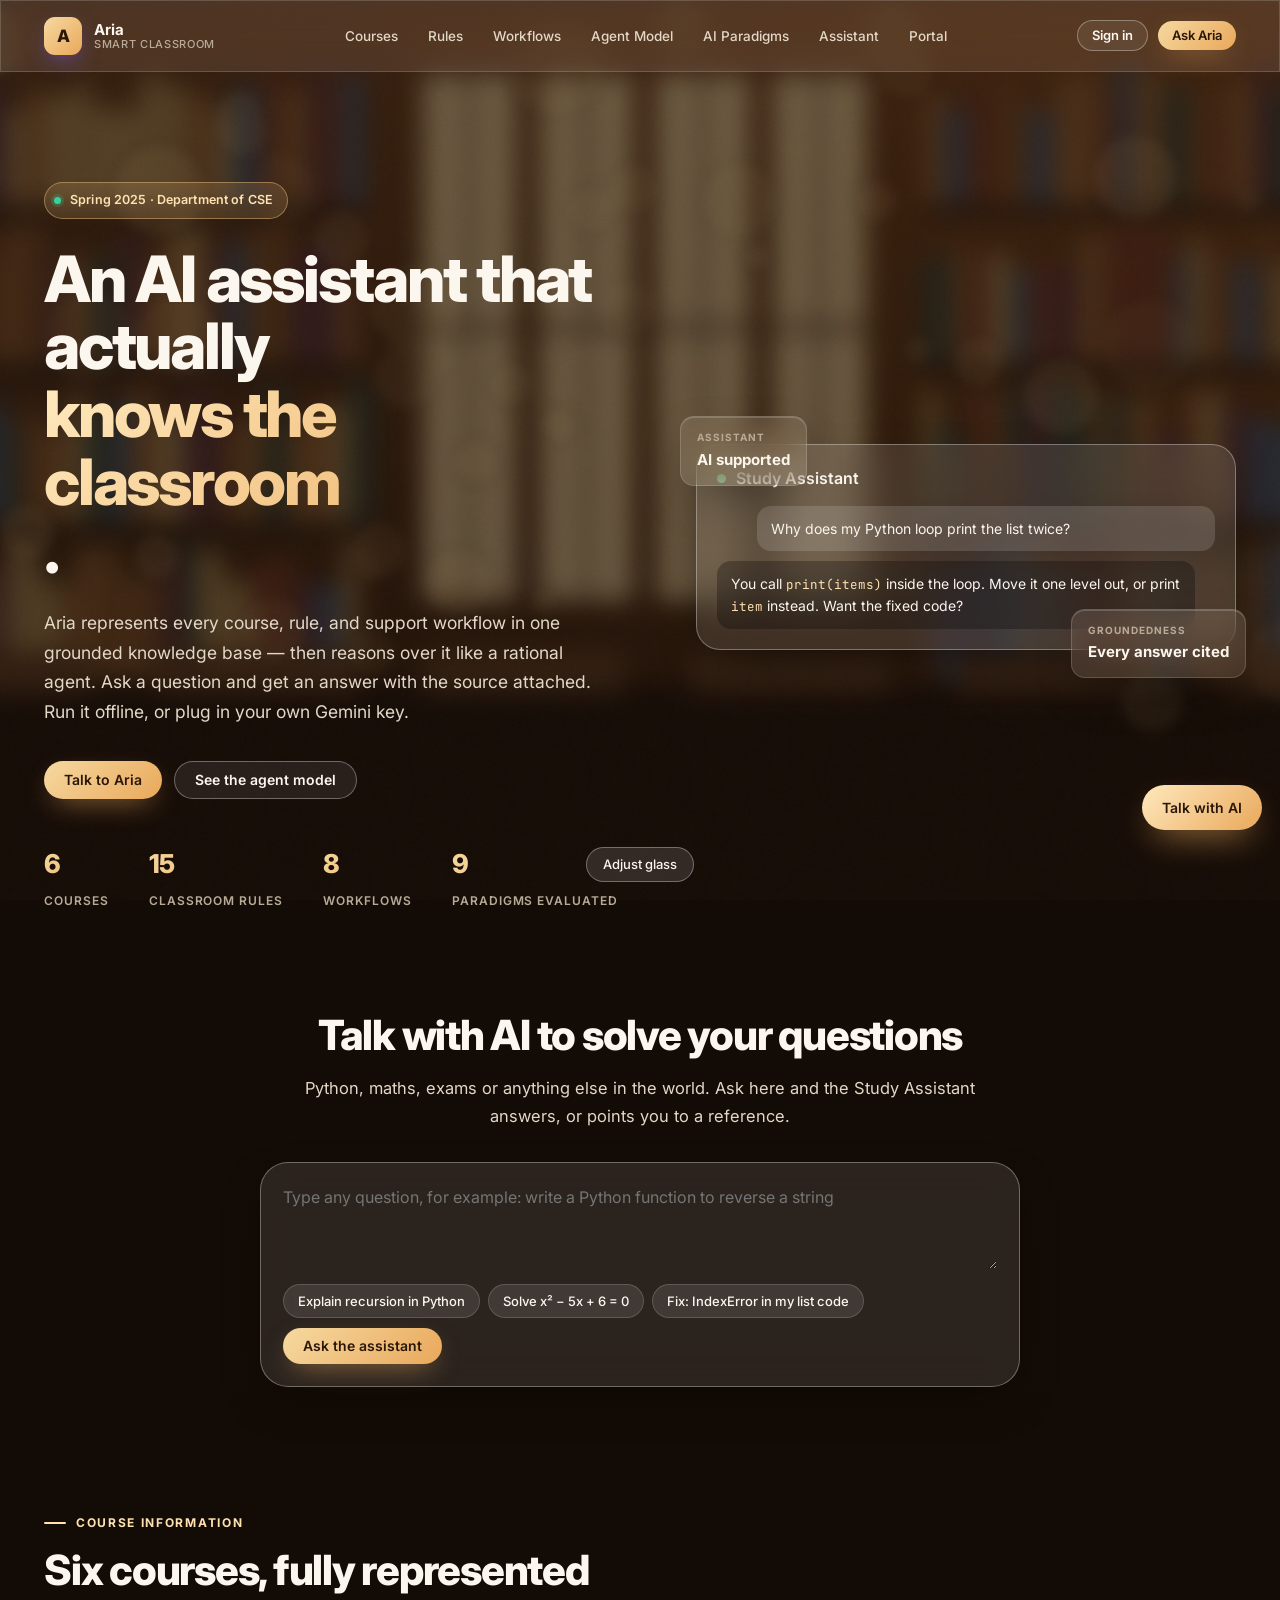
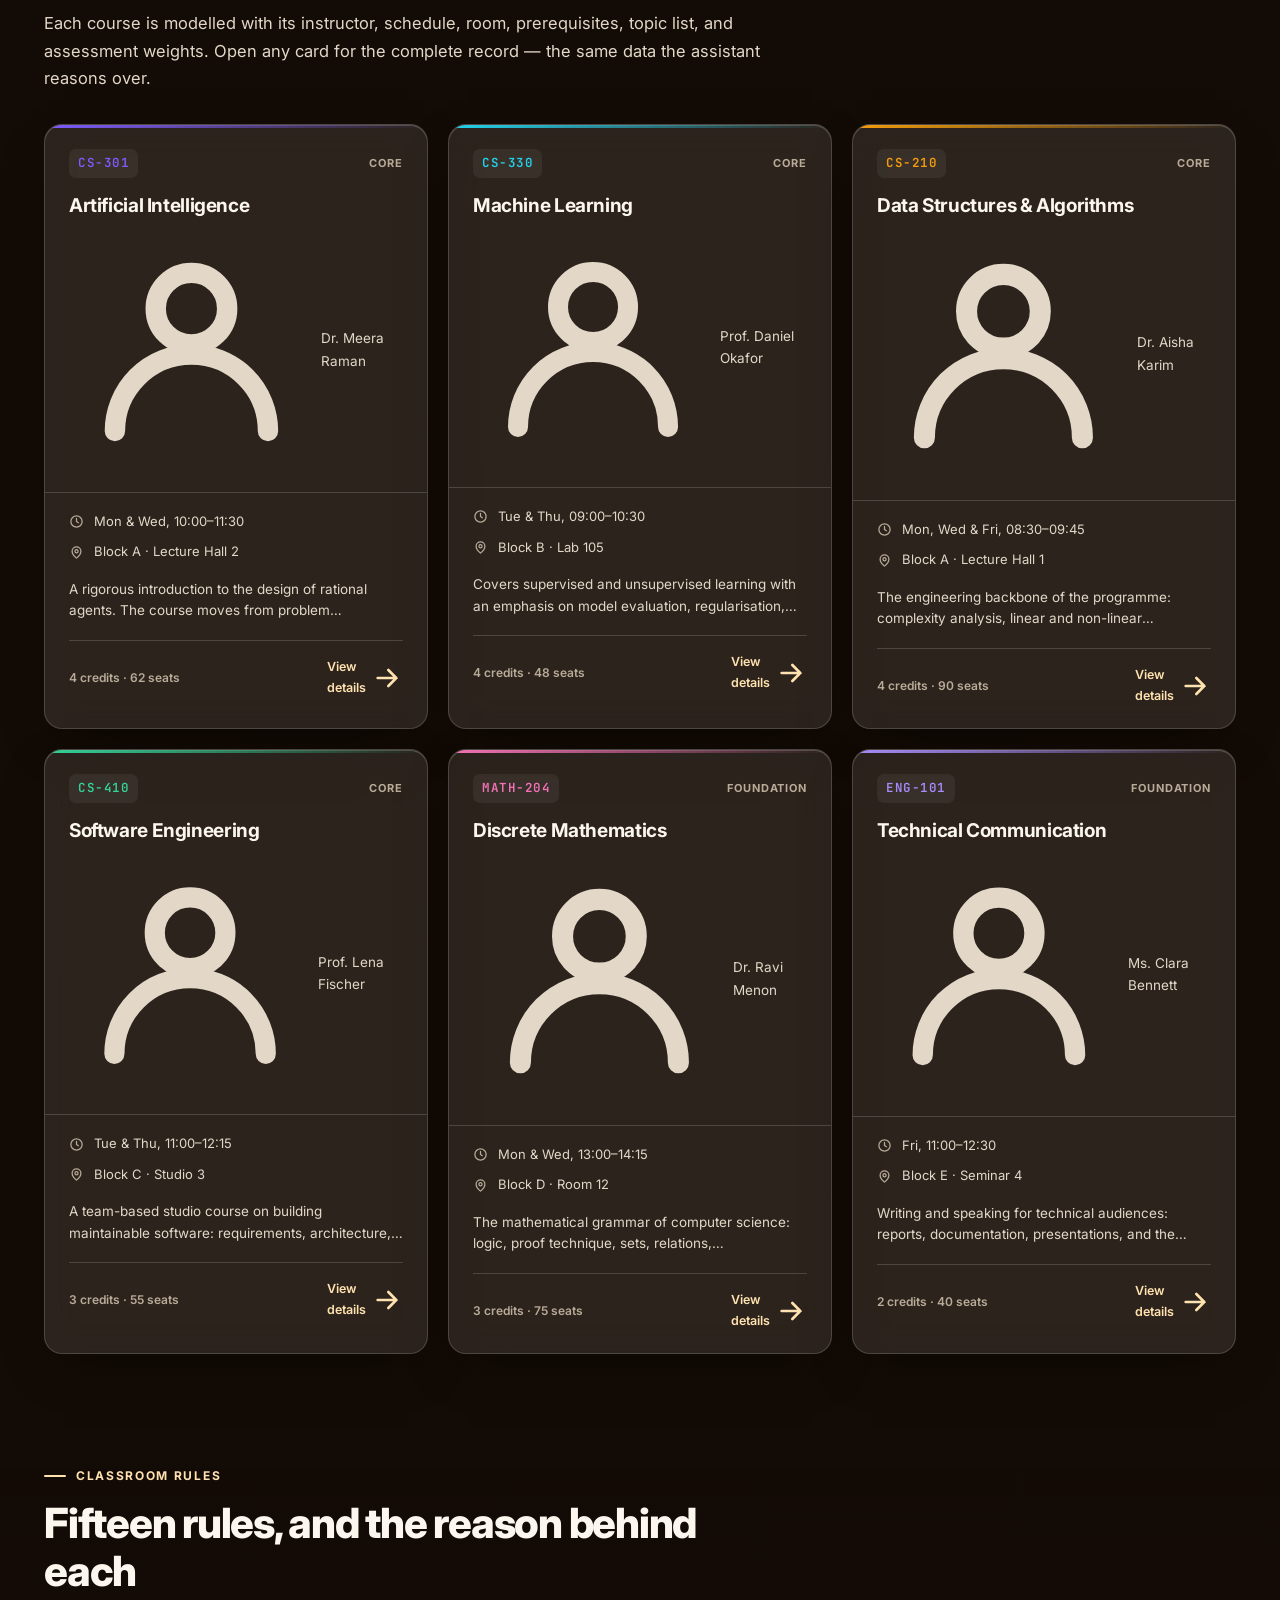
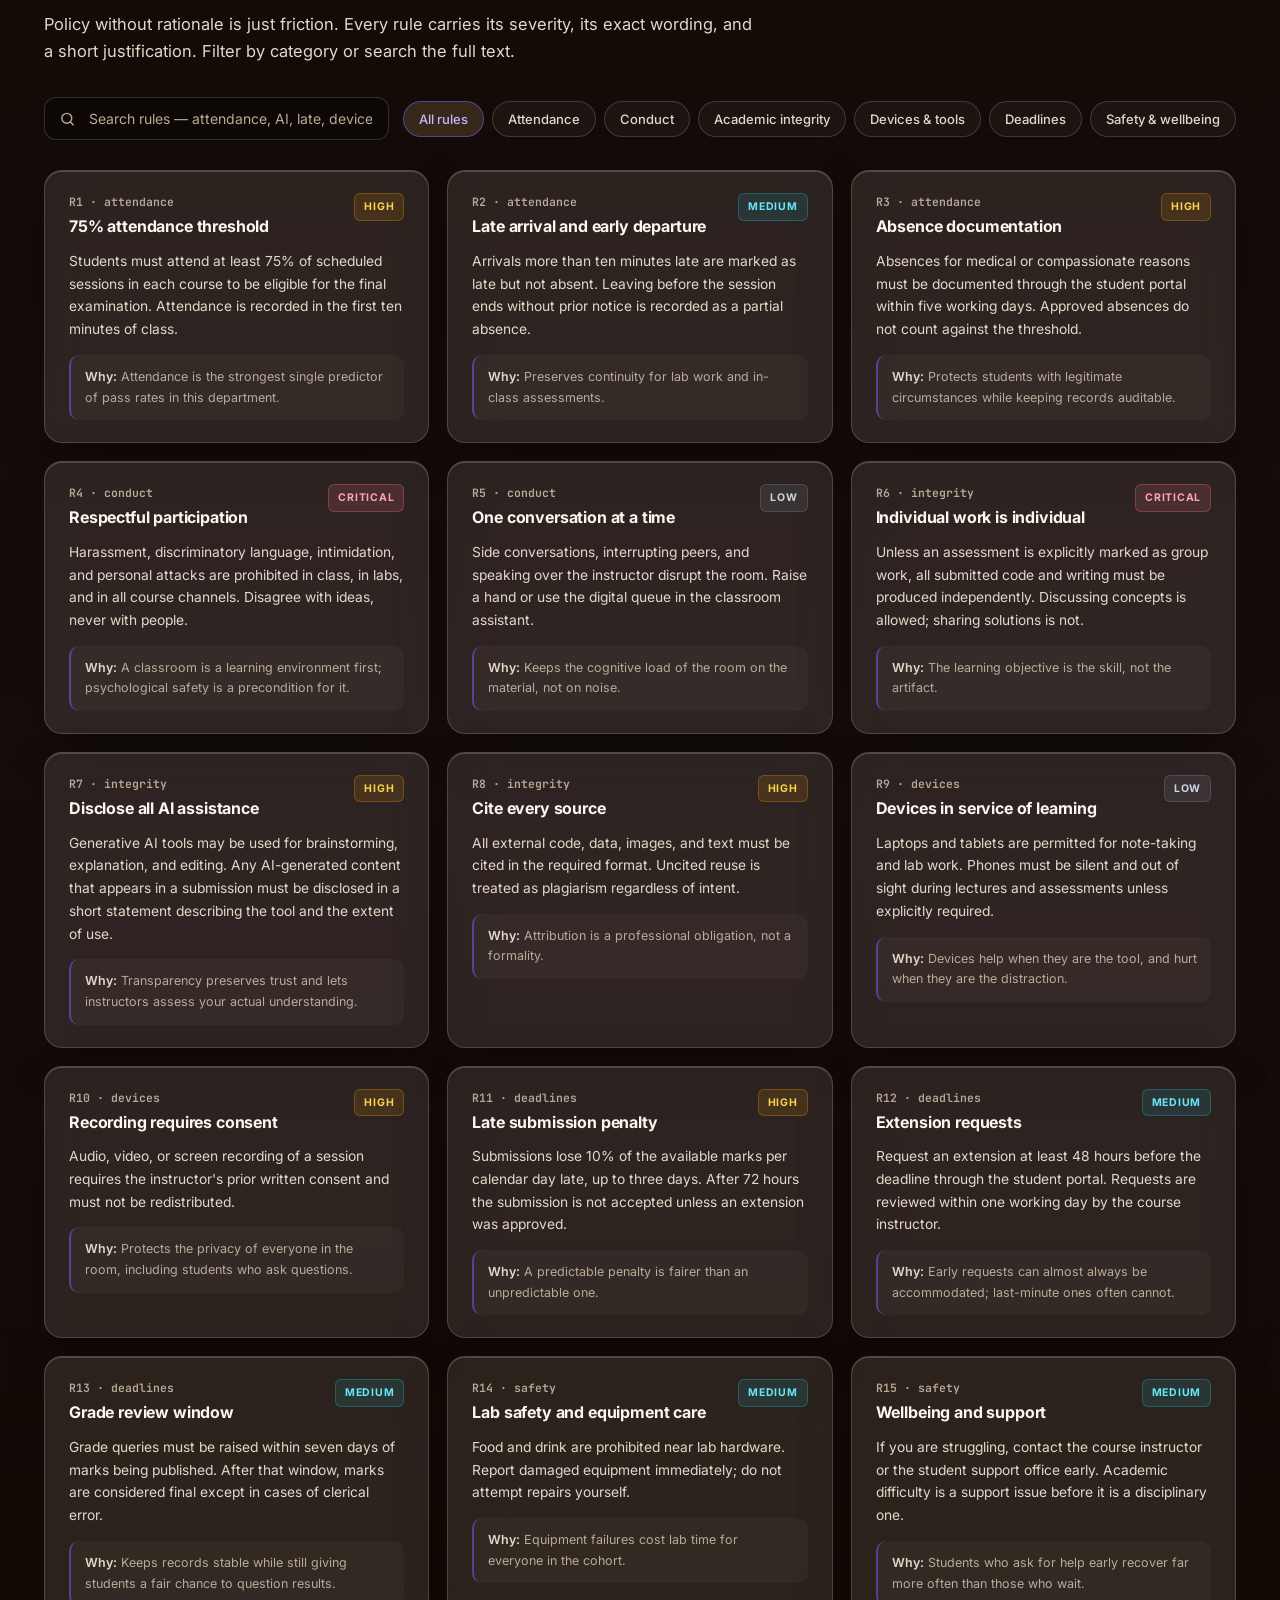
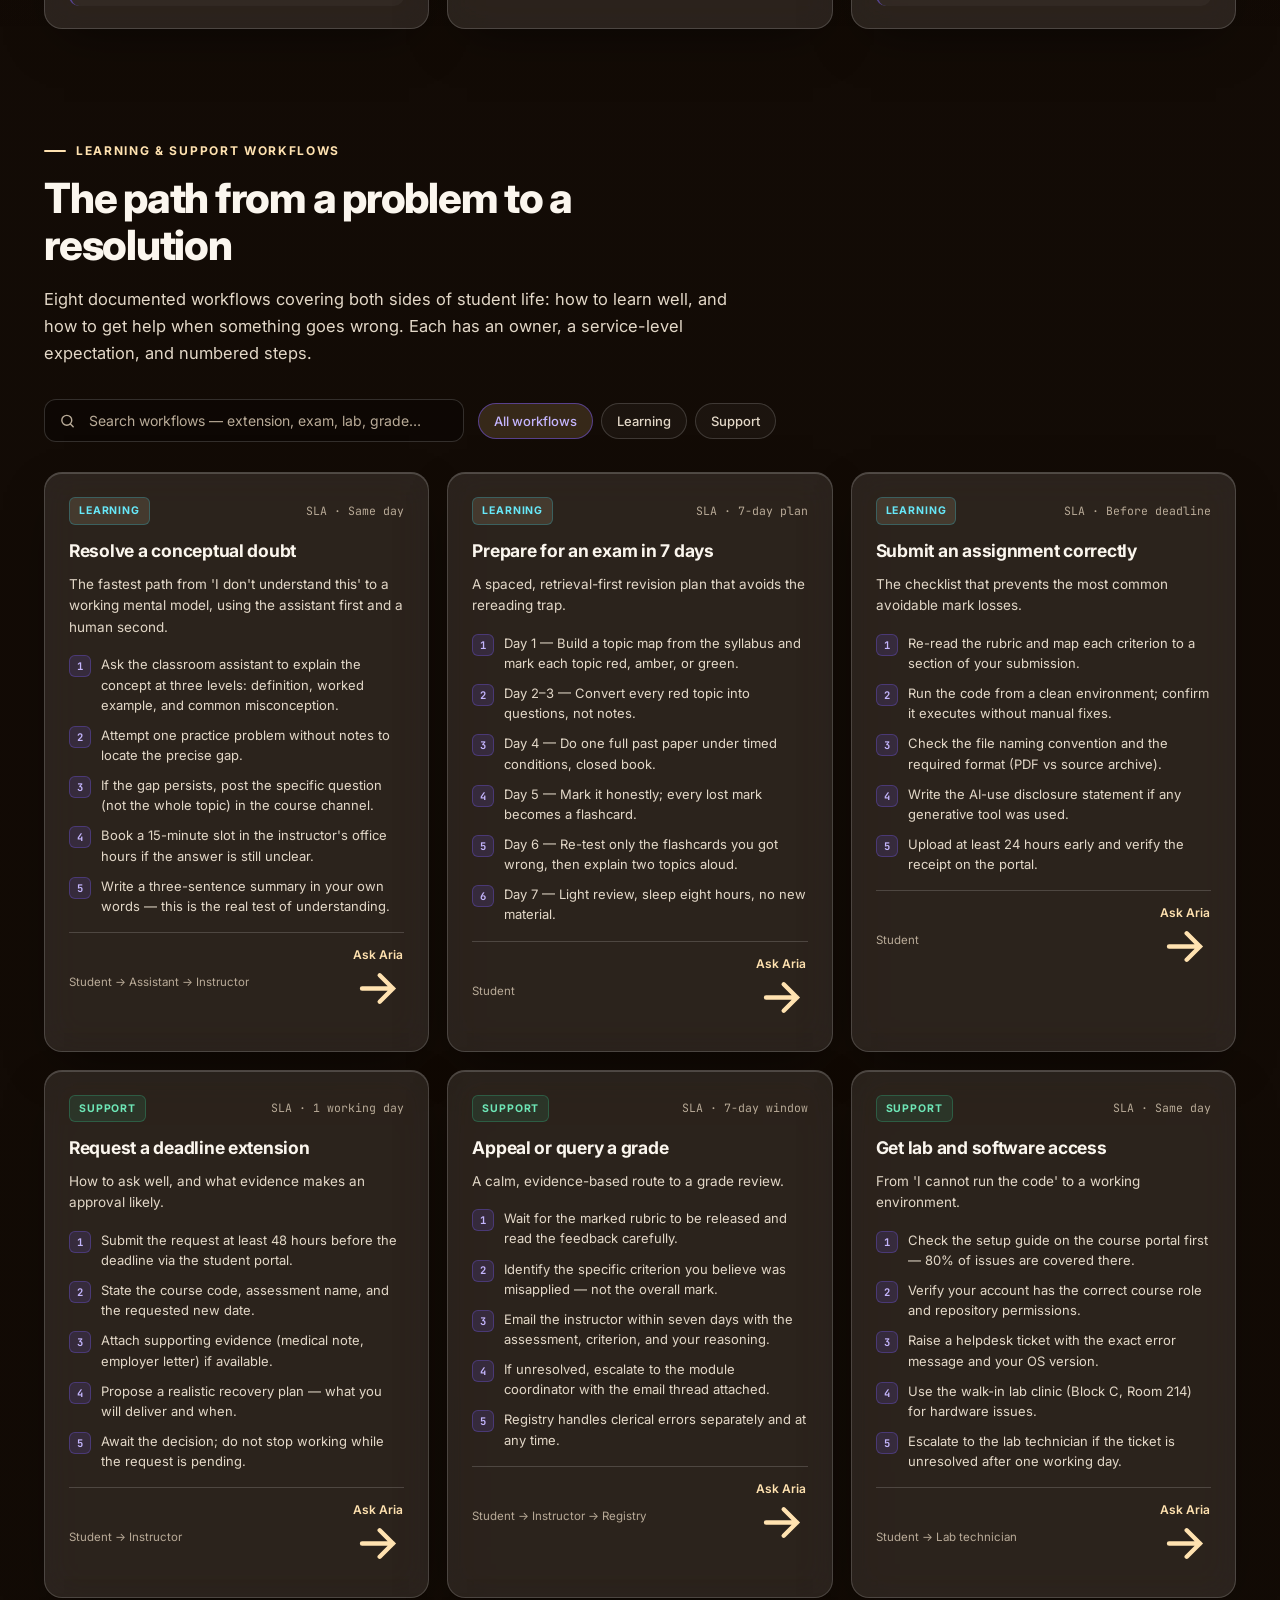
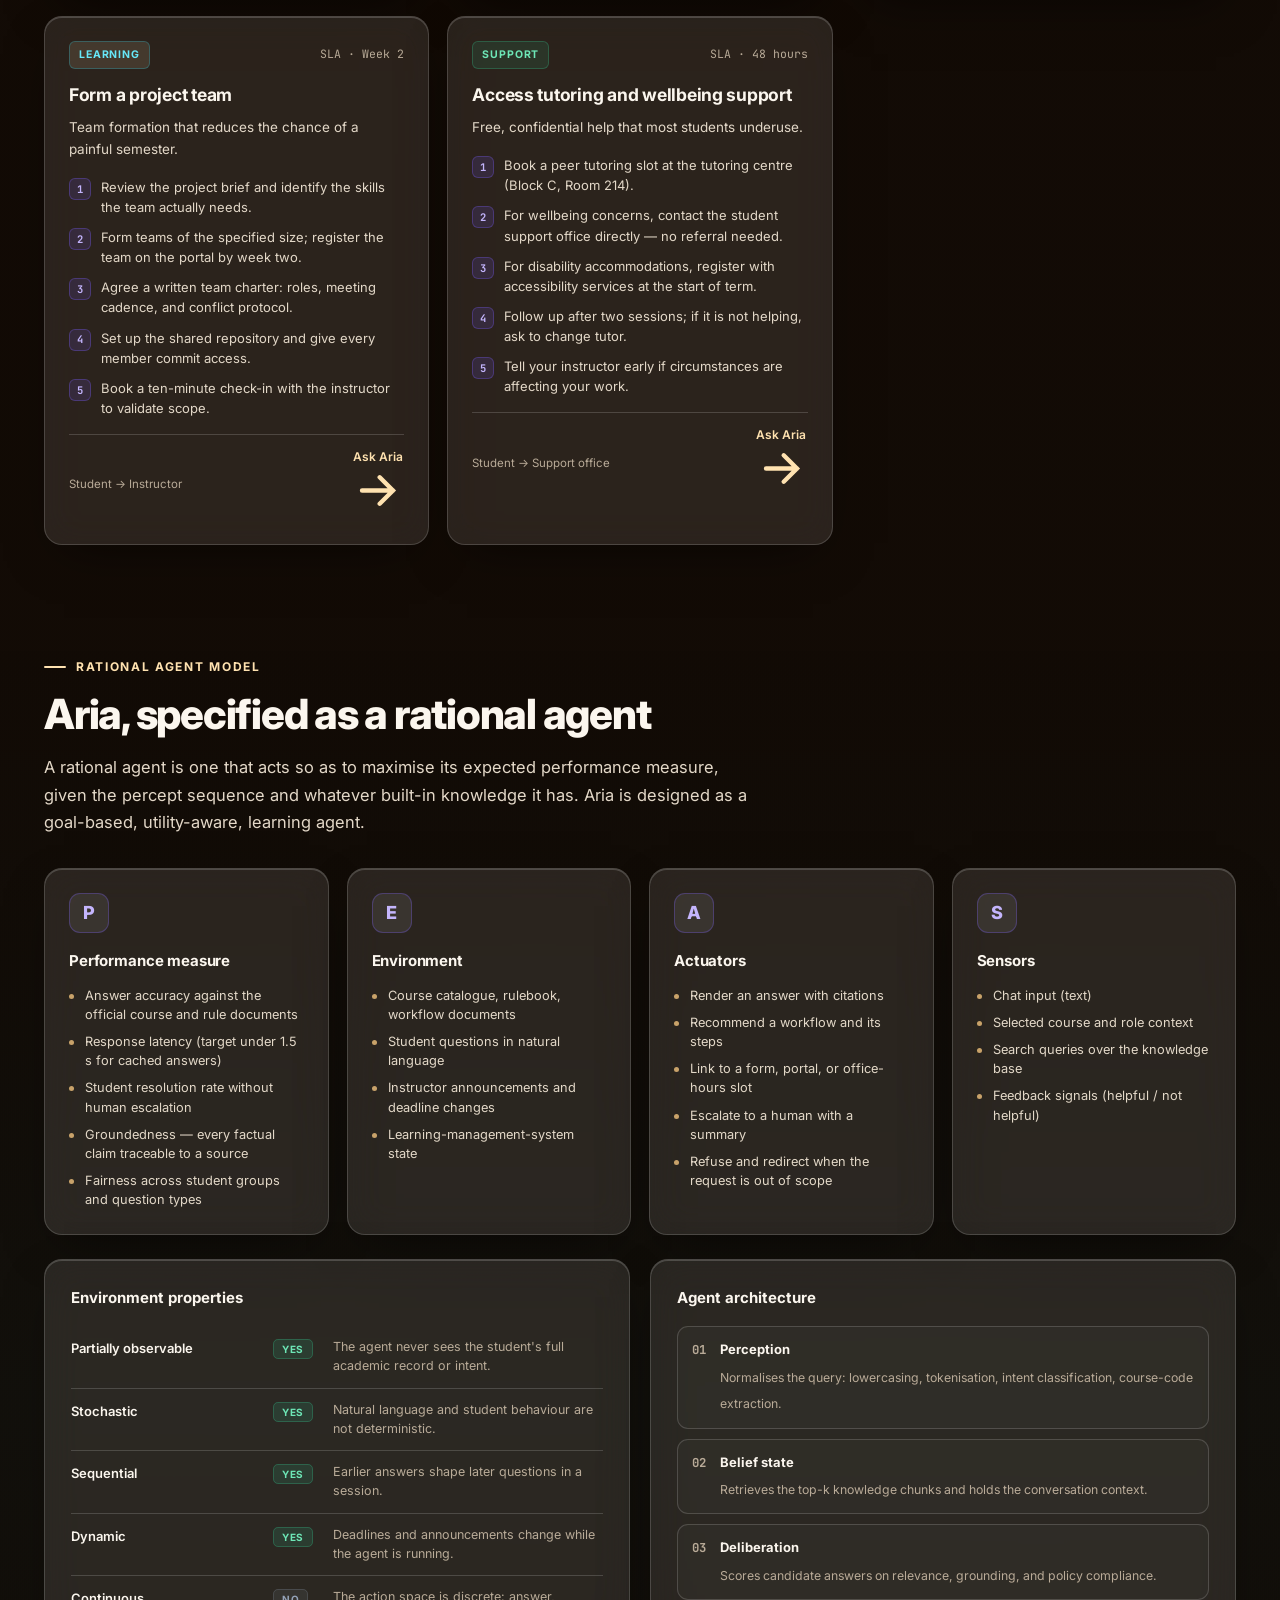
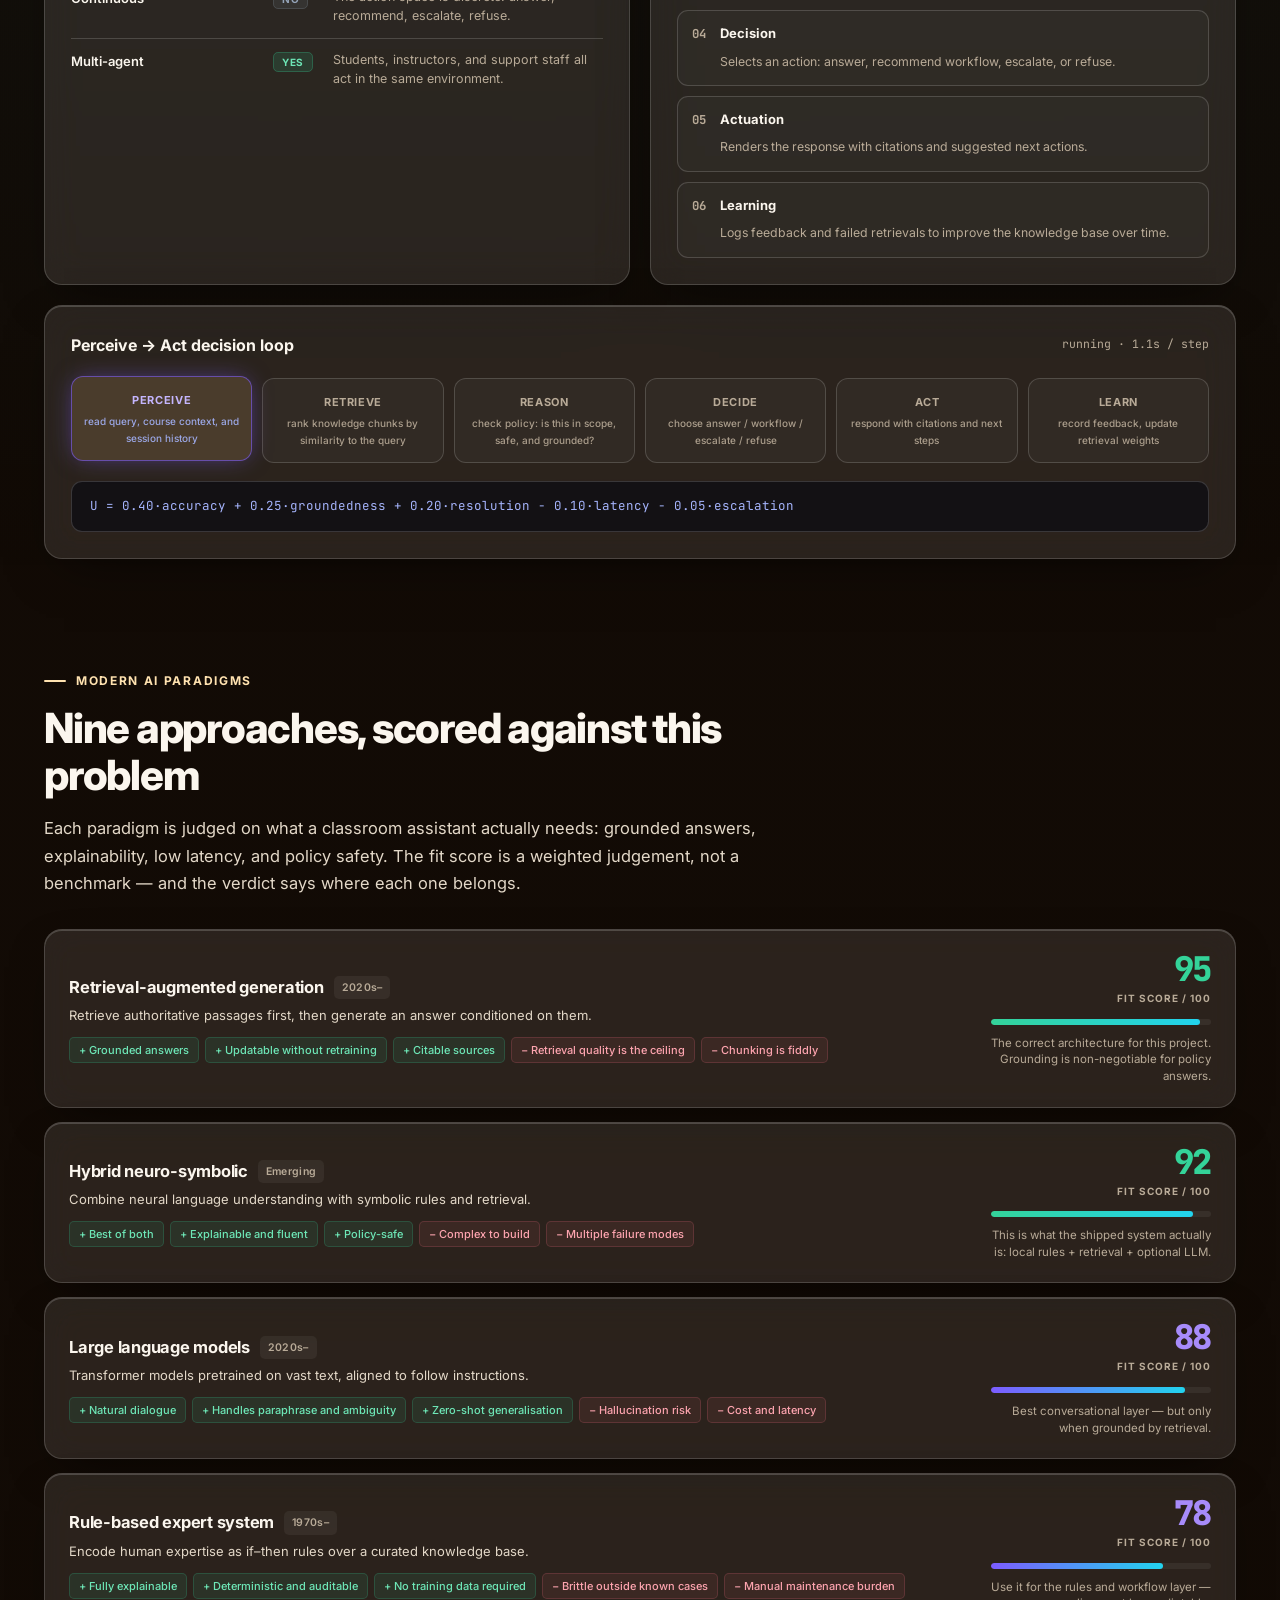
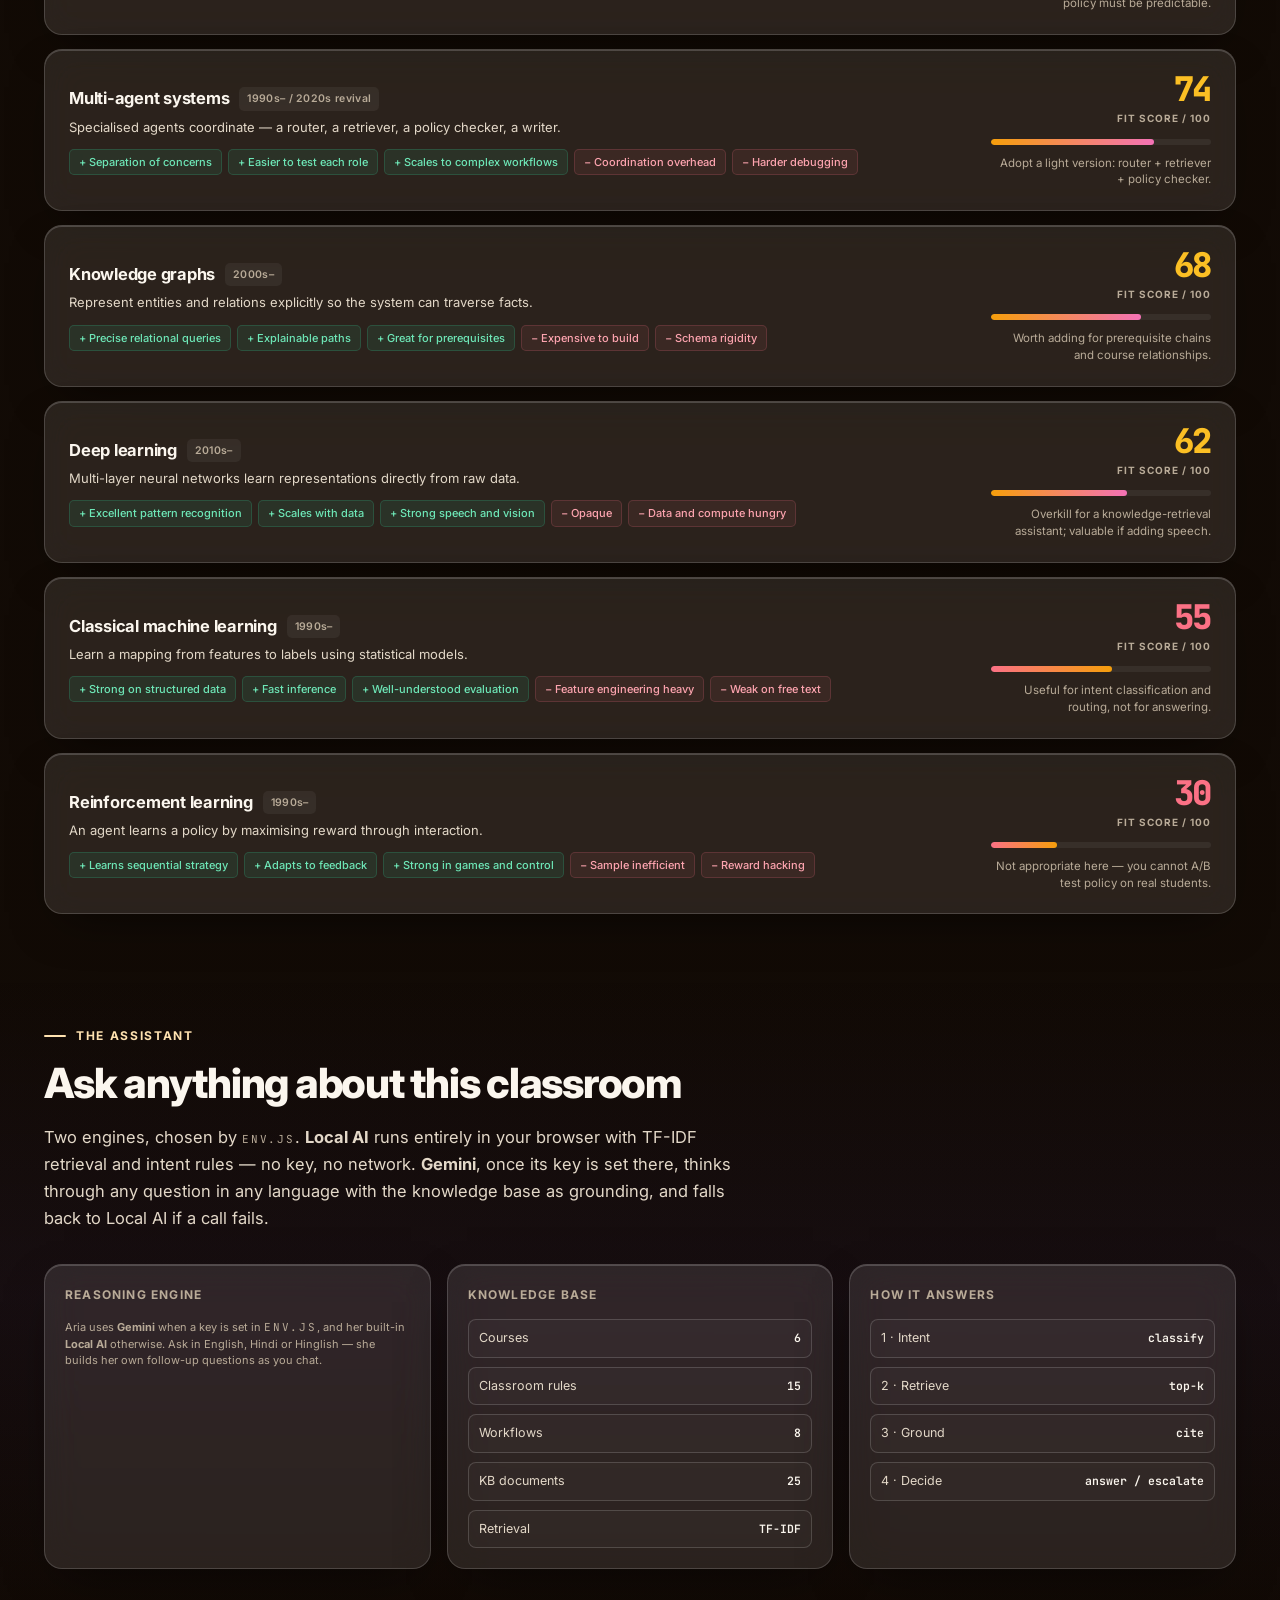
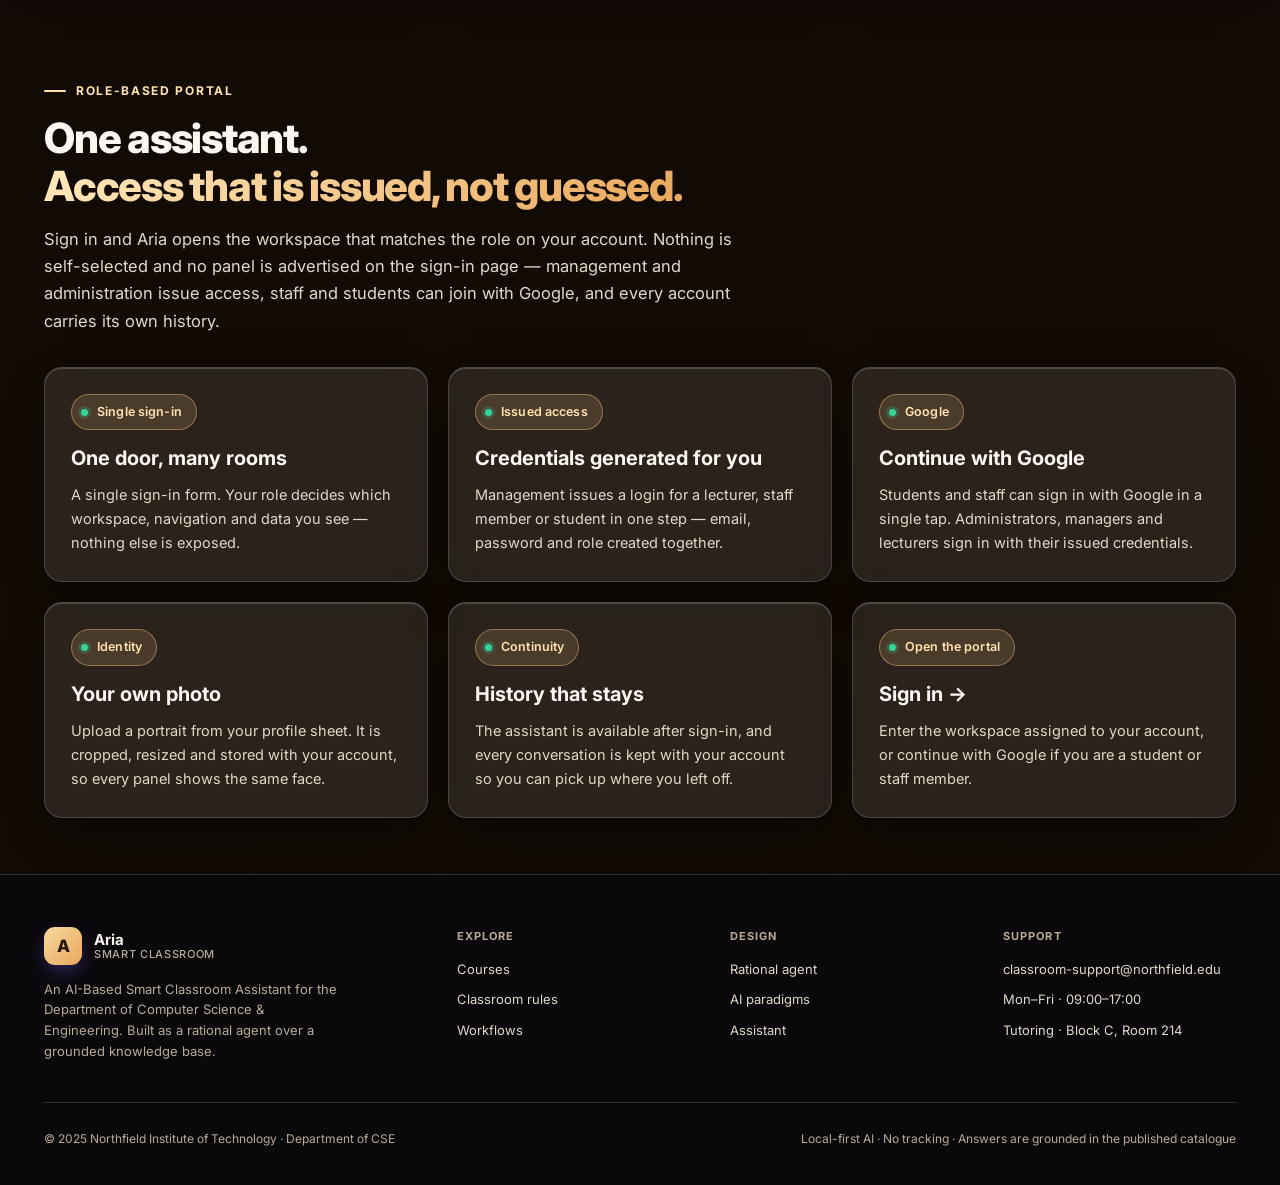
<file: index.html>
<!DOCTYPE html>
<html lang="en">
<head>
<meta charset="UTF-8" />
<meta name="viewport" content="width=device-width, initial-scale=1.0" />
<title>Aria — AI-Based Smart Classroom Assistant</title>
<meta name="description" content="An AI classroom assistant that represents course information and classroom rules, searches learning and support workflows, models a rational agent, and evaluates modern AI paradigms." />
<link rel="preconnect" href="https://fonts.googleapis.com" />
<link rel="preconnect" href="https://fonts.gstatic.com" crossorigin />
<link rel="stylesheet" href="assets/css/styles.css" />
<link rel="stylesheet" href="assets/css/advanced.css" />
<link rel="icon" href="data:image/svg+xml,<svg xmlns='http://www.w3.org/2000/svg' viewBox='0 0 100 100'><rect width='100' height='100' rx='24' fill='%237c5cff'/><text x='50' y='70' font-size='58' font-family='Arial' font-weight='bold' fill='white' text-anchor='middle'>A</text></svg>" />
<link rel="stylesheet" href="assets/css/theme.css" />
<script src="assets/js/glass.js"></script>
<link rel="stylesheet" href="assets/css/helper.css" />
<script src="assets/js/helper.js"></script>
</head>
<body>

<div class="atmos" aria-hidden="true">
  <div class="blob b1"></div>
  <div class="blob b2"></div>
  <div class="blob b3"></div>
  <div class="grid"></div>
  <div class="grain"></div>
  <div class="vig"></div>
</div>

<!-- ============================ NAV ============================ -->
<nav class="nav">
  <div class="nav-inner">
    <a href="#home" class="brand">
      <div class="brand-mark">A</div>
      <div class="brand-text">
        <b>Aria</b>
        <span>Smart Classroom</span>
      </div>
    </a>

    <div class="nav-links">
      <a href="#courses">Courses</a>
      <a href="#rules">Rules</a>
      <a href="#workflows">Workflows</a>
      <a href="#agent">Agent Model</a>
      <a href="#paradigms">AI Paradigms</a>
      <a href="#assistant">Assistant</a>
      <a href="#portal">Portal</a>
    </div>

    <div class="nav-actions">
      <a href="login.html" class="btn btn-ghost btn-sm">Sign in</a>
      <a href="#assistant" class="btn btn-primary btn-sm">Ask Aria</a>
      <button class="nav-toggle" aria-label="Toggle navigation">☰</button>
    </div>
  </div>
</nav>

<!-- ============================ HERO ============================ -->
<section class="hero" id="home">
  <div class="wrap">
    <div class="hero-grid">
      <div>
        <div class="pill"><span class="dot"></span> Spring 2025 · Department of CSE</div>
        <h1>An AI assistant that actually <span class="grad-text">knows the classroom</span>.</h1>
        <p class="hero-sub">
          Aria represents every course, rule, and support workflow in one grounded knowledge base — then reasons over it like a rational agent. Ask a question and get an answer with the source attached. Run it offline, or plug in your own Gemini key.
        </p>
        <div class="hero-cta">
          <a href="#assistant" class="btn btn-primary">Talk to Aria</a>
          <a href="#agent" class="btn btn-ghost">See the agent model</a>
        </div>
        <div class="hero-stats">
          <div class="hero-stat"><b>6</b><span>Courses</span></div>
          <div class="hero-stat"><b>15</b><span>Classroom rules</span></div>
          <div class="hero-stat"><b>8</b><span>Workflows</span></div>
          <div class="hero-stat"><b>9</b><span>Paradigms evaluated</span></div>
        </div>
      </div>

      <div class="hero-visual">
        <div class="hv-card">
          <div class="hv-top"><span class="hv-dot"></span> Study Assistant</div>
          <div class="hv-q">Why does my Python loop print the list twice?</div>
          <div class="hv-a">You call <code>print(items)</code> inside the loop. Move it one level out, or print <code>item</code> instead. Want the fixed code?</div>
        </div>
        <div class="float-card fc-1">
          <div class="fc-label">Assistant</div>
          <div class="fc-value">AI supported</div>
        </div>
        <div class="float-card fc-2">
          <div class="fc-label">Groundedness</div>
          <div class="fc-value">Every answer cited</div>
        </div>
      </div>
    </div>
  </div>
</section>

<!-- ============================ TALK WITH AI ============================ -->
<section id="talk" style="padding:40px 0 70px">
  <div class="wrap">
    <div class="sec-head reveal" style="text-align:center;margin-inline:auto">
      <h2>Talk with AI to solve your questions</h2>
      <p>Python, maths, exams or anything else in the world. Ask here and the Study Assistant answers, or points you to a reference.</p>
    </div>
    <div class="composer">
      <textarea id="composerText" placeholder="Type any question, for example: write a Python function to reverse a string"></textarea>
      <div class="composer-row">
        <div class="chips">
          <button type="button">Explain recursion in Python</button>
          <button type="button">Solve x² − 5x + 6 = 0</button>
          <button type="button">Fix: IndexError in my list code</button>
        </div>
        <button type="button" class="btn btn-primary" id="composerGo">Ask the assistant</button>
      </div>
    </div>
  </div>
</section>

<!-- ============================ COURSES ============================ -->
<section id="courses">
  <div class="wrap">
    <div class="sec-head reveal">
      <div class="sec-eyebrow">Course information</div>
      <h2>Six courses, fully represented</h2>
      <p>Each course is modelled with its instructor, schedule, room, prerequisites, topic list, and assessment weights. Open any card for the complete record — the same data the assistant reasons over.</p>
    </div>
    <div class="course-grid" id="courseGrid"></div>
  </div>
</section>

<!-- ============================ RULES ============================ -->
<section id="rules" style="background:linear-gradient(180deg,transparent,rgba(124,92,255,0.03),transparent)">
  <div class="wrap">
    <div class="sec-head reveal">
      <div class="sec-eyebrow">Classroom rules</div>
      <h2>Fifteen rules, and the reason behind each</h2>
      <p>Policy without rationale is just friction. Every rule carries its severity, its exact wording, and a short justification. Filter by category or search the full text.</p>
    </div>

    <div class="toolbar reveal">
      <div class="search-box">
        <svg viewBox="0 0 24 24" fill="none" stroke="currentColor" stroke-width="2" stroke-linecap="round"><circle cx="11" cy="11" r="7"/><path d="m20 20-3.5-3.5"/></svg>
        <input type="text" id="ruleSearch" placeholder="Search rules — attendance, AI, late, devices…" />
      </div>
      <div class="filter-chips" id="ruleFilters"></div>
    </div>

    <div class="rules-grid" id="rulesGrid"></div>
  </div>
</section>

<!-- ============================ WORKFLOWS ============================ -->
<section id="workflows">
  <div class="wrap">
    <div class="sec-head reveal">
      <div class="sec-eyebrow">Learning &amp; support workflows</div>
      <h2>The path from a problem to a resolution</h2>
      <p>Eight documented workflows covering both sides of student life: how to learn well, and how to get help when something goes wrong. Each has an owner, a service-level expectation, and numbered steps.</p>
    </div>

    <div class="toolbar reveal">
      <div class="search-box">
        <svg viewBox="0 0 24 24" fill="none" stroke="currentColor" stroke-width="2" stroke-linecap="round"><circle cx="11" cy="11" r="7"/><path d="m20 20-3.5-3.5"/></svg>
        <input type="text" id="wfSearch" placeholder="Search workflows — extension, exam, lab, grade…" />
      </div>
      <div class="filter-chips" id="wfFilters"></div>
    </div>

    <div class="wf-grid" id="wfGrid"></div>
  </div>
</section>

<!-- ============================ AGENT ============================ -->
<section id="agent" style="background:linear-gradient(180deg,transparent,rgba(34,211,238,0.03),transparent)">
  <div class="wrap">
    <div class="sec-head reveal">
      <div class="sec-eyebrow">Rational agent model</div>
      <h2>Aria, specified as a rational agent</h2>
      <p id="agentDef">A rational agent acts to maximise its expected performance measure given the percept sequence and its built-in knowledge.</p>
    </div>

    <div class="peas-grid" id="peasGrid"></div>

    <div class="agent-two">
      <div class="card reveal" style="padding:26px">
        <h3 style="font-size:15px;font-weight:700;margin-bottom:16px">Environment properties</h3>
        <table class="env-table" id="envTable"></table>
      </div>

      <div class="card reveal" style="padding:26px">
        <h3 style="font-size:15px;font-weight:700;margin-bottom:16px">Agent architecture</h3>
        <div class="arch-list" id="archList"></div>
      </div>
    </div>

    <div class="card loop-panel reveal">
      <div class="loop-head">
        <h3>Perceive → Act decision loop</h3>
        <span style="font-size:11.5px;color:var(--text-3);font-family:var(--mono)">running · 1.1s / step</span>
      </div>
      <div class="loop-steps" id="loopSteps"></div>
      <div class="formula" id="formula"></div>
    </div>
  </div>
</section>

<!-- ============================ PARADIGMS ============================ -->
<section id="paradigms">
  <div class="wrap">
    <div class="sec-head reveal">
      <div class="sec-eyebrow">Modern AI paradigms</div>
      <h2>Nine approaches, scored against this problem</h2>
      <p>Each paradigm is judged on what a classroom assistant actually needs: grounded answers, explainability, low latency, and policy safety. The fit score is a weighted judgement, not a benchmark — and the verdict says where each one belongs.</p>
    </div>
    <div class="paradigm-list" id="paradigmList"></div>
  </div>
</section>

<!-- ============================ ASSISTANT ============================ -->
<section id="assistant" style="background:linear-gradient(180deg,transparent,rgba(124,92,255,0.05),transparent)">
  <div class="wrap">
    <div class="sec-head reveal">
      <div class="sec-eyebrow">The assistant</div>
      <h2>Ask anything about this classroom</h2>
      <p>Two engines, chosen by <span class="mono">env.js</span>. <strong>Local AI</strong> runs entirely in your browser with TF-IDF retrieval and intent rules — no key, no network. <strong>Gemini</strong>, once its key is set there, thinks through any question in any language with the knowledge base as grounding, and falls back to Local AI if a call fails.</p>
    </div>

    <div class="assistant-shell">
      <!-- chat -->
      <div class="chat-panel" id="chatPanel">
        <div class="chat-head">
          <div class="chat-id">
            <div class="chat-avatar">A</div>
            <div>
              <b>Aria</b>
              <span>Smart Classroom Assistant</span>
            </div>
          </div>
          <span style="display:flex;align-items:center"><span class="mode-badge mode-local" id="modeBadge">LOCAL AI</span><button type="button" class="aria-close" id="ariaClose" aria-label="Close assistant">×</button></span>
        </div>

        <div class="chat-body" id="chatBody">
          <div class="msg bot">
            <div class="msg-avatar">A</div>
            <div class="msg-bubble">
              <p>Hello — I'm <strong>Aria</strong>. I have the full course catalogue, all fifteen classroom rules, and eight learning and support workflows loaded.</p>
              <p>Ask me something like <em>“What's the late submission penalty?”</em> or <em>“When is CS-301 and who teaches it?”</em> — I'll answer from the source and show you which one I used.</p>
            </div>
          </div>
        </div>

        <div class="chat-suggest">
          <button class="sugg">Can I use AI for my assignments?</button>
          <button class="sugg">How do I request an extension?</button>
          <button class="sugg">What is the attendance requirement?</button>
          <button class="sugg">How should I prepare for an exam?</button>
        </div>

        <div class="chat-input-row">
          <div class="chat-input-wrap">
            <textarea id="chatInput" rows="1" placeholder="Ask about a course, a rule, or a workflow…"></textarea>
            <button class="send-btn" id="sendBtn" aria-label="Send message">
              <svg viewBox="0 0 24 24" fill="none" stroke="currentColor" stroke-width="2" stroke-linecap="round" stroke-linejoin="round" width="18" height="18"><path d="m4 12 16-8-6 16-2.5-6.5L4 12z"/></svg>
            </button>
          </div>
          <div class="chat-hint">Enter to send · Shift + Enter for a new line</div>
        </div>

        <!-- login gate -->
        <div class="chat-lock" id="chatLock" hidden>
          <div class="chat-lock-card">
            <div class="chat-lock-ico">
              <svg viewBox="0 0 24 24" fill="none" stroke="currentColor" stroke-width="1.8" stroke-linecap="round" stroke-linejoin="round"><rect x="4" y="10" width="16" height="10" rx="2.5"/><path d="M8 10V7a4 4 0 0 1 8 0v3"/></svg>
            </div>
            <h4>Sign in to talk to Aria</h4>
            <p>Conversations are tied to your account so your history is still here next time. Sign in with your issued credentials, or continue with Google if you are a student.</p>
            <div class="chat-lock-actions">
              <a href="login.html" class="btn btn-primary btn-sm">Sign in</a>
            </div>
          </div>
        </div>
      </div>

      <!-- side panel -->
      <aside class="side-panel">
        <div class="card side-card reveal">
          <h4>Reasoning engine</h4>
          <p class="key-note" style="margin:0 0 10px">Aria uses <b>Gemini</b> when a key is set in <span class="mono">env.js</span>, and her built-in <b>Local AI</b> otherwise. Ask in English, Hindi or Hinglish — she builds her own follow-up questions as you chat.</p>
        </div>

        <div class="card side-card reveal">
          <h4>Knowledge base</h4>
          <div class="mini-list">
            <div class="mini-item"><span>Courses</span><b>6</b></div>
            <div class="mini-item"><span>Classroom rules</span><b>15</b></div>
            <div class="mini-item"><span>Workflows</span><b>8</b></div>
            <div class="mini-item"><span>KB documents</span><b>25</b></div>
            <div class="mini-item"><span>Retrieval</span><b>TF-IDF</b></div>
          </div>
        </div>

        <div class="card side-card reveal">
          <h4>How it answers</h4>
          <div class="mini-list">
            <div class="mini-item"><span>1 · Intent</span><b>classify</b></div>
            <div class="mini-item"><span>2 · Retrieve</span><b>top-k</b></div>
            <div class="mini-item"><span>3 · Ground</span><b>cite</b></div>
            <div class="mini-item"><span>4 · Decide</span><b>answer / escalate</b></div>
          </div>
        </div>
      </aside>
    </div>
  </div>
</section>

<!-- ============================ PORTAL ============================ -->
<section id="portal">
  <div class="wrap">
    <div class="sec-head reveal">
      <div class="sec-eyebrow">Role-based portal</div>
      <h2>One assistant. <span class="grad-text">Access that is issued, not guessed.</span></h2>
      <p>Sign in and Aria opens the workspace that matches the role on your account. Nothing is self-selected and no panel is advertised on the sign-in page — management and administration issue access, staff and students can join with Google, and every account carries its own history.</p>
    </div>
    <div class="course-grid">
      <a href="login.html" class="card" style="text-decoration:none;color:inherit">
        <div class="pill" style="margin-bottom:12px"><span class="dot"></span> Single sign-in</div>
        <h3 style="font-size:20px;margin-bottom:8px">One door, many rooms</h3>
        <p style="color:var(--text-2);font-size:14.5px">A single sign-in form. Your role decides which workspace, navigation and data you see — nothing else is exposed.</p>
      </a>
      <a href="login.html" class="card" style="text-decoration:none;color:inherit">
        <div class="pill" style="margin-bottom:12px"><span class="dot"></span> Issued access</div>
        <h3 style="font-size:20px;margin-bottom:8px">Credentials generated for you</h3>
        <p style="color:var(--text-2);font-size:14.5px">Management issues a login for a lecturer, staff member or student in one step — email, password and role created together.</p>
      </a>
      <a href="login.html" class="card" style="text-decoration:none;color:inherit">
        <div class="pill" style="margin-bottom:12px"><span class="dot"></span> Google</div>
        <h3 style="font-size:20px;margin-bottom:8px">Continue with Google</h3>
        <p style="color:var(--text-2);font-size:14.5px">Students and staff can sign in with Google in a single tap. Administrators, managers and lecturers sign in with their issued credentials.</p>
      </a>
      <a href="login.html" class="card" style="text-decoration:none;color:inherit">
        <div class="pill" style="margin-bottom:12px"><span class="dot"></span> Identity</div>
        <h3 style="font-size:20px;margin-bottom:8px">Your own photo</h3>
        <p style="color:var(--text-2);font-size:14.5px">Upload a portrait from your profile sheet. It is cropped, resized and stored with your account, so every panel shows the same face.</p>
      </a>
      <a href="login.html" class="card" style="text-decoration:none;color:inherit">
        <div class="pill" style="margin-bottom:12px"><span class="dot"></span> Continuity</div>
        <h3 style="font-size:20px;margin-bottom:8px">History that stays</h3>
        <p style="color:var(--text-2);font-size:14.5px">The assistant is available after sign-in, and every conversation is kept with your account so you can pick up where you left off.</p>
      </a>
      <a href="login.html" class="card" style="text-decoration:none;color:inherit;background:var(--grad-soft);border-color:rgba(124,92,255,0.35)">
        <div class="pill" style="margin-bottom:12px"><span class="dot"></span> Open the portal</div>
        <h3 style="font-size:20px;margin-bottom:8px">Sign in →</h3>
        <p style="color:var(--text-2);font-size:14.5px">Enter the workspace assigned to your account, or continue with Google if you are a student or staff member.</p>
      </a>
    </div>
  </div>
</section>

<!-- ============================ FOOTER ============================ -->
<footer>
  <div class="wrap">
    <div class="foot-grid">
      <div class="foot-brand">
        <a href="#home" class="brand">
          <div class="brand-mark">A</div>
          <div class="brand-text"><b>Aria</b><span>Smart Classroom</span></div>
        </a>
        <p>An AI-Based Smart Classroom Assistant for the Department of Computer Science &amp; Engineering. Built as a rational agent over a grounded knowledge base.</p>
      </div>
      <div class="foot-col">
        <h5>Explore</h5>
        <a href="#courses">Courses</a>
        <a href="#rules">Classroom rules</a>
        <a href="#workflows">Workflows</a>
      </div>
      <div class="foot-col">
        <h5>Design</h5>
        <a href="#agent">Rational agent</a>
        <a href="#paradigms">AI paradigms</a>
        <a href="#assistant">Assistant</a>
      </div>
      <div class="foot-col">
        <h5>Support</h5>
        <span>classroom-support@northfield.edu</span>
        <span>Mon–Fri · 09:00–17:00</span>
        <span>Tutoring · Block C, Room 214</span>
      </div>
    </div>
    <div class="foot-bottom">
      <span>© 2025 Northfield Institute of Technology · Department of CSE</span>
      <span>Local-first AI · No tracking · Answers are grounded in the published catalogue</span>
    </div>
  </div>
</footer>

<!-- ============================ MODAL ============================ -->
<div class="modal-backdrop" id="courseModal">
  <div class="modal" id="modalContent"></div>
</div>

<script src="assets/js/env.js?v=3"></script>
<script src="assets/js/data.js"></script>
<script src="assets/js/portal-data.js"></script>
<script src="assets/js/auth.js"></script>
<script src="assets/js/ai.js"></script>
<script src="assets/js/assistant.js"></script>
<script src="assets/js/app.js"></script>
<script>
/* Chat is account-scoped: history only makes sense once we know who you are. */
(function () {
  const signed = typeof Auth !== "undefined" && Auth.session && !!Auth.session();
  if (signed) return;
  const panel = document.getElementById("chatPanel");
  const lock = document.getElementById("chatLock");
  if (panel) panel.classList.add("is-locked");
  if (lock) lock.hidden = false;
  const input = document.getElementById("chatInput");
  const send = document.getElementById("sendBtn");
  if (input) { input.disabled = true; input.placeholder = "Sign in to chat with Aria"; }
  if (send) send.disabled = true;
  document.querySelectorAll(".chat-suggest .sugg").forEach(function (b) { b.disabled = true; });
})();
</script>
</body>
</html>
</file>
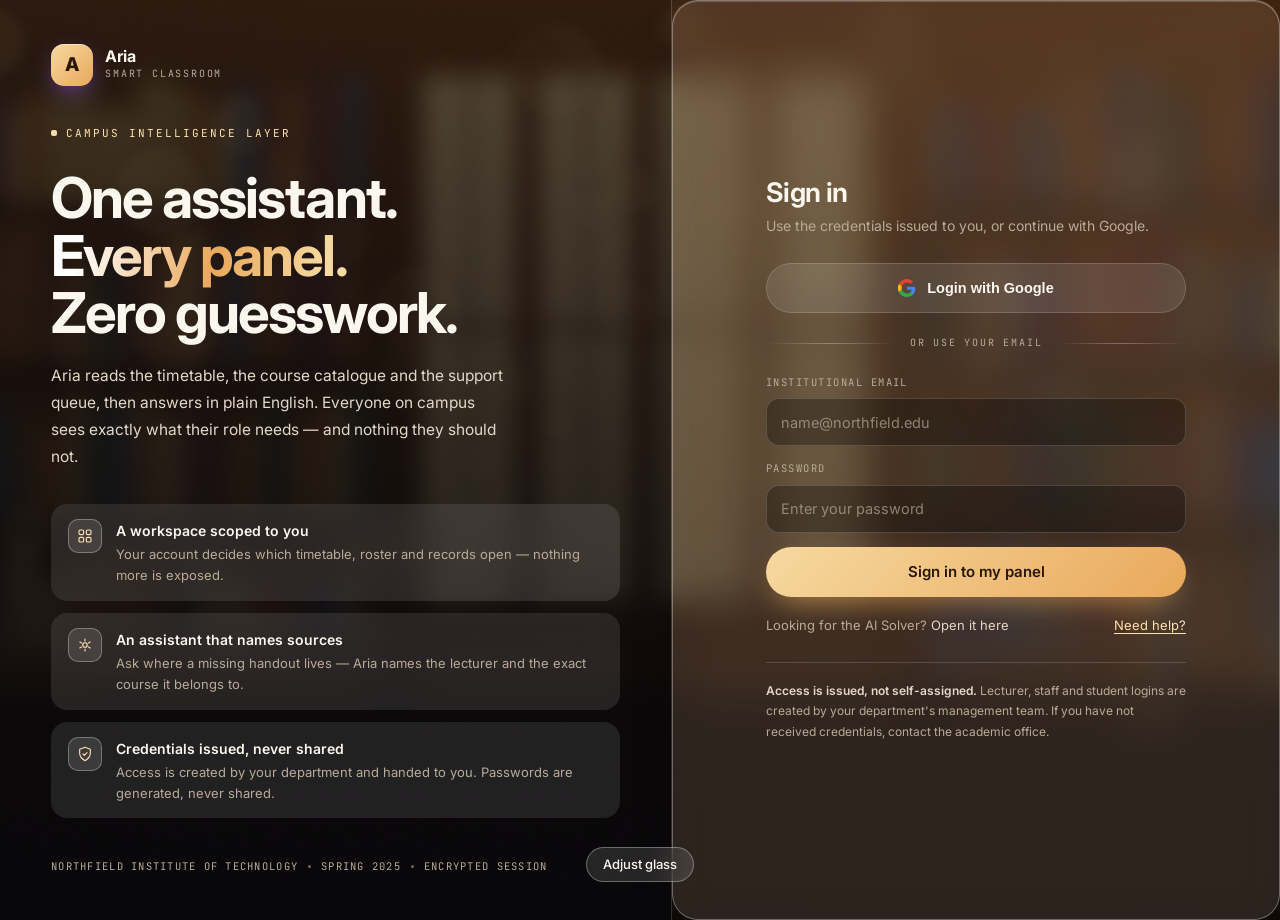
<file: dashboard.html>
<!DOCTYPE html>
<html lang="en">
<head>
<meta charset="UTF-8" />
<meta name="viewport" content="width=device-width, initial-scale=1.0" />
<title>Dashboard — Aria Smart Classroom</title>
<meta name="description" content="Role-based dashboard for the Aria Smart Classroom assistant." />
<link rel="preconnect" href="https://fonts.googleapis.com" />
<link rel="preconnect" href="https://fonts.gstatic.com" crossorigin />
<link rel="stylesheet" href="assets/css/styles.css" />
<link rel="stylesheet" href="assets/css/portal.css" />
<link rel="stylesheet" href="assets/css/advanced.css" />
<link rel="icon" href="data:image/svg+xml,<svg xmlns='http://www.w3.org/2000/svg' viewBox='0 0 100 100'><rect width='100' height='100' rx='24' fill='%238b5cf6'/><text x='50' y='70' font-size='58' font-family='Arial' font-weight='bold' fill='white' text-anchor='middle'>A</text></svg>" />
<link rel="stylesheet" href="assets/css/theme.css" />
<script src="assets/js/glass.js"></script>
<link rel="stylesheet" href="assets/css/solver.css" />
</head>
<body class="portal-body">

<div class="atmos" aria-hidden="true">
  <div class="blob b1"></div>
  <div class="blob b2"></div>
  <div class="blob b3"></div>
  <div class="grid"></div>
  <div class="grain"></div>
  <div class="vig"></div>
</div>

<div class="dash">

  <!-- ============================ SIDEBAR ============================ -->
  <aside class="side" id="side">
    <a href="index.html" class="side-brand">
      <div class="brand-mark">A</div>
      <div><b>Aria</b><span>Smart Classroom</span></div>
    </a>

    <div class="side-role">
      <b id="sideRoleName">—</b>
      <span id="sideRoleTier">—</span>
    </div>

    <nav class="side-nav" id="sideNav" aria-label="Panel navigation"></nav>

    <div class="side-foot">
      <button class="side-user" id="profileBtn" type="button" title="Edit your profile">
        <div class="av av-md" id="userAvatar">—</div>
        <div style="min-width:0;text-align:left">
          <b id="userName">—</b>
          <span id="userEmail" style="overflow:hidden;text-overflow:ellipsis;display:block">—</span>
        </div>
      </button>
      <button class="snav" id="logoutBtn" type="button">
        <svg viewBox="0 0 24 24" fill="none" stroke="currentColor" stroke-width="1.8" stroke-linecap="round"><path d="M9 21H5a2 2 0 0 1-2-2V5a2 2 0 0 1 2-2h4"/><path d="m16 17 5-5-5-5"/><path d="M21 12H9"/></svg>
        Sign out
      </button>
    </div>
  </aside>

  <!-- ============================== MAIN ============================= -->
  <div class="main">
    <header class="topbar">
      <button class="tb-btn side-toggle" id="sideToggle" type="button" aria-label="Toggle sidebar">☰</button>
      <div>
        <h1 id="pageTitle">Dashboard</h1>
        <div class="tb-sub" id="pageSub">Loading…</div>
      </div>
      <div class="tb-spacer"></div>
      <div id="bellMount"></div>
      <span class="badge-role" id="roleBadge">—</span>
    </header>

    <main class="view" id="view"></main>
  </div>
</div>

<!-- ============================== AI AGENT ============================= -->
<button class="ai-fab" id="aiFab" type="button">
  <svg viewBox="0 0 24 24" fill="none" stroke="currentColor" stroke-width="1.9" stroke-linecap="round" stroke-linejoin="round"><path d="M12 3v3"/><path d="M12 18v3"/><path d="M4.2 7.5 6.8 9"/><path d="M17.2 15 19.8 16.5"/><path d="M4.2 16.5 6.8 15"/><path d="M17.2 9 19.8 7.5"/><circle cx="12" cy="12" r="3.4"/></svg>
  <span>Ask with AI</span>
</button>

<aside class="ai-drawer" id="aiDrawer" aria-label="Ask with AI">
  <div class="ai-head">
    <div class="ai-dot"></div>
    <div>
      <b>Ask with AI</b>
      <span id="aiScope">Role-aware · grounded in this panel's data</span>
    </div>
    <button class="ai-close" id="aiReset" type="button" aria-label="Start a new conversation" title="New conversation" style="margin-right:4px">⟳</button>
    <button class="ai-close" id="aiClose" type="button" aria-label="Close assistant">✕</button>
  </div>
  <div class="ai-body" id="aiBody"></div>
  <div class="ai-sugg" id="aiSugg"></div>
  <div class="ai-input">
    <input type="text" id="aiInput" placeholder="Ask about your timetable, a course, or a missing file…" autocomplete="off" />
    <button id="aiSend" type="button" aria-label="Send message">↑</button>
  </div>
</aside>

<!-- ============================== PROFILE SHEET ============================= -->
<div class="sheet-wrap" id="profileSheet" role="dialog" aria-modal="true" aria-labelledby="pfTitle">
  <div class="sheet">
    <h3 id="pfTitle">Your profile</h3>
    <p class="sub">Add a photo so your colleagues can recognise you across the portal.</p>

    <div class="alert" id="pfAlert" role="alert"></div>

    <div style="display:flex;align-items:center;gap:18px;margin-bottom:22px">
      <div class="av av-xl" id="pfAvatar">—</div>
      <div style="display:flex;flex-direction:column;gap:8px">
        <button type="button" class="sbtn" id="pfUpload" style="height:38px">Upload photo</button>
        <button type="button" class="linkish" id="pfRemove" style="font-size:12.5px;text-align:left">Remove photo</button>
      </div>
    </div>

    <div class="fld">
      <label for="pfName">Display name</label>
      <input type="text" id="pfName" autocomplete="name" />
    </div>

    <div class="cred">
      <div class="cred-head">Account</div>
      <div class="cred-row"><span>Email</span><span id="pfEmail">—</span></div>
      <div class="cred-row"><span>Role</span><span id="pfRole">—</span></div>
      <div class="cred-row"><span>Member since</span><span id="pfSince">—</span></div>
    </div>

    <div class="row">
      <button type="button" class="sbtn" id="pfCancel">Cancel</button>
      <button type="button" class="pbtn" id="pfSave">Save changes</button>
    </div>
  </div>
</div>

<input type="file" id="avatarInput" accept="image/*" hidden />

<script src="assets/js/env.js?v=3"></script>
<script src="assets/js/data.js"></script>
<script src="assets/js/portal-data.js"></script>
<script src="assets/js/store.js"></script>
<script src="assets/js/auth.js"></script>
<script src="assets/js/ui.js"></script>
<script src="assets/js/ai.js"></script>
<script src="assets/js/assistant.js"></script>
<script src="assets/js/portal.js"></script>
</body>
</html>
</file>
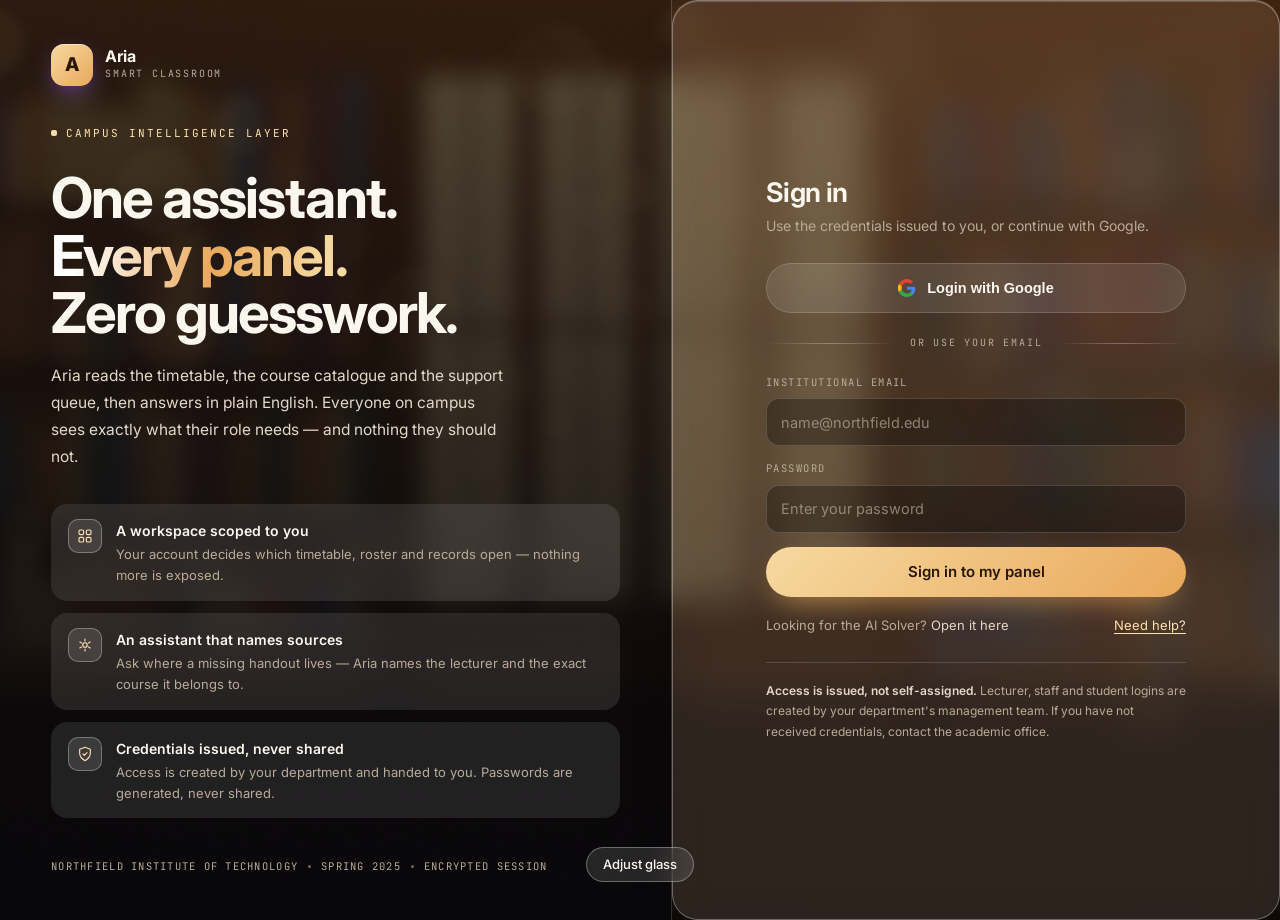
<file: login.html>
<!DOCTYPE html>
<html lang="en">
<head>
<meta charset="UTF-8" />
<meta name="viewport" content="width=device-width, initial-scale=1.0" />
<title>Sign in — Aria Smart Classroom</title>
<meta name="description" content="Sign in to the Aria Smart Classroom portal with your institutional credentials or your Google account." />
<link rel="preconnect" href="https://fonts.googleapis.com" />
<link rel="preconnect" href="https://fonts.gstatic.com" crossorigin />
<link rel="stylesheet" href="assets/css/styles.css" />
<link rel="stylesheet" href="assets/css/portal.css" />
<link rel="stylesheet" href="assets/css/advanced.css" />
<link rel="icon" href="data:image/svg+xml,<svg xmlns='http://www.w3.org/2000/svg' viewBox='0 0 100 100'><rect width='100' height='100' rx='24' fill='%238b5cf6'/><text x='50' y='70' font-size='58' font-family='Arial' font-weight='bold' fill='white' text-anchor='middle'>A</text></svg>" />
<link rel="stylesheet" href="assets/css/theme.css" />
<script src="assets/js/glass.js"></script>
</head>
<body class="portal-body">

<!-- ============================== ATMOSPHERE ============================== -->
<div class="atmos" aria-hidden="true">
  <div class="blob b1"></div>
  <div class="blob b2"></div>
  <div class="blob b3"></div>
  <div class="grid"></div>
  <div class="grain"></div>
  <div class="vig"></div>
</div>

<div class="auth-v2">

  <!-- ------------------------------------------------------------- stage -->
  <aside class="stage">
    <div>
      <a href="index.html" class="brandline">
        <div class="mark">A</div>
        <div>
          <b>Aria</b>
          <span>Smart Classroom</span>
        </div>
      </a>

      <div class="kicker" style="margin-top:38px"><i></i> Campus intelligence layer</div>

      <h1>One assistant.<br /><em>Every panel.</em><br />Zero guesswork.</h1>

      <p class="lede">
        Aria reads the timetable, the course catalogue and the support queue, then answers
        in plain English. Everyone on campus sees exactly what their role needs — and
        nothing they should not.
      </p>

      <div class="feat">
        <div class="feat-row">
          <div class="feat-ico">
            <svg viewBox="0 0 24 24" fill="none" stroke="currentColor" stroke-width="1.7" stroke-linecap="round" stroke-linejoin="round"><rect x="3" y="3" width="7" height="7" rx="2"/><rect x="14" y="3" width="7" height="7" rx="2"/><rect x="3" y="14" width="7" height="7" rx="2"/><rect x="14" y="14" width="7" height="7" rx="2"/></svg>
          </div>
          <div>
            <b>A workspace scoped to you</b>
            <span>Your account decides which timetable, roster and records open — nothing more is exposed.</span>
          </div>
        </div>
        <div class="feat-row">
          <div class="feat-ico">
            <svg viewBox="0 0 24 24" fill="none" stroke="currentColor" stroke-width="1.7" stroke-linecap="round" stroke-linejoin="round"><path d="M12 3v3"/><path d="M12 18v3"/><path d="M4.2 7.5 6.8 9"/><path d="M17.2 15 19.8 16.5"/><path d="M4.2 16.5 6.8 15"/><path d="M17.2 9 19.8 7.5"/><circle cx="12" cy="12" r="3.4"/></svg>
          </div>
          <div>
            <b>An assistant that names sources</b>
            <span>Ask where a missing handout lives — Aria names the lecturer and the exact course it belongs to.</span>
          </div>
        </div>
        <div class="feat-row">
          <div class="feat-ico">
            <svg viewBox="0 0 24 24" fill="none" stroke="currentColor" stroke-width="1.7" stroke-linecap="round" stroke-linejoin="round"><path d="M12 22s8-4.5 8-11V5l-8-3-8 3v6c0 6.5 8 11 8 11Z"/><path d="m9 12 2 2 4-4"/></svg>
          </div>
          <div>
            <b>Credentials issued, never shared</b>
            <span>Access is created by your department and handed to you. Passwords are generated, never shared.</span>
          </div>
        </div>
      </div>
    </div>

    <div class="stage-foot">
      <span id="instName">Northfield Institute of Technology</span>
      <i></i>
      <span>Spring 2025</span>
      <i></i>
      <span>Encrypted session</span>
    </div>
  </aside>

  <!-- -------------------------------------------------------------- gate -->
  <main class="gate">
    <div class="gate-inner">

      <!-- ============================================== SIGN IN PANEL -->
      <section class="gate-panel active" id="panelSignin">
        <div class="gate-head">
          <h2>Sign in</h2>
          <p>Use the credentials issued to you, or continue with Google.</p>
        </div>

        <div class="alert" id="authAlert" role="alert"></div>

        <button type="button" class="gbtn" id="googleBtn">
          <svg viewBox="0 0 48 48" aria-hidden="true">
            <path fill="#EA4335" d="M24 9.5c3.5 0 6.6 1.2 9 3.6l6.7-6.7C35.6 2.6 30.2 0 24 0 14.6 0 6.4 5.4 2.5 13.2l7.8 6.1C12.2 13.2 17.6 9.5 24 9.5Z"/>
            <path fill="#4285F4" d="M46.1 24.6c0-1.6-.1-2.8-.4-4.1H24v8.4h12.5c-.3 2.1-1.6 5.2-4.7 7.3l7.6 5.9c4.5-4.2 6.7-10.3 6.7-17.5Z"/>
            <path fill="#FBBC05" d="M10.3 28.7a14.6 14.6 0 0 1 0-9.4l-7.8-6.1a24 24 0 0 0 0 21.6l7.8-6.1Z"/>
            <path fill="#34A853" d="M24 48c6.5 0 11.9-2.1 15.9-5.8l-7.6-5.9c-2 1.4-4.8 2.4-8.3 2.4-6.4 0-11.8-3.7-13.7-9.8l-7.8 6.1C6.4 42.6 14.6 48 24 48Z"/>
          </svg>
          <span>Login with Google</span>
        </button>

        <div class="or">or use your email</div>

        <form id="signinForm" novalidate>
          <div class="fld">
            <label for="email">Institutional email</label>
            <input type="email" id="email" name="email" placeholder="name@northfield.edu" autocomplete="username" required />
          </div>
          <div class="fld">
            <label for="password">Password</label>
            <input type="password" id="password" name="password" placeholder="Enter your password" autocomplete="current-password" required />
          </div>
          <button type="submit" class="pbtn" id="signinBtn">Sign in to my panel</button>
        </form>

        <div class="gate-links">
          <span>Looking for the AI Solver? <a href="solver.html">Open it here</a></span>
          <button type="button" class="linkish" id="toHelp">Need help?</button>
        </div>

        <p class="gate-note">
          <b>Access is issued, not self-assigned.</b> Lecturer, staff and student logins are
          created by your department's management team. If you have not received credentials,
          contact the academic office.
        </p>
      </section>

      <!-- ================================================== HELP -->
      <section class="gate-panel" id="panelHelp">
        <div class="gate-head">
          <h2>Need help?</h2>
          <p>Most access problems are solved by the academic office.</p>
        </div>

        <div class="cred">
          <div class="cred-head">Who to contact</div>
          <div class="cred-row"><span>Lost password</span><span>Academic office</span></div>
          <div class="cred-row"><span>No account yet</span><span>Your programme lead</span></div>
          <div class="cred-row"><span>Wrong role</span><span>Management panel</span></div>
          <div class="cred-row"><span>Technical fault</span><span id="helpEmail">support@northfield.edu</span></div>
        </div>

        <p class="gate-note">
          When you write in, include your full name, your programme and the email address
          you were issued. That is enough for the office to find your record.
        </p>

        <div class="gate-links">
          <button type="button" class="linkish" id="toSignin2">← Back to sign in</button>
        </div>
      </section>

    </div>
  </main>
</div>

<script src="assets/js/env.js?v=3"></script>
<script src="assets/js/data.js"></script>
<script src="assets/js/portal-data.js"></script>
<script src="assets/js/auth.js"></script>
<script src="assets/js/google.js?v=5"></script>
<script src="assets/js/login.js?v=4"></script>
</body>
</html>
</file>
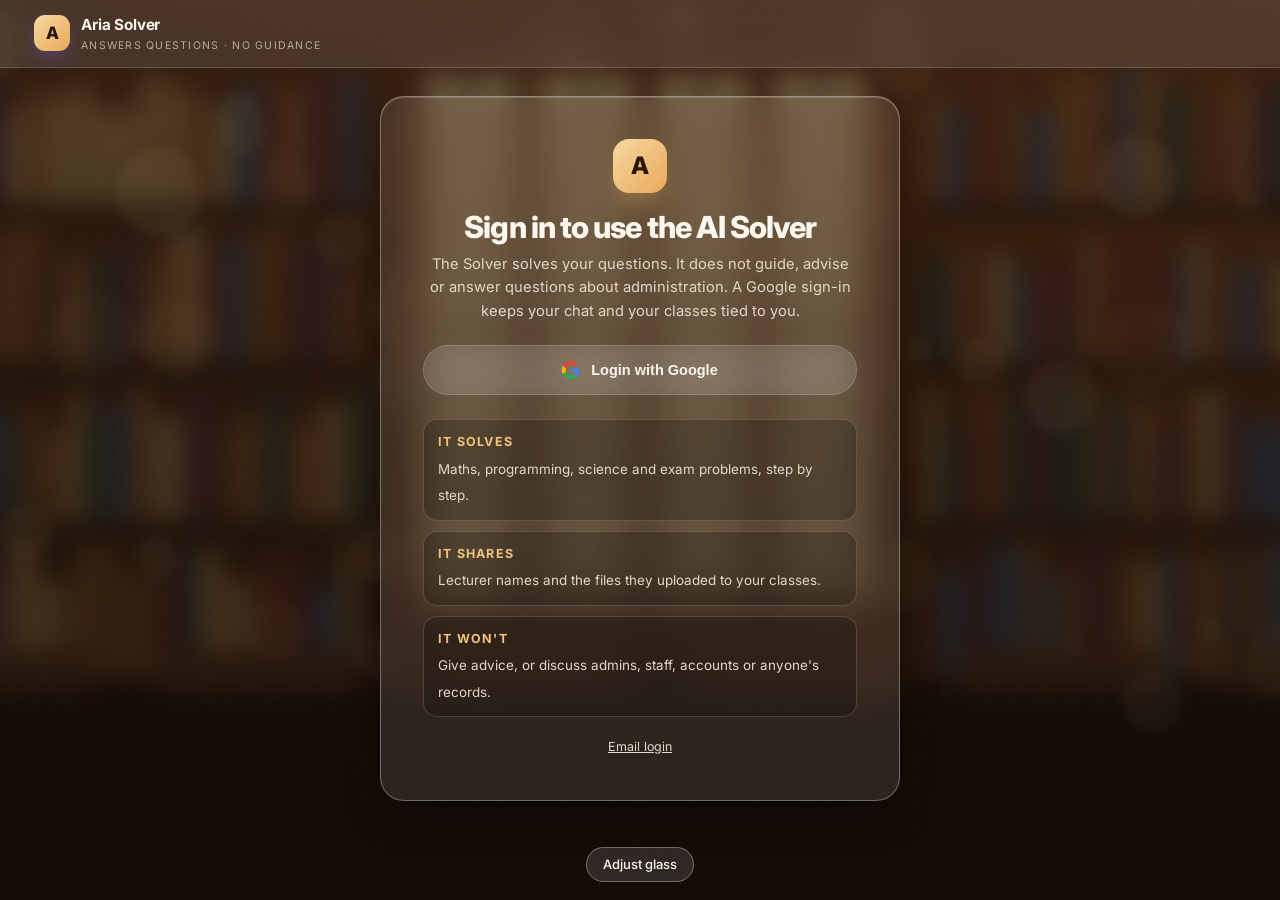
<file: solver.html>
<!DOCTYPE html>
<html lang="en">
<head>
<meta charset="UTF-8" />
<meta name="viewport" content="width=device-width, initial-scale=1.0" />
<title>AI Solver — Aria Smart Classroom</title>
<meta name="description" content="Aria Solver answers questions. It does not give guidance. Google sign-in required." />
<link rel="preconnect" href="https://fonts.googleapis.com" />
<link rel="preconnect" href="https://fonts.gstatic.com" crossorigin />
<link rel="stylesheet" href="assets/css/styles.css" />
<link rel="stylesheet" href="assets/css/portal.css" />
<link rel="stylesheet" href="assets/css/advanced.css" />
<link rel="icon" href="data:image/svg+xml,<svg xmlns='http://www.w3.org/2000/svg' viewBox='0 0 100 100'><rect width='100' height='100' rx='24' fill='%23e9a85b'/><text x='50' y='70' font-size='58' font-family='Arial' font-weight='bold' fill='%232a1708' text-anchor='middle'>=</text></svg>" />
<link rel="stylesheet" href="assets/css/theme.css" />
<link rel="stylesheet" href="assets/css/solver.css" />
<script src="assets/js/glass.js"></script>
</head>
<body class="portal-body solver-body">

<header class="sv-top" id="svTop">
  <a class="sv-brand" href="index.html">
    <div class="brand-mark">A</div>
    <div><b>Aria Solver</b><span>Answers questions · no guidance</span></div>
  </a>
  <div class="sv-spacer"></div>
  <div id="bellMount" hidden></div>
  <a class="tb-btn" href="dashboard.html" id="toDash" hidden>Dashboard</a>
  <span class="sv-user" id="svUserBtn" hidden><span id="svUserPic"></span><b id="svUserName">—</b></span>
  <button class="tb-btn" id="svOut" type="button" hidden>Sign out</button>
</header>

<main class="sv-main">

  <!-- ---------------------------------------------------- loading skeleton -->
  <section class="sv-boot" id="boot" aria-busy="true" aria-label="Loading">
    <div class="sv-card">
      <i class="skel" style="width:46%;height:26px"></i>
      <i class="skel" style="width:80%;height:13px;margin-top:16px"></i>
      <i class="skel" style="width:62%;height:13px;margin-top:10px"></i>
      <i class="skel" style="width:100%;height:48px;margin-top:26px;border-radius:14px"></i>
    </div>
  </section>

  <!-- ------------------------------------------------------- Google gate -->
  <section class="sv-gate" id="gate" hidden>
    <div class="sv-card gate-card">
      <div class="gate-mark">A</div>
      <h1>Sign in to use the AI Solver</h1>
      <p class="lede">The Solver solves your questions. It does not guide, advise or answer questions about administration. A Google sign-in keeps your chat and your classes tied to you.</p>
      <div class="alert show info" id="gateNote" role="alert" hidden></div>
      <button type="button" class="gbtn" id="googleBtn">
        <svg viewBox="0 0 48 48" aria-hidden="true">
          <path fill="#EA4335" d="M24 9.5c3.5 0 6.6 1.2 9 3.6l6.7-6.7C35.6 2.6 30.2 0 24 0 14.6 0 6.4 5.4 2.5 13.2l7.8 6.1C12.2 13.2 17.6 9.5 24 9.5Z"/>
          <path fill="#4285F4" d="M46.1 24.6c0-1.6-.1-2.8-.4-4.1H24v8.4h12.5c-.3 2.1-1.6 5.2-4.7 7.3l7.6 5.9c4.5-4.2 6.7-10.3 6.7-17.5Z"/>
          <path fill="#FBBC05" d="M10.3 28.7a14.6 14.6 0 0 1 0-9.4l-7.8-6.1a24 24 0 0 0 0 21.6l7.8-6.1Z"/>
          <path fill="#34A853" d="M24 48c6.5 0 11.9-2.1 15.9-5.8l-7.6-5.9c-2 1.4-4.8 2.4-8.3 2.4-6.4 0-11.8-3.7-13.7-9.8l-7.8 6.1C6.4 42.6 14.6 48 24 48Z"/>
        </svg>
        <span>Login with Google</span>
      </button>
      <div class="gate-rules">
        <div><b>It solves</b><span>Maths, programming, science and exam problems, step by step.</span></div>
        <div><b>It shares</b><span>Lecturer names and the files they uploaded to your classes.</span></div>
        <div><b>It won't</b><span>Give advice, or discuss admins, staff, accounts or anyone's records.</span></div>
      </div>
      <p class="gate-foot"><a href="login.html">Email login</a></p>
    </div>
  </section>

  <!-- --------------------------------------------------------------- app -->
  <section class="sv-app" id="app" hidden>
    <div class="sv-card chat">
      <div class="chat-head">
        <div>
          <h1>Ask a question</h1>
          <span>Paste the exact problem. I'll give the answer, then the working.</span>
        </div>
        <span class="tag a" id="svEngine">Offline mode</span>
        <button type="button" class="tb-btn" id="svNew">New chat</button>
      </div>

      <div class="sv-log" id="svLog" aria-live="polite"></div>
      <div class="sv-sugg" id="svSugg"></div>

      <div class="sv-lock" id="svLock" hidden role="status">
        <b>Paused <span id="svLockTime">5:00</span></b>
        <span>The Solver only answers questions. You can ask again when the timer ends.</span>
      </div>

      <form class="sv-form" id="svForm">
        <textarea id="svTa" rows="1" placeholder="Type a question…" aria-label="Your question"></textarea>
        <button type="submit" id="svSend" aria-label="Send">Solve</button>
      </form>
    </div>

    <section class="sv-classes" aria-labelledby="clsH">
      <div class="sv-sec-head">
        <h2 id="clsH">Your classes</h2>
        <span>Lecturers and next sessions · shown only after you sign in</span>
      </div>
      <div class="class-grid" id="svClasses"></div>
    </section>
  </section>
</main>

<script src="assets/js/env.js?v=3"></script>
<script src="assets/js/data.js"></script>
<script src="assets/js/portal-data.js"></script>
<script src="assets/js/store.js"></script>
<script src="assets/js/auth.js"></script>
<script src="assets/js/ui.js"></script>
<script src="assets/js/ai.js"></script>
<script src="assets/js/google.js?v=5"></script>
<script src="assets/js/solver.js?v=4"></script>
</body>
</html>
</file>
<file: assets/css/styles.css>
/* =========================================================================
   AI-BASED SMART CLASSROOM ASSISTANT — Design System
   ========================================================================= */

@import url('https://fonts.googleapis.com/css2?family=Inter:wght@300;400;500;600;700;800&family=JetBrains+Mono:wght@400;500;600&display=swap');

:root {
  --bg: #06080f;
  --bg-2: #0a0f1c;
  --surface: #0e1526;
  --surface-2: #121a2e;
  --surface-3: #172038;
  --border: rgba(148, 163, 184, 0.14);
  --border-strong: rgba(148, 163, 184, 0.28);

  --text: #eef2ff;
  --text-2: #a9b4cc;
  --text-3: #6b7893;

  --violet: #7c5cff;
  --violet-soft: rgba(124, 92, 255, 0.14);
  --cyan: #22d3ee;
  --cyan-soft: rgba(34, 211, 238, 0.12);
  --emerald: #34d399;
  --amber: #f59e0b;
  --rose: #fb7185;
  --pink: #f472b6;

  --grad: linear-gradient(135deg, #7c5cff 0%, #4f8bff 50%, #22d3ee 100%);
  --grad-soft: linear-gradient(135deg, rgba(124, 92, 255, 0.16), rgba(34, 211, 238, 0.10));

  --radius: 18px;
  --radius-sm: 12px;
  --radius-lg: 26px;

  --shadow: 0 24px 60px -24px rgba(0, 0, 0, 0.8);
  --shadow-glow: 0 0 0 1px rgba(124, 92, 255, 0.25), 0 20px 60px -20px rgba(124, 92, 255, 0.45);

  --font: 'Inter', -apple-system, BlinkMacSystemFont, 'Segoe UI', sans-serif;
  --mono: 'JetBrains Mono', ui-monospace, monospace;

  --max: 1240px;
  --nav-h: 72px;
}

* { margin: 0; padding: 0; box-sizing: border-box; }

html { scroll-behavior: smooth; scroll-padding-top: calc(var(--nav-h) + 20px); }

body {
  font-family: var(--font);
  background: var(--bg);
  color: var(--text);
  line-height: 1.65;
  -webkit-font-smoothing: antialiased;
  overflow-x: hidden;
}

body::before {
  content: '';
  position: fixed;
  inset: 0;
  background:
    radial-gradient(900px 600px at 12% -8%, rgba(124, 92, 255, 0.18), transparent 60%),
    radial-gradient(800px 500px at 92% 4%, rgba(34, 211, 238, 0.12), transparent 60%),
    radial-gradient(700px 700px at 50% 108%, rgba(79, 139, 255, 0.10), transparent 60%);
  pointer-events: none;
  z-index: 0;
}

::selection { background: rgba(124, 92, 255, 0.4); color: #fff; }

/* ---------- Scrollbar ---------- */
::-webkit-scrollbar { width: 10px; height: 10px; }
::-webkit-scrollbar-track { background: var(--bg); }
::-webkit-scrollbar-thumb { background: #1e2a45; border-radius: 99px; border: 2px solid var(--bg); }
::-webkit-scrollbar-thumb:hover { background: #2c3d63; }

/* ---------- Layout ---------- */
.wrap { width: 100%; max-width: var(--max); margin: 0 auto; padding: 0 24px; position: relative; z-index: 1; }

section { padding: 56px 0; position: relative; z-index: 1; }
section.tight { padding: 40px 0; }

/* ---------- Nav ---------- */
.nav {
  position: fixed;
  top: 0; left: 0; right: 0;
  height: var(--nav-h);
  z-index: 100;
  display: flex;
  align-items: center;
  background: rgba(6, 8, 15, 0.72);
  backdrop-filter: blur(18px) saturate(160%);
  -webkit-backdrop-filter: blur(18px) saturate(160%);
  border-bottom: 1px solid transparent;
  transition: border-color 0.3s, background 0.3s;
}
.nav.scrolled { border-bottom-color: var(--border); background: rgba(6, 8, 15, 0.92); }
.nav-inner { display: flex; align-items: center; justify-content: space-between; width: 100%; max-width: var(--max); margin: 0 auto; padding: 0 24px; gap: 24px; }

.brand { display: flex; align-items: center; gap: 12px; text-decoration: none; color: var(--text); flex-shrink: 0; }
.brand-mark {
  width: 38px; height: 38px; border-radius: 11px;
  background: var(--grad);
  display: grid; place-items: center;
  font-weight: 800; font-size: 17px; color: #fff;
  box-shadow: 0 8px 24px -8px rgba(124, 92, 255, 0.8);
  position: relative;
  overflow: hidden;
}
.brand-mark::after {
  content: ''; position: absolute; inset: 0;
  background: linear-gradient(120deg, transparent 30%, rgba(255,255,255,0.45), transparent 70%);
  transform: translateX(-120%);
  animation: sheen 5s ease-in-out infinite;
}
@keyframes sheen { 0%, 70% { transform: translateX(-120%); } 100% { transform: translateX(120%); } }
.brand-text { display: flex; flex-direction: column; line-height: 1.15; }
.brand-text b { font-size: 15px; font-weight: 700; letter-spacing: -0.01em; }
.brand-text span { font-size: 11px; color: var(--text-3); letter-spacing: 0.06em; text-transform: uppercase; font-weight: 500; }

.nav-links { display: flex; align-items: center; gap: 4px; }
.nav-links a {
  color: var(--text-2); text-decoration: none; font-size: 13.5px; font-weight: 500;
  padding: 8px 13px; border-radius: 9px; transition: color 0.2s, background 0.2s;
  white-space: nowrap;
}
.nav-links a:hover { color: var(--text); background: rgba(255,255,255,0.05); }
.nav-links a.active { color: var(--text); background: var(--violet-soft); }

.nav-actions { display: flex; align-items: center; gap: 10px; flex-shrink: 0; }

.btn {
  display: inline-flex; align-items: center; justify-content: center; gap: 8px;
  font-family: var(--font); font-size: 14px; font-weight: 600;
  padding: 11px 20px; border-radius: 11px; border: 1px solid transparent;
  cursor: pointer; text-decoration: none; transition: all 0.2s ease;
  white-space: nowrap; line-height: 1;
}
.btn-primary { background: var(--grad); color: #fff; box-shadow: 0 10px 30px -12px rgba(124, 92, 255, 0.9); }
.btn-primary:hover { transform: translateY(-2px); box-shadow: 0 16px 36px -12px rgba(124, 92, 255, 1); }
.btn-ghost { background: rgba(255,255,255,0.04); color: var(--text); border-color: var(--border); }
.btn-ghost:hover { background: rgba(255,255,255,0.08); border-color: var(--border-strong); }
.btn-sm { padding: 8px 14px; font-size: 13px; border-radius: 9px; }
.btn:disabled { opacity: 0.5; cursor: not-allowed; transform: none; }

.nav-toggle { display: none; background: none; border: 1px solid var(--border); color: var(--text); width: 40px; height: 40px; border-radius: 10px; cursor: pointer; font-size: 18px; }

/* ---------- Hero ---------- */
.hero { padding: calc(var(--nav-h) + 72px) 0 80px; position: relative; overflow: hidden; }
.hero-grid { display: grid; grid-template-columns: 1.05fr 0.95fr; gap: 56px; align-items: center; }

.pill {
  display: inline-flex; align-items: center; gap: 9px;
  padding: 7px 14px 7px 9px; border-radius: 99px;
  background: rgba(124, 92, 255, 0.10);
  border: 1px solid rgba(124, 92, 255, 0.28);
  font-size: 12.5px; font-weight: 600; color: #c4b5fd;
  margin-bottom: 26px;
  letter-spacing: 0.01em;
}
.pill .dot { width: 7px; height: 7px; border-radius: 50%; background: var(--emerald); box-shadow: 0 0 0 3px rgba(52, 211, 153, 0.2); animation: pulse 2.4s infinite; }
@keyframes pulse { 0%, 100% { opacity: 1; } 50% { opacity: 0.45; } }

h1 {
  font-size: clamp(2.4rem, 5.2vw, 4rem);
  line-height: 1.06;
  letter-spacing: -0.035em;
  font-weight: 800;
  margin-bottom: 24px;
}
.grad-text {
  background: var(--grad);
  -webkit-background-clip: text; background-clip: text;
  -webkit-text-fill-color: transparent;
  display: inline-block;
}

.hero-sub { font-size: 17.5px; color: var(--text-2); max-width: 560px; margin-bottom: 34px; line-height: 1.7; }
.hero-cta { display: flex; gap: 12px; flex-wrap: wrap; margin-bottom: 44px; }

.hero-stats { display: flex; gap: 40px; flex-wrap: wrap; }
.hero-stat b { display: block; font-size: 26px; font-weight: 800; letter-spacing: -0.03em; background: var(--grad); -webkit-background-clip: text; background-clip: text; -webkit-text-fill-color: transparent; }
.hero-stat span { font-size: 12px; color: var(--text-3); text-transform: uppercase; letter-spacing: 0.08em; font-weight: 600; }

.hero-visual { position: relative; }
.hero-visual img {
  width: 100%; border-radius: var(--radius-lg); display: block;
  border: 1px solid var(--border);
  box-shadow: 0 40px 100px -40px rgba(124, 92, 255, 0.55);
}
.hero-visual::after {
  content: ''; position: absolute; inset: -1px; border-radius: var(--radius-lg);
  background: linear-gradient(160deg, rgba(124,92,255,0.35), transparent 40%, transparent 60%, rgba(34,211,238,0.25));
  pointer-events: none; mix-blend-mode: screen;
}
.float-card {
  position: absolute;
  background: rgba(14, 21, 38, 0.88);
  backdrop-filter: blur(14px);
  border: 1px solid var(--border-strong);
  border-radius: 14px;
  padding: 12px 16px;
  box-shadow: var(--shadow);
  animation: floaty 6s ease-in-out infinite;
  z-index: 2;
}
.float-card .fc-label { font-size: 10px; text-transform: uppercase; letter-spacing: 0.1em; color: var(--text-3); font-weight: 700; }
.float-card .fc-value { font-size: 15px; font-weight: 700; margin-top: 2px; }
.fc-1 { top: 8%; left: -26px; animation-delay: 0s; }
.fc-2 { bottom: 12%; right: -22px; animation-delay: 1.6s; }
@keyframes floaty { 0%, 100% { transform: translateY(0); } 50% { transform: translateY(-12px); } }

/* ---------- Section headers ---------- */
.sec-head { max-width: 720px; margin-bottom: 32px; }
.sec-eyebrow {
  font-size: 12px; font-weight: 700; letter-spacing: 0.14em; text-transform: uppercase;
  color: var(--cyan); margin-bottom: 14px; display: flex; align-items: center; gap: 10px;
}
.sec-eyebrow::before { content: ''; width: 22px; height: 2px; background: var(--cyan); border-radius: 2px; }
h2 { font-size: clamp(1.85rem, 3.4vw, 2.6rem); letter-spacing: -0.03em; line-height: 1.14; font-weight: 800; margin-bottom: 16px; }
.sec-head p { color: var(--text-2); font-size: 16.5px; }

/* ---------- Cards / surfaces ---------- */
.card {
  background: linear-gradient(180deg, var(--surface-2), var(--surface));
  border: 1px solid var(--border);
  border-radius: var(--radius);
  padding: 26px;
  transition: transform 0.28s ease, border-color 0.28s ease, box-shadow 0.28s ease;
  position: relative;
  overflow: hidden;
}
.card:hover { transform: translateY(-4px); border-color: var(--border-strong); box-shadow: var(--shadow); }

/* ---------- Courses ---------- */
.course-grid { display: grid; grid-template-columns: repeat(auto-fill, minmax(340px, 1fr)); gap: 20px; }

.course-card { cursor: pointer; padding: 0; }
.course-card .cc-top { padding: 24px 24px 20px; border-bottom: 1px solid var(--border); position: relative; }
.course-card .cc-accent { position: absolute; top: 0; left: 0; right: 0; height: 3px; }
.cc-code-row { display: flex; align-items: center; justify-content: space-between; margin-bottom: 12px; }
.cc-code { font-family: var(--mono); font-size: 12.5px; font-weight: 600; letter-spacing: 0.04em; padding: 4px 9px; border-radius: 7px; background: rgba(255,255,255,0.06); }
.cc-level { font-size: 11px; text-transform: uppercase; letter-spacing: 0.08em; font-weight: 700; color: var(--text-3); }
.cc-title { font-size: 19px; font-weight: 700; letter-spacing: -0.02em; margin-bottom: 6px; }
.cc-instructor { font-size: 13.5px; color: var(--text-2); display: flex; align-items: center; gap: 7px; }
.cc-body { padding: 18px 24px 22px; }
.cc-meta { display: grid; gap: 9px; margin-bottom: 16px; }
.cc-meta-row { display: flex; align-items: center; gap: 10px; font-size: 13px; color: var(--text-2); }
.cc-meta-row svg { width: 15px; height: 15px; flex-shrink: 0; color: var(--text-3); }
.cc-desc { font-size: 13.5px; color: var(--text-2); line-height: 1.6; display: -webkit-box; -webkit-line-clamp: 2; -webkit-box-orient: vertical; overflow: hidden; }
.cc-foot { display: flex; align-items: center; justify-content: space-between; margin-top: 18px; padding-top: 16px; border-top: 1px solid var(--border); }
.cc-credits { font-size: 12px; color: var(--text-3); font-weight: 600; }
.cc-open { font-size: 12.5px; font-weight: 600; color: var(--cyan); display: flex; align-items: center; gap: 5px; }

/* Modal */
.modal-backdrop {
  position: fixed; inset: 0; background: rgba(3, 5, 10, 0.78);
  backdrop-filter: blur(8px); z-index: 200;
  display: none; align-items: center; justify-content: center; padding: 24px;
  opacity: 0; transition: opacity 0.25s;
}
.modal-backdrop.open { display: flex; opacity: 1; }
.modal {
  background: var(--surface); border: 1px solid var(--border-strong);
  border-radius: var(--radius-lg); max-width: 760px; width: 100%;
  max-height: 86vh; overflow-y: auto; box-shadow: var(--shadow);
  transform: translateY(12px) scale(0.985); transition: transform 0.25s;
}
.modal-backdrop.open .modal { transform: none; }
.modal-head { padding: 30px 32px 24px; border-bottom: 1px solid var(--border); position: sticky; top: 0; background: var(--surface); z-index: 2; border-radius: var(--radius-lg) var(--radius-lg) 0 0; }
.modal-close { position: absolute; top: 22px; right: 24px; width: 34px; height: 34px; border-radius: 9px; background: rgba(255,255,255,0.06); border: 1px solid var(--border); color: var(--text-2); cursor: pointer; font-size: 18px; display: grid; place-items: center; }
.modal-close:hover { background: rgba(255,255,255,0.12); color: var(--text); }
.modal-body { padding: 26px 32px 34px; }
.modal h3 { font-size: 26px; letter-spacing: -0.02em; margin: 10px 0 8px; }
.modal-sub { color: var(--text-2); font-size: 14px; }

.detail-block { margin-top: 26px; }
.detail-block h4 { font-size: 12px; text-transform: uppercase; letter-spacing: 0.1em; color: var(--text-3); font-weight: 700; margin-bottom: 12px; }
.chip-row { display: flex; flex-wrap: wrap; gap: 8px; }
.chip { font-size: 12.5px; padding: 6px 12px; border-radius: 99px; background: rgba(255,255,255,0.05); border: 1px solid var(--border); color: var(--text-2); }

.bar-list { display: grid; gap: 12px; }
.bar-item { display: grid; grid-template-columns: 1fr auto; gap: 6px 16px; align-items: center; }
.bar-item .bl-name { font-size: 13.5px; color: var(--text-2); }
.bar-item .bl-val { font-size: 13px; font-weight: 700; font-family: var(--mono); color: var(--text); }
.bar-track { grid-column: 1 / -1; height: 6px; background: rgba(255,255,255,0.06); border-radius: 99px; overflow: hidden; }
.bar-fill { height: 100%; border-radius: 99px; background: var(--grad); transition: width 0.8s cubic-bezier(0.22, 1, 0.36, 1); }

/* ---------- Filters / search ---------- */
.toolbar { display: flex; gap: 14px; align-items: center; flex-wrap: wrap; margin-bottom: 30px; }
.search-box { position: relative; flex: 1; min-width: 260px; max-width: 420px; }
.search-box svg { position: absolute; left: 15px; top: 50%; transform: translateY(-50%); width: 17px; height: 17px; color: var(--text-3); pointer-events: none; }
.search-box input {
  width: 100%; padding: 12px 16px 12px 44px; border-radius: 12px;
  background: var(--surface); border: 1px solid var(--border);
  color: var(--text); font-family: var(--font); font-size: 14px; outline: none;
  transition: border-color 0.2s, box-shadow 0.2s;
}
.search-box input::placeholder { color: var(--text-3); }
.search-box input:focus { border-color: rgba(124, 92, 255, 0.6); box-shadow: 0 0 0 4px rgba(124, 92, 255, 0.12); }

.filter-chips { display: flex; gap: 8px; flex-wrap: wrap; }
.filter-chip {
  font-family: var(--font); font-size: 13px; font-weight: 500;
  padding: 9px 15px; border-radius: 99px; cursor: pointer;
  background: rgba(255,255,255,0.04); border: 1px solid var(--border); color: var(--text-2);
  transition: all 0.2s;
}
.filter-chip:hover { background: rgba(255,255,255,0.08); color: var(--text); }
.filter-chip.active { background: var(--violet-soft); border-color: rgba(124, 92, 255, 0.5); color: #c4b5fd; }

/* ---------- Rules ---------- */
.rules-grid { display: grid; grid-template-columns: repeat(auto-fill, minmax(360px, 1fr)); gap: 18px; }
.rule-card { padding: 22px 24px; }
.rule-top { display: flex; align-items: flex-start; justify-content: space-between; gap: 14px; margin-bottom: 12px; }
.rule-id { font-family: var(--mono); font-size: 11.5px; font-weight: 600; color: var(--text-3); }
.rule-title { font-size: 16px; font-weight: 700; letter-spacing: -0.01em; margin: 4px 0 0; line-height: 1.35; }
.sev { font-size: 10.5px; font-weight: 700; text-transform: uppercase; letter-spacing: 0.07em; padding: 4px 9px; border-radius: 6px; white-space: nowrap; flex-shrink: 0; }
.sev-critical { background: rgba(251, 113, 133, 0.14); color: #fda4af; border: 1px solid rgba(251, 113, 133, 0.3); }
.sev-high { background: rgba(245, 158, 11, 0.13); color: #fcd34d; border: 1px solid rgba(245, 158, 11, 0.28); }
.sev-medium { background: rgba(34, 211, 238, 0.11); color: #67e8f9; border: 1px solid rgba(34, 211, 238, 0.26); }
.sev-low { background: rgba(148, 163, 184, 0.12); color: #cbd5e1; border: 1px solid rgba(148, 163, 184, 0.24); }
.rule-text { font-size: 13.8px; color: var(--text-2); line-height: 1.65; }
.rule-why { margin-top: 14px; padding: 12px 14px; border-radius: 10px; background: rgba(255,255,255,0.03); border-left: 2px solid rgba(124, 92, 255, 0.5); font-size: 12.5px; color: var(--text-3); }
.rule-why b { color: var(--text-2); font-weight: 600; }

/* ---------- Workflows ---------- */
.wf-grid { display: grid; grid-template-columns: repeat(auto-fill, minmax(380px, 1fr)); gap: 18px; }
.wf-card { padding: 24px; }
.wf-head { display: flex; align-items: center; justify-content: space-between; gap: 12px; margin-bottom: 12px; }
.wf-type { font-size: 10.5px; font-weight: 700; text-transform: uppercase; letter-spacing: 0.08em; padding: 4px 9px; border-radius: 6px; }
.wf-type.learning { background: var(--cyan-soft); color: #67e8f9; border: 1px solid rgba(34,211,238,0.25); }
.wf-type.support { background: rgba(52, 211, 153, 0.1); color: #6ee7b7; border: 1px solid rgba(52,211,153,0.25); }
.wf-sla { font-size: 11.5px; color: var(--text-3); font-family: var(--mono); }
.wf-title { font-size: 17.5px; font-weight: 700; letter-spacing: -0.015em; margin-bottom: 8px; }
.wf-summary { font-size: 13.5px; color: var(--text-2); line-height: 1.6; margin-bottom: 16px; }
.wf-steps { list-style: none; display: grid; gap: 10px; counter-reset: step; }
.wf-steps li { position: relative; padding-left: 32px; font-size: 13px; color: var(--text-2); line-height: 1.55; counter-increment: step; }
.wf-steps li::before {
  content: counter(step); position: absolute; left: 0; top: 1px;
  width: 20px; height: 20px; border-radius: 6px; display: grid; place-items: center;
  background: rgba(124, 92, 255, 0.14); border: 1px solid rgba(124, 92, 255, 0.3);
  font-size: 10.5px; font-weight: 700; color: #c4b5fd; font-family: var(--mono);
}
.wf-foot { margin-top: 16px; padding-top: 14px; border-top: 1px solid var(--border); display: flex; align-items: center; justify-content: space-between; gap: 12px; }
.wf-owner { font-size: 11.5px; color: var(--text-3); }
.wf-ask { font-size: 12px; font-weight: 600; color: var(--cyan); background: none; border: none; cursor: pointer; font-family: var(--font); }
.wf-ask:hover { text-decoration: underline; }

.empty-state { grid-column: 1 / -1; text-align: center; padding: 60px 20px; color: var(--text-3); font-size: 14px; }

/* ---------- Agent section ---------- */
.peas-grid { display: grid; grid-template-columns: repeat(auto-fit, minmax(250px, 1fr)); gap: 18px; margin-bottom: 24px; }
.peas-card { padding: 24px; }
.peas-letter { width: 40px; height: 40px; border-radius: 11px; display: grid; place-items: center; font-weight: 800; font-size: 18px; margin-bottom: 16px; background: var(--grad-soft); border: 1px solid rgba(124, 92, 255, 0.3); color: #c4b5fd; }
.peas-card h3 { font-size: 15px; font-weight: 700; margin-bottom: 12px; letter-spacing: -0.01em; }
.peas-card ul { list-style: none; display: grid; gap: 8px; }
.peas-card li { font-size: 12.8px; color: var(--text-2); line-height: 1.5; padding-left: 16px; position: relative; }
.peas-card li::before { content: ''; position: absolute; left: 0; top: 8px; width: 5px; height: 5px; border-radius: 50%; background: var(--violet); opacity: 0.8; }

.agent-two { display: grid; grid-template-columns: 1fr 1fr; gap: 20px; }

.env-table { width: 100%; border-collapse: collapse; }
.env-table tr { border-bottom: 1px solid var(--border); }
.env-table tr:last-child { border-bottom: none; }
.env-table td { padding: 12px 0; font-size: 13px; vertical-align: top; }
.env-table td:first-child { color: var(--text); font-weight: 600; width: 38%; }
.env-table td:nth-child(2) { width: 60px; }
.env-table td:last-child { color: var(--text-3); font-size: 12.5px; line-height: 1.5; }
.env-flag { font-size: 10px; font-weight: 700; padding: 3px 8px; border-radius: 5px; letter-spacing: 0.05em; }
.env-yes { background: rgba(52, 211, 153, 0.12); color: #6ee7b7; border: 1px solid rgba(52,211,153,0.25); }
.env-no { background: rgba(148, 163, 184, 0.1); color: #94a3b8; border: 1px solid rgba(148,163,184,0.2); }

.arch-list { display: grid; gap: 10px; }
.arch-item { display: flex; gap: 14px; align-items: flex-start; padding: 12px 14px; border-radius: 11px; background: rgba(255,255,255,0.025); border: 1px solid var(--border); transition: border-color 0.2s, background 0.2s; }
.arch-item:hover { border-color: rgba(124,92,255,0.4); background: rgba(124,92,255,0.06); }
.arch-num { font-family: var(--mono); font-size: 11px; font-weight: 700; color: var(--cyan); padding-top: 2px; flex-shrink: 0; }
.arch-item b { display: block; font-size: 13px; font-weight: 700; margin-bottom: 2px; }
.arch-item span { font-size: 12.3px; color: var(--text-3); line-height: 1.5; }

.loop-panel { margin-top: 20px; padding: 26px; }
.loop-head { display: flex; align-items: center; justify-content: space-between; gap: 16px; margin-bottom: 20px; flex-wrap: wrap; }
.loop-head h3 { font-size: 16px; font-weight: 700; }
.loop-steps { display: grid; grid-template-columns: repeat(6, 1fr); gap: 10px; }
.loop-step {
  padding: 14px 10px; border-radius: 12px; text-align: center;
  background: rgba(255,255,255,0.03); border: 1px solid var(--border);
  font-size: 11px; font-weight: 700; letter-spacing: 0.06em; color: var(--text-3);
  transition: all 0.3s; position: relative;
}
.loop-step.active { background: var(--violet-soft); border-color: rgba(124,92,255,0.6); color: #c4b5fd; box-shadow: 0 0 24px -6px rgba(124,92,255,0.6); transform: translateY(-2px); }
.loop-step small { display: block; font-size: 10px; font-weight: 500; letter-spacing: 0; text-transform: none; margin-top: 4px; color: var(--text-3); opacity: 0.9; }
.loop-step.active small { color: #a5b4fc; }

.formula { margin-top: 18px; padding: 14px 18px; border-radius: 11px; background: rgba(6, 8, 15, 0.6); border: 1px solid var(--border); font-family: var(--mono); font-size: 12.5px; color: #a5b4fc; overflow-x: auto; }

/* ---------- Paradigms ---------- */
.paradigm-list { display: grid; gap: 14px; }
.para-card { padding: 22px 24px; display: grid; grid-template-columns: 1fr 220px; gap: 28px; align-items: center; }
.para-main h3 { font-size: 16.5px; font-weight: 700; letter-spacing: -0.015em; margin-bottom: 4px; display: flex; align-items: center; gap: 10px; flex-wrap: wrap; }
.para-era { font-size: 10.5px; font-weight: 600; color: var(--text-3); background: rgba(255,255,255,0.05); padding: 3px 8px; border-radius: 5px; letter-spacing: 0.03em; }
.para-idea { font-size: 13px; color: var(--text-2); margin-bottom: 12px; line-height: 1.55; }
.para-tags { display: flex; flex-wrap: wrap; gap: 6px; }
.ptag { font-size: 11px; padding: 3px 9px; border-radius: 5px; font-weight: 500; }
.ptag.pro { background: rgba(52,211,153,0.09); color: #6ee7b7; border: 1px solid rgba(52,211,153,0.2); }
.ptag.con { background: rgba(251,113,133,0.08); color: #fda4af; border: 1px solid rgba(251,113,133,0.18); }
.para-score { text-align: right; }
.para-score .ps-num { font-size: 34px; font-weight: 800; letter-spacing: -0.04em; line-height: 1; font-family: var(--mono); }
.para-score .ps-label { font-size: 10px; text-transform: uppercase; letter-spacing: 0.1em; color: var(--text-3); font-weight: 700; margin-top: 4px; }
.ps-track { height: 6px; border-radius: 99px; background: rgba(255,255,255,0.06); overflow: hidden; margin-top: 12px; }
.ps-fill { height: 100%; border-radius: 99px; transition: width 1s cubic-bezier(0.22,1,0.36,1); }
.para-verdict { font-size: 11.5px; color: var(--text-3); margin-top: 10px; line-height: 1.45; }

/* ---------- Assistant ---------- */
.assistant-shell { display: grid; grid-template-columns: 1fr 340px; gap: 20px; align-items: start; }

.chat-panel {
  background: linear-gradient(180deg, var(--surface-2), var(--surface));
  border: 1px solid var(--border-strong);
  border-radius: var(--radius-lg);
  overflow: hidden;
  display: flex; flex-direction: column;
  height: 640px;
  box-shadow: var(--shadow);
}
.chat-head {
  padding: 18px 22px; border-bottom: 1px solid var(--border);
  display: flex; align-items: center; justify-content: space-between; gap: 14px;
  background: rgba(255,255,255,0.015);
}
.chat-id { display: flex; align-items: center; gap: 12px; }
.chat-avatar {
  width: 40px; height: 40px; border-radius: 12px; background: var(--grad);
  display: grid; place-items: center; font-weight: 800; font-size: 16px; color: #fff;
  box-shadow: 0 8px 22px -8px rgba(124,92,255,0.9); position: relative;
}
.chat-avatar::after { content: ''; position: absolute; bottom: -2px; right: -2px; width: 11px; height: 11px; border-radius: 50%; background: var(--emerald); border: 2px solid var(--surface-2); }
.chat-id b { font-size: 14.5px; display: block; line-height: 1.3; }
.chat-id span { font-size: 11.5px; color: var(--text-3); }
.mode-badge { font-size: 10.5px; font-weight: 700; padding: 5px 10px; border-radius: 7px; letter-spacing: 0.04em; }
.mode-local { background: var(--cyan-soft); color: #67e8f9; border: 1px solid rgba(34,211,238,0.28); }
.mode-gemini { background: var(--violet-soft); color: #c4b5fd; border: 1px solid rgba(124,92,255,0.35); }

.chat-body { flex: 1; overflow-y: auto; padding: 22px; display: flex; flex-direction: column; gap: 16px; }

.msg { display: flex; gap: 11px; max-width: 88%; animation: msgIn 0.32s cubic-bezier(0.22,1,0.36,1); }
@keyframes msgIn { from { opacity: 0; transform: translateY(8px); } to { opacity: 1; transform: none; } }
.msg.user { align-self: flex-end; flex-direction: row-reverse; }
.msg-avatar { width: 30px; height: 30px; border-radius: 9px; flex-shrink: 0; display: grid; place-items: center; font-size: 12px; font-weight: 700; }
.msg.bot .msg-avatar { background: var(--grad-soft); border: 1px solid rgba(124,92,255,0.35); color: #c4b5fd; }
.msg.user .msg-avatar { background: rgba(255,255,255,0.08); border: 1px solid var(--border); color: var(--text-2); }
.msg-bubble { padding: 13px 16px; border-radius: 14px; font-size: 13.8px; line-height: 1.65; }
.msg.bot .msg-bubble { background: rgba(255,255,255,0.04); border: 1px solid var(--border); border-top-left-radius: 4px; color: var(--text); }
.msg.user .msg-bubble { background: var(--grad); color: #fff; border-top-right-radius: 4px; box-shadow: 0 10px 26px -14px rgba(124,92,255,0.9); }
.msg-bubble p { margin-bottom: 8px; }
.msg-bubble p:last-child { margin-bottom: 0; }
.msg-bubble strong { color: #fff; font-weight: 700; }
.msg-bubble ul { margin: 8px 0 8px 4px; padding-left: 18px; display: grid; gap: 5px; }
.msg-bubble li { font-size: 13.3px; }
.msg-bubble code { font-family: var(--mono); font-size: 12px; background: rgba(124,92,255,0.16); padding: 1px 5px; border-radius: 4px; color: #c4b5fd; }

.msg-sources { margin-top: 10px; padding-top: 9px; border-top: 1px dashed var(--border); display: flex; flex-wrap: wrap; gap: 6px; align-items: center; }
.msg-sources .src-label { font-size: 10px; text-transform: uppercase; letter-spacing: 0.08em; color: var(--text-3); font-weight: 700; }
.src-chip { font-size: 10.5px; padding: 2px 8px; border-radius: 5px; background: rgba(34,211,238,0.08); border: 1px solid rgba(34,211,238,0.2); color: #67e8f9; }

.typing { display: flex; gap: 4px; padding: 6px 2px; }
.typing span { width: 6px; height: 6px; border-radius: 50%; background: var(--text-3); animation: bounce 1.3s infinite; }
.typing span:nth-child(2) { animation-delay: 0.18s; }
.typing span:nth-child(3) { animation-delay: 0.36s; }
@keyframes bounce { 0%, 60%, 100% { transform: translateY(0); opacity: 0.4; } 30% { transform: translateY(-6px); opacity: 1; } }

.chat-suggest { padding: 0 22px 12px; display: flex; gap: 7px; flex-wrap: wrap; }
.sugg {
  font-family: var(--font); font-size: 11.5px; font-weight: 500;
  padding: 7px 12px; border-radius: 99px; cursor: pointer;
  background: rgba(255,255,255,0.04); border: 1px solid var(--border); color: var(--text-2);
  transition: all 0.2s;
}
.sugg:hover { background: var(--violet-soft); border-color: rgba(124,92,255,0.4); color: #c4b5fd; }

.chat-input-row { padding: 14px 18px 18px; border-top: 1px solid var(--border); background: rgba(255,255,255,0.015); }
.chat-input-wrap { display: flex; gap: 10px; align-items: flex-end; background: rgba(6,8,15,0.6); border: 1px solid var(--border); border-radius: 14px; padding: 8px 8px 8px 16px; transition: border-color 0.2s, box-shadow 0.2s; }
.chat-input-wrap:focus-within { border-color: rgba(124,92,255,0.55); box-shadow: 0 0 0 4px rgba(124,92,255,0.1); }
.chat-input-wrap textarea {
  flex: 1; background: none; border: none; outline: none; resize: none;
  color: var(--text); font-family: var(--font); font-size: 14px; line-height: 1.5;
  max-height: 120px; padding: 7px 0;
}
.chat-input-wrap textarea::placeholder { color: var(--text-3); }
.send-btn {
  width: 38px; height: 38px; border-radius: 10px; border: none; cursor: pointer;
  background: var(--grad); color: #fff; display: grid; place-items: center; flex-shrink: 0;
  transition: transform 0.2s, opacity 0.2s;
}
.send-btn:hover { transform: scale(1.05); }
.send-btn:disabled { opacity: 0.4; cursor: not-allowed; transform: none; }
.chat-hint { font-size: 10.5px; color: var(--text-3); margin-top: 9px; text-align: center; }

/* Side panel */
.side-panel { display: grid; gap: 16px; }
.side-card { padding: 20px; }
.side-card h4 { font-size: 12px; text-transform: uppercase; letter-spacing: 0.1em; color: var(--text-3); font-weight: 700; margin-bottom: 14px; display: flex; align-items: center; gap: 8px; }
.side-card h4 svg { width: 14px; height: 14px; }

.mode-switch { display: grid; grid-template-columns: 1fr 1fr; gap: 6px; padding: 5px; background: rgba(6,8,15,0.6); border: 1px solid var(--border); border-radius: 12px; margin-bottom: 14px; }
.mode-opt { padding: 9px 8px; border-radius: 8px; text-align: center; font-size: 12px; font-weight: 600; color: var(--text-3); cursor: pointer; border: none; background: none; font-family: var(--font); transition: all 0.2s; }
.mode-opt.active { background: rgba(124,92,255,0.18); color: #c4b5fd; box-shadow: 0 2px 10px -4px rgba(124,92,255,0.6); }

.key-field { display: grid; gap: 8px; }
.key-field label { font-size: 11.5px; color: var(--text-2); font-weight: 500; }
.key-field input {
  width: 100%; padding: 10px 12px; border-radius: 9px; background: rgba(6,8,15,0.7);
  border: 1px solid var(--border); color: var(--text); font-family: var(--mono); font-size: 12px; outline: none;
}
.key-field input:focus { border-color: rgba(124,92,255,0.5); }
.key-actions { display: flex; gap: 8px; margin-top: 4px; }
.key-status { font-size: 11px; margin-top: 8px; display: flex; align-items: center; gap: 6px; }
.key-status.ok { color: var(--emerald); }
.key-status.warn { color: var(--amber); }
.key-note { font-size: 11px; color: var(--text-3); line-height: 1.5; margin-top: 10px; }

.mini-list { display: grid; gap: 9px; }
.mini-item { display: flex; align-items: center; justify-content: space-between; gap: 10px; font-size: 12.5px; color: var(--text-2); padding: 8px 10px; border-radius: 8px; background: rgba(255,255,255,0.025); border: 1px solid var(--border); }
.mini-item b { color: var(--text); font-weight: 600; font-family: var(--mono); font-size: 11.5px; }

/* ---------- Footer ---------- */
footer { border-top: 1px solid var(--border); padding: 52px 0 36px; position: relative; z-index: 1; background: rgba(6,8,15,0.6); }
.foot-grid { display: grid; grid-template-columns: 1.6fr 1fr 1fr 1fr; gap: 40px; margin-bottom: 40px; }
.foot-brand p { font-size: 13px; color: var(--text-3); margin-top: 14px; max-width: 300px; line-height: 1.6; }
.foot-col h5 { font-size: 11px; text-transform: uppercase; letter-spacing: 0.1em; color: var(--text-3); font-weight: 700; margin-bottom: 14px; }
.foot-col a, .foot-col span { display: block; font-size: 13px; color: var(--text-2); text-decoration: none; margin-bottom: 9px; transition: color 0.2s; }
.foot-col a:hover { color: var(--cyan); }
.foot-bottom { padding-top: 26px; border-top: 1px solid var(--border); display: flex; justify-content: space-between; gap: 20px; flex-wrap: wrap; font-size: 12px; color: var(--text-3); }

/* ---------- Reveal animation ---------- */
.reveal { opacity: 0; transform: translateY(22px); transition: opacity 0.7s cubic-bezier(0.22,1,0.36,1), transform 0.7s cubic-bezier(0.22,1,0.36,1); }
.reveal.in { opacity: 1; transform: none; }

/* ---------- Responsive ---------- */
@media (max-width: 1080px) {
  .hero-grid { grid-template-columns: 1fr; gap: 44px; }
  .hero-visual { max-width: 620px; margin: 0 auto; }
  .fc-1 { left: 0; } .fc-2 { right: 0; }
  .assistant-shell { grid-template-columns: 1fr; }
  .agent-two { grid-template-columns: 1fr; }
  .para-card { grid-template-columns: 1fr; gap: 16px; }
  .para-score { text-align: left; }
  .foot-grid { grid-template-columns: 1fr 1fr; }
  .loop-steps { grid-template-columns: repeat(3, 1fr); }
}

@media (max-width: 860px) {
  .nav-links { display: none; }
  .nav-links.open {
    display: flex; position: absolute; top: var(--nav-h); left: 0; right: 0;
    flex-direction: column; align-items: stretch; gap: 2px;
    background: rgba(8, 11, 20, 0.98); border-bottom: 1px solid var(--border);
    padding: 12px 20px 20px; backdrop-filter: blur(20px);
  }
  .nav-links.open a { padding: 12px 14px; font-size: 14.5px; }
  .nav-toggle { display: grid; place-items: center; }
  .nav-actions .btn span.hide-sm { display: none; }
  section { padding: 40px 0; }
  .hero { padding-top: calc(var(--nav-h) + 44px); }
  .rules-grid, .wf-grid { grid-template-columns: 1fr; }
  .course-grid { grid-template-columns: 1fr; }
}

@media (max-width: 560px) {
  .wrap { padding: 0 18px; }
  .hero-stats { gap: 26px; }
  .hero-stat b { font-size: 22px; }
  .chat-panel { height: 560px; }
  .msg { max-width: 94%; }
  .foot-grid { grid-template-columns: 1fr; gap: 28px; }
  .loop-steps { grid-template-columns: repeat(2, 1fr); }
  .modal-head, .modal-body { padding-left: 20px; padding-right: 20px; }
  .float-card { display: none; }
}

@media (prefers-reduced-motion: reduce) {
  *, *::before, *::after { animation-duration: 0.001ms !important; transition-duration: 0.001ms !important; }
  html { scroll-behavior: auto; }
}


/* ---- Aria chat as a right-hand popup ---------------------------------- */
.aria-backdrop { position: fixed; inset: 0; background: rgba(0,0,0,.45); backdrop-filter: blur(3px); opacity: 0; pointer-events: none; transition: opacity .25s; z-index: 190; }
.aria-backdrop.open { opacity: 1; pointer-events: auto; }
.aria-drawer { position: fixed; top: 0; right: 0; bottom: 0; width: min(460px, 100vw); z-index: 200; transform: translateX(105%); visibility: hidden; transition: transform .32s cubic-bezier(.22,1,.36,1), visibility 0s linear .32s; display: flex; }
.aria-drawer.open { transform: none; visibility: visible; transition-delay: 0s; }
.aria-drawer .chat-panel { flex: 1; height: 100% !important; max-height: none; border-radius: 22px 0 0 22px; opacity: 1; transform: none; }
.aria-close { margin-left: 10px; width: 32px; height: 32px; border-radius: 10px; border: 1px solid var(--border); background: rgba(255,255,255,.06); color: var(--text-1, #fff); cursor: pointer; font-size: 18px; line-height: 1; }
.aria-close:hover { background: rgba(255,255,255,.14); }
.assistant-shell.solo { grid-template-columns: 1fr; }
.assistant-shell.solo .side-panel { grid-template-columns: repeat(auto-fit, minmax(260px, 1fr)); }
</file>
<file: assets/css/advanced.css>
/* ==========================================================================
   Aria — Advanced visual layer (v2)
   Loaded AFTER styles.css and portal.css. Additive and namespaced.
   ========================================================================== */

:root {
  --a1: #8b5cf6;
  --a2: #22d3ee;
  --a3: #5eead4;
  --warm: #fbbf24;
  --ink: #05060b;
  --glass: rgba(20, 24, 38, 0.62);
  --line: rgba(198, 214, 255, 0.12);
  --line-2: rgba(198, 214, 255, 0.22);
  --ease: cubic-bezier(0.16, 1, 0.3, 1);
  --ease-io: cubic-bezier(0.65, 0, 0.35, 1);
}

/* --------------------------------------------------------------- atmosphere */
.atmos {
  position: fixed;
  inset: 0;
  z-index: -2;
  pointer-events: none;
  overflow: hidden;
  background:
    radial-gradient(120% 90% at 50% -20%, #131a30 0%, transparent 60%),
    radial-gradient(90% 70% at 100% 110%, #1b1430 0%, transparent 62%),
    radial-gradient(80% 60% at 0% 100%, #08222b 0%, transparent 60%),
    #05060b;
}

.atmos .blob {
  position: absolute;
  border-radius: 50%;
  filter: blur(90px);
  opacity: 0.5;
  will-change: transform;
}

.atmos .b1 {
  width: 46vw; height: 46vw; left: -10vw; top: -12vw;
  background: radial-gradient(circle at 40% 40%, rgba(139, 92, 246, 0.75), transparent 65%);
  animation: drift-a 26s var(--ease-io) infinite alternate;
}
.atmos .b2 {
  width: 40vw; height: 40vw; right: -8vw; top: 6vh;
  background: radial-gradient(circle at 50% 50%, rgba(34, 211, 238, 0.6), transparent 65%);
  animation: drift-b 32s var(--ease-io) infinite alternate;
}
.atmos .b3 {
  width: 38vw; height: 38vw; left: 24vw; bottom: -18vw;
  background: radial-gradient(circle at 50% 50%, rgba(94, 234, 212, 0.42), transparent 68%);
  animation: drift-c 38s var(--ease-io) infinite alternate;
}

@keyframes drift-a { from { transform: translate3d(0,0,0) scale(1); } to { transform: translate3d(8vw,6vh,0) scale(1.16); } }
@keyframes drift-b { from { transform: translate3d(0,0,0) scale(1.05); } to { transform: translate3d(-7vw,9vh,0) scale(0.9); } }
@keyframes drift-c { from { transform: translate3d(0,0,0) scale(0.95); } to { transform: translate3d(6vw,-8vh,0) scale(1.2); } }

.atmos .grid {
  position: absolute;
  inset: -2px;
  background-image:
    linear-gradient(to right, rgba(148, 170, 220, 0.055) 1px, transparent 1px),
    linear-gradient(to bottom, rgba(148, 170, 220, 0.055) 1px, transparent 1px);
  background-size: 64px 64px;
  mask-image: radial-gradient(120% 90% at 50% 0%, #000 25%, transparent 78%);
  -webkit-mask-image: radial-gradient(120% 90% at 50% 0%, #000 25%, transparent 78%);
}

.atmos .grain {
  position: absolute;
  inset: 0;
  opacity: 0.05;
  mix-blend-mode: overlay;
  background-image: url("data:image/svg+xml,%3Csvg xmlns='http://www.w3.org/2000/svg' width='160' height='160'%3E%3Cfilter id='n'%3E%3CfeTurbulence type='fractalNoise' baseFrequency='0.82' numOctaves='3' stitchTiles='stitch'/%3E%3C/filter%3E%3Crect width='160' height='160' filter='url(%23n)'/%3E%3C/svg%3E");
}

.atmos .vig {
  position: absolute;
  inset: 0;
  background: radial-gradient(100% 80% at 50% 45%, transparent 40%, rgba(3, 4, 9, 0.72) 100%);
}

/* --------------------------------------------------------------- surfaces */
.glass {
  position: relative;
  background: var(--glass);
  border: 1px solid var(--line);
  border-radius: 22px;
  backdrop-filter: blur(24px) saturate(150%);
  -webkit-backdrop-filter: blur(24px) saturate(150%);
  box-shadow: inset 0 1px 0 rgba(255,255,255,0.07), 0 24px 70px -30px rgba(0,0,0,0.9);
}

.hairline::before {
  content: "";
  position: absolute;
  inset: 0;
  border-radius: inherit;
  padding: 1px;
  background: linear-gradient(150deg, rgba(255,255,255,0.28), transparent 35%, transparent 65%, rgba(34,211,238,0.22));
  -webkit-mask: linear-gradient(#000 0 0) content-box, linear-gradient(#000 0 0);
  -webkit-mask-composite: xor;
  mask-composite: exclude;
  pointer-events: none;
}

/* ------------------------------------------------------------- type polish */
.mono {
  font-family: var(--mono);
  font-size: 11px;
  letter-spacing: 0.16em;
  text-transform: uppercase;
  color: var(--text-3);
}

.kicker {
  display: inline-flex;
  align-items: center;
  gap: 9px;
  font-family: var(--mono);
  font-size: 11px;
  letter-spacing: 0.18em;
  text-transform: uppercase;
  color: var(--text-2);
}

.kicker i {
  width: 6px; height: 6px;
  border-radius: 2px;
  background: var(--a2);
  box-shadow: 0 0 12px var(--a2);
  animation: pulse-dot 2.6s ease-in-out infinite;
}

@keyframes pulse-dot {
  0%, 100% { opacity: 1; transform: scale(1); }
  50% { opacity: 0.45; transform: scale(0.72); }
}

.num { font-variant-numeric: tabular-nums; font-feature-settings: "tnum" 1; }

/* --------------------------------------------------------------- motion */
.reveal {
  opacity: 0;
  transform: translateY(18px);
  transition: opacity 0.75s var(--ease), transform 0.75s var(--ease);
  transition-delay: var(--d, 0ms);
}
.reveal.in { opacity: 1; transform: none; }

@keyframes fade-up {
  from { opacity: 0; transform: translateY(14px); }
  to   { opacity: 1; transform: none; }
}

@media (prefers-reduced-motion: reduce) {
  .atmos .blob, .kicker i, .reveal {
    animation: none !important;
    transition: none !important;
    opacity: 1 !important;
    transform: none !important;
  }
}

/* ==========================================================================
   AUTH — v2
   ========================================================================== */
.auth-v2 {
  min-height: 100svh;
  display: grid;
  grid-template-columns: 1.05fr 0.95fr;
  align-items: stretch;
}

.auth-v2 .stage {
  position: relative;
  display: flex;
  flex-direction: column;
  justify-content: space-between;
  gap: 40px;
  padding: 44px clamp(28px, 4vw, 64px);
  border-right: 1px solid var(--line);
  overflow: hidden;
}

.auth-v2 .stage::after {
  content: "";
  position: absolute;
  inset: 0;
  background: linear-gradient(180deg, rgba(5,6,11,0.2), rgba(5,6,11,0.75));
  pointer-events: none;
}

.auth-v2 .stage > * { position: relative; z-index: 1; }

.auth-v2 .brandline {
  display: flex;
  align-items: center;
  gap: 12px;
  text-decoration: none;
  color: inherit;
}

.auth-v2 .brandline .mark {
  width: 42px; height: 42px;
  border-radius: 13px;
  display: grid;
  place-items: center;
  font-weight: 800;
  font-size: 19px;
  color: #fff;
  background: linear-gradient(150deg, var(--a1), #4f8bff 52%, var(--a2));
  box-shadow: 0 8px 26px -8px rgba(139,92,246,0.9), inset 0 1px 0 rgba(255,255,255,0.4);
}

.auth-v2 .brandline b { display: block; font-size: 16px; letter-spacing: -0.01em; line-height: 1.2; }
.auth-v2 .brandline span {
  display: block;
  font-family: var(--mono);
  font-size: 10px;
  letter-spacing: 0.18em;
  text-transform: uppercase;
  color: var(--text-3);
}

.auth-v2 h1 {
  font-size: clamp(34px, 4.4vw, 62px);
  line-height: 1.02;
  letter-spacing: -0.035em;
  font-weight: 700;
  margin: 26px 0 20px;
}

.auth-v2 h1 em {
  font-style: normal;
  background: linear-gradient(100deg, #fff 10%, var(--a2) 55%, var(--a1) 92%);
  -webkit-background-clip: text;
  background-clip: text;
  color: transparent;
}

.auth-v2 .lede {
  max-width: 46ch;
  color: var(--text-2);
  font-size: 15.5px;
  line-height: 1.75;
}

.auth-v2 .feat { display: grid; gap: 12px; margin-top: 34px; }

.auth-v2 .feat-row {
  display: flex;
  gap: 14px;
  align-items: flex-start;
  padding: 14px 16px;
  border-radius: 16px;
  border: 1px solid transparent;
  transition: background 0.3s, border-color 0.3s, transform 0.4s var(--ease);
}

.auth-v2 .feat-row:hover {
  background: rgba(255,255,255,0.03);
  border-color: var(--line);
  transform: translateX(4px);
}

.auth-v2 .feat-ico {
  flex: none;
  width: 34px; height: 34px;
  border-radius: 10px;
  display: grid;
  place-items: center;
  background: linear-gradient(150deg, rgba(139,92,246,0.24), rgba(34,211,238,0.16));
  border: 1px solid var(--line-2);
  color: var(--a2);
}

.auth-v2 .feat-ico svg { width: 16px; height: 16px; }
.auth-v2 .feat-row b { display: block; font-size: 14px; font-weight: 600; margin-bottom: 2px; }
.auth-v2 .feat-row span { display: block; font-size: 13px; color: var(--text-3); line-height: 1.6; }

.auth-v2 .stage-foot {
  display: flex;
  flex-wrap: wrap;
  align-items: center;
  gap: 10px;
  font-family: var(--mono);
  font-size: 10.5px;
  letter-spacing: 0.12em;
  text-transform: uppercase;
  color: var(--text-3);
}

.auth-v2 .stage-foot i { width: 3px; height: 3px; border-radius: 50%; background: var(--text-3); opacity: 0.6; }

.auth-v2 .gate {
  display: flex;
  align-items: center;
  justify-content: center;
  padding: 40px clamp(20px, 3vw, 56px);
}

.auth-v2 .gate-inner { width: 100%; max-width: 420px; animation: fade-up 0.7s var(--ease) both; }
.auth-v2 .gate-head { margin-bottom: 26px; }
.auth-v2 .gate-head h2 { font-size: 27px; letter-spacing: -0.025em; font-weight: 650; margin-bottom: 6px; }
.auth-v2 .gate-head p { color: var(--text-3); font-size: 14px; }

/* google button */
.gbtn {
  width: 100%;
  display: flex;
  align-items: center;
  justify-content: center;
  gap: 11px;
  height: 50px;
  border-radius: 14px;
  border: 1px solid var(--line-2);
  background: rgba(255,255,255,0.055);
  color: var(--text);
  font-size: 14.5px;
  font-weight: 550;
  cursor: pointer;
  transition: background 0.25s, border-color 0.25s, transform 0.25s var(--ease), box-shadow 0.25s;
}

.gbtn:hover {
  background: rgba(255,255,255,0.1);
  border-color: rgba(255,255,255,0.3);
  transform: translateY(-1px);
  box-shadow: 0 12px 30px -14px rgba(0,0,0,0.9);
}

.gbtn:active { transform: translateY(0) scale(0.99); }
.gbtn svg { width: 18px; height: 18px; flex: none; }

.or {
  display: flex;
  align-items: center;
  gap: 14px;
  margin: 22px 0;
  font-family: var(--mono);
  font-size: 10px;
  letter-spacing: 0.18em;
  text-transform: uppercase;
  color: var(--text-3);
}
.or::before, .or::after {
  content: "";
  flex: 1;
  height: 1px;
  background: linear-gradient(90deg, transparent, var(--line-2), transparent);
}

.fld { margin-bottom: 14px; }

.fld label {
  display: block;
  font-family: var(--mono);
  font-size: 10.5px;
  letter-spacing: 0.14em;
  text-transform: uppercase;
  color: var(--text-3);
  margin-bottom: 7px;
}

.fld input, .fld select {
  width: 100%;
  height: 48px;
  padding: 0 14px;
  border-radius: 13px;
  border: 1px solid var(--line);
  background: rgba(8,11,20,0.72);
  color: var(--text);
  font-family: var(--font);
  font-size: 14.5px;
  outline: none;
  transition: border-color 0.2s, box-shadow 0.2s, background 0.2s;
}

.fld input::placeholder { color: var(--text-3); opacity: 0.7; }

.fld input:focus, .fld select:focus {
  border-color: rgba(139,92,246,0.65);
  background: rgba(12,16,28,0.9);
  box-shadow: 0 0 0 4px rgba(139,92,246,0.14);
}

.fld .hint { margin-top: 6px; font-size: 12px; color: var(--text-3); }

.pbtn {
  position: relative;
  width: 100%;
  height: 50px;
  border: 0;
  border-radius: 14px;
  cursor: pointer;
  font-family: var(--font);
  font-size: 15px;
  font-weight: 600;
  color: #07080e;
  background: linear-gradient(150deg, #c4b5fd, var(--a2) 52%, var(--a3));
  box-shadow: inset 0 1px 0 rgba(255,255,255,0.6), 0 14px 34px -14px rgba(34,211,238,0.75);
  transition: transform 0.25s var(--ease), filter 0.2s, box-shadow 0.3s;
  overflow: hidden;
}

.pbtn:hover { filter: brightness(1.06); transform: translateY(-1px); }
.pbtn:active { transform: translateY(0) scale(0.995); }
.pbtn[disabled] { opacity: 0.55; cursor: not-allowed; transform: none; }

.alert {
  display: none;
  margin-bottom: 16px;
  padding: 11px 14px;
  border-radius: 12px;
  font-size: 13px;
  line-height: 1.55;
  border: 1px solid rgba(251,113,133,0.35);
  background: rgba(251,113,133,0.1);
  color: #fecdd3;
}
.alert.show { display: block; animation: fade-up 0.35s var(--ease) both; }
.alert.ok { border-color: rgba(52,211,153,0.35); background: rgba(52,211,153,0.1); color: #a7f3d0; }
.alert.info { border-color: rgba(34,211,238,0.32); background: rgba(34,211,238,0.08); color: #a5f3fc; }

.gate-links {
  display: flex;
  align-items: center;
  justify-content: space-between;
  gap: 12px;
  margin-top: 18px;
  font-size: 13px;
  color: var(--text-3);
}

.gate-links a, .linkish {
  color: var(--text-2);
  text-decoration: none;
  cursor: pointer;
  border-bottom: 1px solid transparent;
  transition: color 0.2s, border-color 0.2s;
  background: none;
  font: inherit;
  padding: 0;
}

.gate-links a:hover, .linkish:hover { color: #fff; border-color: rgba(255,255,255,0.35); }

.gate-note {
  margin-top: 26px;
  padding-top: 18px;
  border-top: 1px solid var(--line);
  font-size: 12px;
  line-height: 1.7;
  color: var(--text-3);
}
.gate-note b { color: var(--text-2); font-weight: 600; }

.gate-panel { display: none; }
.gate-panel.active { display: block; animation: fade-up 0.45s var(--ease) both; }

/* ==========================================================================
   SHEET (modal)
   ========================================================================== */
.sheet-wrap {
  position: fixed;
  inset: 0;
  z-index: 900;
  display: none;
  align-items: center;
  justify-content: center;
  padding: 20px;
  background: rgba(3,4,9,0.72);
  backdrop-filter: blur(10px);
  -webkit-backdrop-filter: blur(10px);
}
.sheet-wrap.open { display: flex; animation: fade-up 0.3s var(--ease) both; }

.sheet {
  width: 100%;
  max-width: 430px;
  padding: 26px;
  border-radius: 22px;
  background: linear-gradient(180deg, rgba(24,29,45,0.98), rgba(12,16,27,0.98));
  border: 1px solid var(--line-2);
  box-shadow: 0 40px 100px -30px #000, inset 0 1px 0 rgba(255,255,255,0.08);
  animation: fade-up 0.4s var(--ease) both;
}

.sheet h3 { font-size: 19px; letter-spacing: -0.02em; margin-bottom: 6px; }
.sheet p.sub { font-size: 13px; color: var(--text-3); line-height: 1.65; margin-bottom: 20px; }
.sheet .row { display: flex; gap: 10px; margin-top: 18px; }
.sheet .row .pbtn { height: 44px; font-size: 14px; }

.sbtn {
  height: 44px;
  padding: 0 18px;
  border-radius: 12px;
  border: 1px solid var(--line-2);
  background: rgba(255,255,255,0.05);
  color: var(--text-2);
  font-family: var(--font);
  font-size: 14px;
  cursor: pointer;
  transition: background 0.2s, color 0.2s;
  white-space: nowrap;
}
.sbtn:hover { background: rgba(255,255,255,0.1); color: #fff; }

.cred {
  margin-top: 18px;
  border-radius: 16px;
  border: 1px solid var(--line-2);
  background: rgba(8,11,20,0.8);
  overflow: hidden;
}

.cred-head {
  display: flex;
  align-items: center;
  gap: 8px;
  padding: 11px 15px;
  font-family: var(--mono);
  font-size: 10.5px;
  letter-spacing: 0.14em;
  text-transform: uppercase;
  color: var(--a3);
  background: rgba(94,234,212,0.07);
  border-bottom: 1px solid var(--line);
}

.cred-row {
  display: flex;
  justify-content: space-between;
  gap: 16px;
  padding: 10px 15px;
  font-size: 13px;
  border-bottom: 1px solid rgba(198,214,255,0.06);
}
.cred-row:last-child { border-bottom: 0; }
.cred-row span:first-child { color: var(--text-3); }
.cred-row span:last-child {
  font-family: var(--mono);
  font-size: 12.5px;
  color: var(--text);
  text-align: right;
  word-break: break-all;
}

/* ==========================================================================
   AVATARS
   ========================================================================== */
.av {
  position: relative;
  flex: none;
  display: grid;
  place-items: center;
  overflow: hidden;
  border-radius: 50%;
  background: linear-gradient(150deg, var(--a1), #4f8bff 55%, var(--a2));
  color: #fff;
  font-weight: 650;
  letter-spacing: 0.02em;
  user-select: none;
  box-shadow: inset 0 1px 0 rgba(255,255,255,0.35), 0 6px 18px -8px rgba(0,0,0,0.9);
}

.av img { position: absolute; inset: 0; width: 100%; height: 100%; object-fit: cover; }
.av-sm { width: 30px; height: 30px; font-size: 11px; }
.av-md { width: 40px; height: 40px; font-size: 14px; }
.av-lg { width: 64px; height: 64px; font-size: 22px; }
.av-xl { width: 96px; height: 96px; font-size: 32px; }

.av-edit {
  position: absolute;
  right: -2px;
  bottom: -2px;
  width: 22px; height: 22px;
  border-radius: 50%;
  display: grid;
  place-items: center;
  background: #0b0f1a;
  border: 1px solid var(--line-2);
  color: var(--text-2);
  cursor: pointer;
  transition: color 0.2s, border-color 0.2s;
}
.av-edit:hover { color: var(--a2); border-color: var(--a2); }
.av-edit svg { width: 11px; height: 11px; }

/* ==========================================================================
   DASHBOARD REFINEMENTS
   ========================================================================== */
.portal-body { background: #05060b; }

.dash .side {
  background: rgba(9,12,21,0.72);
  backdrop-filter: blur(22px) saturate(140%);
  -webkit-backdrop-filter: blur(22px) saturate(140%);
  border-right: 1px solid var(--line);
}

.side-brand .brand-mark {
  background: linear-gradient(150deg, var(--a1), #4f8bff 52%, var(--a2));
  box-shadow: 0 8px 22px -8px rgba(139,92,246,0.85), inset 0 1px 0 rgba(255,255,255,0.4);
}

.dash .snav.active, .dash .snav[aria-current="page"] {
  background: linear-gradient(100deg, rgba(139,92,246,0.22), rgba(34,211,238,0.1));
  box-shadow: inset 0 0 0 1px rgba(139,92,246,0.3), 0 8px 24px -14px rgba(139,92,246,0.9);
}

.dash .topbar {
  background: rgba(7,9,16,0.6);
  backdrop-filter: blur(18px) saturate(140%);
  -webkit-backdrop-filter: blur(18px) saturate(140%);
  border-bottom: 1px solid var(--line);
}

.dash .panel, .dash .stat, .dash .mini-card {
  background: linear-gradient(180deg, rgba(22,27,43,0.72), rgba(12,16,27,0.72));
  border: 1px solid var(--line);
  box-shadow: inset 0 1px 0 rgba(255,255,255,0.05), 0 20px 50px -34px #000;
}

.dash .stat {
  position: relative;
  overflow: hidden;
  transition: transform 0.4s var(--ease), border-color 0.3s;
}
.dash .stat:hover { transform: translateY(-3px); border-color: rgba(139,92,246,0.35); }
.dash .stat::after {
  content: "";
  position: absolute;
  inset: 0;
  background: radial-gradient(120% 80% at 100% 0%, rgba(34,211,238,0.1), transparent 60%);
  pointer-events: none;
}

.ai-drawer {
  background: linear-gradient(180deg, rgba(14,18,30,0.97), rgba(7,9,16,0.99));
  backdrop-filter: blur(26px) saturate(150%);
  -webkit-backdrop-filter: blur(26px) saturate(150%);
  border-left: 1px solid var(--line-2);
  box-shadow: -40px 0 90px -40px #000;
}

.ai-fab {
  background: linear-gradient(150deg, #c4b5fd, var(--a2) 55%, var(--a3));
  color: #07080e;
  box-shadow: inset 0 1px 0 rgba(255,255,255,0.55), 0 16px 40px -14px rgba(34,211,238,0.8);
}

.pmsg.user {
  background: linear-gradient(150deg, rgba(139,92,246,0.28), rgba(34,211,238,0.16));
  border: 1px solid rgba(139,92,246,0.3);
}

/* ==========================================================================
   RESPONSIVE
   ========================================================================== */
@media (max-width: 1000px) {
  .auth-v2 { grid-template-columns: 1fr; }
  .auth-v2 .stage { display: none; }
  .auth-v2 .gate { min-height: 100svh; }
}

@media (max-width: 560px) {
  .auth-v2 .gate { padding: 28px 18px; }
  .auth-v2 .gate-head h2 { font-size: 23px; }
  .sheet { padding: 20px; border-radius: 18px; }
}

/* ---------------------------------------------------------------- chat gate */
.chat-panel { position: relative; }
.chat-panel.is-locked .chat-body,
.chat-panel.is-locked .chat-suggest,
.chat-panel.is-locked .chat-input-row {
  filter: blur(5px) saturate(.7);
  opacity: .35;
  pointer-events: none;
  user-select: none;
}
.chat-lock {
  position: absolute;
  inset: 64px 0 0;
  display: grid;
  place-items: center;
  padding: 24px;
  z-index: 4;
}
.chat-lock[hidden] { display: none; }
.chat-lock-card {
  max-width: 380px;
  text-align: center;
  padding: 28px 26px;
  border-radius: 20px;
  background: linear-gradient(160deg, rgba(18,20,32,.92), rgba(9,10,18,.96));
  border: 1px solid var(--line-2);
  box-shadow: 0 30px 70px -30px rgba(0,0,0,.9), 0 0 0 1px rgba(139,92,246,.12);
  backdrop-filter: blur(18px);
}
.chat-lock-ico {
  width: 46px; height: 46px; margin: 0 auto 14px;
  display: grid; place-items: center;
  border-radius: 14px;
  color: #cfd8ff;
  background: linear-gradient(140deg, rgba(139,92,246,.28), rgba(34,211,238,.18));
  border: 1px solid var(--line-2);
}
.chat-lock-ico svg { width: 22px; height: 22px; }
.chat-lock-card h4 { font-size: 17px; font-weight: 700; margin-bottom: 8px; letter-spacing: -.01em; }
.chat-lock-card p { font-size: 13.5px; line-height: 1.6; color: var(--text-2); margin-bottom: 18px; }
.chat-lock-actions { display: flex; gap: 10px; justify-content: center; flex-wrap: wrap; }
</file>
<file: assets/css/theme.css>
/* =========================================================================
   ARIA — Glass theme (loaded LAST on every page)
   Frosted glass panels over an education photo. Change the photo by
   replacing assets/img/edu-bg.jpg. Glass blur/opacity: "Adjust glass" button.
   ========================================================================= */
:root {
  --glass-blur: 18px;
  --glass-a: .10;                         /* panel opacity, driven by glass.js */
  --bg: transparent; --bg-2: transparent;
  --surface: rgba(255,255,255,var(--glass-a));
  --surface-2: rgba(255,255,255,calc(var(--glass-a) + .03));
  --surface-3: rgba(255,255,255,calc(var(--glass-a) + .07));
  --border: rgba(255,255,255,.16);
  --border-strong: rgba(255,255,255,.32);
  --text: #fbf6ee; --text-2: #e3d8c8; --text-3: #b9ab98;
  --violet: #f1c27d; --cyan: #ffe2b0;                 /* warm gold replaces violet/cyan */
  --violet-soft: rgba(241,194,125,.16); --cyan-soft: rgba(255,226,176,.12);
  --grad: linear-gradient(135deg,#f6d9a0,#e9a85b);
  --grad-soft: rgba(255,255,255,.08);
  --shadow: 0 18px 50px -20px rgba(0,0,0,.6);
  --shadow-glow: 0 18px 50px -20px rgba(0,0,0,.6);
}

html { background: #1a1008; }
body {
  background:
    linear-gradient(180deg, rgba(14,8,4,.55), rgba(14,8,4,.72)),
    url("../img/edu-bg.jpg") center / cover no-repeat fixed !important;
  color: var(--text);
}
body::before, body::after { display: none !important; }
.atmos { display: none !important; }                 /* removes the aurora/grid/grain look */

/* ---- every panel becomes frosted glass ---- */
.card, .modal, .modal-head, .float-card, .chat-panel, .stat, .panel, .panel-head,
.mini-card, .announce, .tt-slot, .ai-drawer, .auth-feature, .auth-main, .auth-tabs,
.side, .topbar, .nav, .tb-btn, .demo-chip, .check-item, .tag, .pmsg .bubble, .bar {
  background: var(--surface) !important;
  -webkit-backdrop-filter: blur(var(--glass-blur)) saturate(1.3);
  backdrop-filter: blur(var(--glass-blur)) saturate(1.3);
  border: 1px solid var(--border) !important;
  box-shadow: inset 0 1px 0 rgba(255,255,255,.18), var(--shadow);
}
.nav, .topbar, .side { border-radius: 0; box-shadow: none; }
.panel-head, .modal-head, .tag, .bar, .tt-slot, .pmsg .bubble { box-shadow: none; -webkit-backdrop-filter: none; backdrop-filter: none; }
.auth-aside { background: none !important; border-right: 1px solid var(--border); }
.auth-aside::after { display: none; }
.field input, .field select, .field textarea, .search-box input, .ai-input input {
  background: rgba(0,0,0,.28) !important; border: 1px solid var(--border) !important; color: var(--text);
}
table.dt th { background: rgba(255,255,255,.08) !important; }

/* ---- buttons: glass pills, gold primary ---- */
.btn { border-radius: 999px; }
.btn-primary, .pbtn.primary {
  background: linear-gradient(135deg,#f6d9a0,#e9a85b) !important; color: #2a1708 !important;
  border: 0 !important; box-shadow: 0 10px 28px -10px rgba(233,168,91,.7);
}
.btn-ghost { background: rgba(255,255,255,.08) !important; border: 1px solid var(--border-strong) !important; color: var(--text); }
.grad-text { background: linear-gradient(135deg,#ffe9bd,#e9a85b); -webkit-background-clip: text; background-clip: text; -webkit-text-fill-color: transparent; }
.brand-mark { background: linear-gradient(135deg,#f6d9a0,#e9a85b) !important; color: #2a1708 !important; }

/* ---- HERO PHOTO: was stretched tall by its height attribute ---- */
.hero-grid { align-items: center; }
.hero-visual { max-width: 560px; margin-left: auto; }
.hero-visual img {
  height: auto !important;
  aspect-ratio: 16 / 10; max-height: 360px; object-fit: cover;
  border-radius: 22px;
  border: 1px solid var(--border-strong);
  box-shadow: 0 30px 70px -30px rgba(0,0,0,.8);
}
.hero-visual::after { display: none; }
.hero { padding-top: 110px; padding-bottom: 60px; }
img { max-width: 100%; height: auto; }

/* ---- photos & avatars (students can upload their own portrait) ---- */
.av, .av img { border-radius: 50%; object-fit: cover; }
.av { background: rgba(255,255,255,.14) !important; color: var(--text) !important; border: 1px solid var(--border-strong); overflow: hidden; }
.av-md { width: 40px; height: 40px; }

/* ---- Adjust glass control ---- */
.glass-ctl { position: fixed; right: 18px; bottom: 18px; z-index: 90; font: 500 13px/1 Inter, system-ui, sans-serif; }
.glass-ctl button { all: unset; cursor: pointer; padding: 10px 16px; border-radius: 999px; color: var(--text);
  background: rgba(255,255,255,.12); border: 1px solid var(--border-strong); backdrop-filter: blur(14px); }
.glass-ctl button:focus-visible { outline: 2px solid #f6d9a0; outline-offset: 2px; }
.glass-pop { display: none; position: absolute; right: 0; bottom: 48px; width: 230px; padding: 16px; border-radius: 18px;
  background: rgba(20,12,6,.55); border: 1px solid var(--border-strong); backdrop-filter: blur(22px); color: var(--text); }
.glass-ctl.open .glass-pop { display: grid; gap: 12px; }
.glass-pop label { display: grid; gap: 6px; font-size: 12px; color: var(--text-2); }
.glass-pop input[type=range] { width: 100%; accent-color: #e9a85b; }
.ai-fab { bottom: 70px; }

@media (max-width: 900px) {
  .hero-visual { margin: 0 auto; max-width: 100%; }
  .hero-visual img { max-height: 260px; }
}
@supports not (backdrop-filter: blur(1px)) { :root { --glass-a: .28; } }

/* ---- fixes from first review ---- */
.panel { display: block; align-self: start; }
.panel-head { flex: none; }
.side-user { background: transparent !important; border: 0 !important; box-shadow: none !important; color: var(--text) !important; cursor: pointer; width: 100%; }
.side-user span { color: var(--text-3) !important; }
.ai-fab { background: linear-gradient(135deg,#f6d9a0,#e9a85b) !important; color: #2a1708 !important; box-shadow: 0 14px 34px -12px rgba(233,168,91,.8) !important; border: 0 !important; }
.badge-role.admin, .badge-role.management, .badge-role.lecturer, .badge-role.staff, .badge-role.student,
.tag.v, .pill { background: rgba(241,194,125,.16) !important; border-color: rgba(241,194,125,.45) !important; color: #ffe2b0 !important; }
.snav.active, .snav[aria-current="page"] { background: rgba(255,255,255,.14) !important; border-color: var(--border-strong) !important; }
.dash section.panel, .panel { padding: 0; }            /* global `section` padding was leaking in */
.ai-drawer, .modal { background: rgba(26,16,9,.72) !important; -webkit-backdrop-filter: blur(24px); backdrop-filter: blur(24px); }
.dash .stat::after { display: none; }

/* ---- login + advanced.css tokens → warm gold ---- */
:root { --a1: #f6d9a0; --a2: #e9a85b; --a3: #ffe9bd; --glass: rgba(255,255,255,.10); --line: rgba(255,255,255,.16); --line-2: rgba(255,255,255,.30); }
.pbtn, .sbtn { background: linear-gradient(135deg,#f6d9a0,#e9a85b) !important; color: #2a1708 !important; border: 0 !important; border-radius: 999px !important; box-shadow: 0 12px 30px -12px rgba(233,168,91,.75) !important; }
.mark { background: linear-gradient(135deg,#f6d9a0,#e9a85b) !important; color: #2a1708 !important; }
.gbtn, .sheet, .cred, .gate, .gate-inner, .feat, .alert, .hint {
  background: var(--surface) !important; border: 1px solid var(--border) !important; color: var(--text);
  -webkit-backdrop-filter: blur(var(--glass-blur)); backdrop-filter: blur(var(--glass-blur)); }
.gbtn { border-radius: 999px !important; }
.feat-ico { background: rgba(255,255,255,.12) !important; color: #ffe2b0 !important; }
.linkish { all: unset; cursor: pointer; color: #ffe2b0; text-decoration: underline; text-underline-offset: 3px; }
.linkish:focus-visible { outline: 2px solid #f6d9a0; outline-offset: 3px; }
.kicker { color: #ffe2b0 !important; }
.kicker i { background: #f6d9a0 !important; box-shadow: none !important; }
.fld input, .fld select { background: rgba(0,0,0,.30) !important; border: 1px solid var(--border) !important; color: var(--text); }
.auth-v2 .gate { background: transparent !important; backdrop-filter: none; border: 0 !important; }
.auth-v2 .stage { background: none !important; }

/* ---- login layout polish ---- */
.feat, .gate-inner { background: none !important; border: 0 !important; backdrop-filter: none; -webkit-backdrop-filter: none; }
.feat-row { background: var(--surface); border: 1px solid var(--border); border-radius: 16px; padding: 14px 16px;
  -webkit-backdrop-filter: blur(var(--glass-blur)); backdrop-filter: blur(var(--glass-blur)); }
.auth-v2 .gate { background: var(--surface) !important; border: 1px solid var(--border-strong) !important; border-radius: 26px; padding: 32px 30px;
  -webkit-backdrop-filter: blur(var(--glass-blur)) saturate(1.3); backdrop-filter: blur(var(--glass-blur)) saturate(1.3); box-shadow: inset 0 1px 0 rgba(255,255,255,.2), var(--shadow); }
.gate-panel .fld input { width: 100%; }
.glass-ctl { right: auto; left: 50%; transform: translateX(-50%); }
.glass-pop { right: auto; left: 50%; transform: translateX(-50%); }
</file>
<file: assets/css/helper.css>
/* Study Assistant (general AI), composer section, floating books */
.books { position: fixed; inset: 0; z-index: 0; pointer-events: none; overflow: hidden; }
.book { position: absolute; bottom: -90px; width: 34px; height: 46px; opacity: .22; animation: bookfloat linear infinite; }
.book svg { width: 100%; height: 100%; }
@keyframes bookfloat { 0% { transform: translateY(0) rotate(var(--r0)); } 100% { transform: translateY(-120vh) rotate(var(--r1)); } }
@media (prefers-reduced-motion: reduce) { .book { animation: none; bottom: auto; top: var(--top); } }
section, .dash, nav.nav { position: relative; z-index: 1; }

/* hero preview card (replaces the AI illustration) */
.hv-card { padding: 20px; border-radius: 24px; background: var(--surface); border: 1px solid var(--border-strong);
  backdrop-filter: blur(var(--glass-blur)); -webkit-backdrop-filter: blur(var(--glass-blur)); box-shadow: var(--shadow); }
.hv-top { display: flex; align-items: center; gap: 10px; margin-bottom: 14px; font-weight: 600; }
.hv-dot { width: 9px; height: 9px; border-radius: 50%; background: #8fe3a4; }
.hv-q, .hv-a { padding: 12px 14px; border-radius: 14px; font-size: 14px; line-height: 1.55; margin-top: 10px; }
.hv-q { background: rgba(255,255,255,.14); margin-left: 40px; }
.hv-a { background: rgba(0,0,0,.28); margin-right: 20px; }
.hv-a code { font-family: 'JetBrains Mono', monospace; font-size: 12.5px; color: #ffe2b0; }

/* composer section */
.composer { max-width: 760px; margin: 0 auto; padding: 22px; border-radius: 28px; background: var(--surface);
  border: 1px solid var(--border-strong); backdrop-filter: blur(var(--glass-blur)); -webkit-backdrop-filter: blur(var(--glass-blur)); box-shadow: var(--shadow); }
.composer textarea { width: 100%; min-height: 84px; resize: vertical; background: transparent; border: 0; outline: 0; color: var(--text); font: 16px/1.6 Inter, system-ui, sans-serif; }
.composer-row { display: flex; gap: 10px; flex-wrap: wrap; align-items: center; justify-content: space-between; margin-top: 8px; }
.chips { display: flex; gap: 8px; flex-wrap: wrap; }
.chips button { cursor: pointer; padding: 8px 14px; border-radius: 999px; color: var(--text); font: 500 13px Inter, sans-serif; background: rgba(255,255,255,.1); border: 1px solid var(--border); }
.chips button:hover, .chips button:focus-visible { background: rgba(255,255,255,.2); outline: none; }

/* floating Study Assistant */
.sa-fab { position: fixed; right: 18px; bottom: 124px; z-index: 95; cursor: pointer; border: 0; padding: 14px 20px; border-radius: 999px;
  font: 600 14px Inter, sans-serif; color: #2a1708; background: linear-gradient(135deg,#ffe9bd,#e9a85b); box-shadow: 0 14px 34px -12px rgba(233,168,91,.8); }
body:not(.portal-body) .sa-fab { bottom: 70px; }
.sa-panel { position: fixed; right: 18px; bottom: 18px; z-index: 120; width: min(420px, calc(100vw - 36px)); height: min(640px, calc(100vh - 36px));
  display: none; flex-direction: column; border-radius: 24px; overflow: hidden; color: var(--text);
  background: rgba(26,16,9,.78); border: 1px solid var(--border-strong); backdrop-filter: blur(26px); -webkit-backdrop-filter: blur(26px); box-shadow: 0 30px 80px -20px rgba(0,0,0,.8); }
.sa-panel.open { display: flex; }
.sa-head { display: flex; align-items: center; gap: 10px; padding: 14px 16px; border-bottom: 1px solid var(--border); }
.sa-head b { font-size: 15px; } .sa-head span { font-size: 12px; color: var(--text-3); display: block; }
.sa-head .sp { flex: 1; }
.sa-head button { all: unset; cursor: pointer; padding: 6px 10px; border-radius: 10px; font-size: 13px; background: rgba(255,255,255,.1); }
.sa-log { flex: 1; overflow-y: auto; padding: 14px; display: grid; gap: 10px; align-content: start; }
.sa-msg { max-width: 92%; padding: 10px 13px; border-radius: 14px; font-size: 14px; line-height: 1.6; white-space: pre-wrap; word-break: break-word; }
.sa-msg.me { justify-self: end; background: linear-gradient(135deg,#f6d9a0,#e9a85b); color: #2a1708; }
.sa-msg.ai { background: rgba(255,255,255,.1); border: 1px solid var(--border); }
.sa-msg pre { white-space: pre; overflow-x: auto; margin: 8px 0; padding: 10px; border-radius: 10px; background: rgba(0,0,0,.4); font: 12.5px/1.5 'JetBrains Mono', monospace; }
.sa-msg code { font-family: 'JetBrains Mono', monospace; font-size: 12.5px; background: rgba(0,0,0,.3); padding: 1px 5px; border-radius: 5px; }
.sa-msg pre code { background: none; padding: 0; }
.sa-key { display: grid; gap: 8px; padding: 12px 14px; border-top: 1px solid var(--border); font-size: 12.5px; color: var(--text-2); }
.sa-key input, .sa-form textarea { background: rgba(0,0,0,.35); border: 1px solid var(--border); border-radius: 12px; color: var(--text); padding: 10px 12px; font: 14px Inter, sans-serif; outline: 0; }
.sa-form { display: flex; gap: 8px; padding: 12px; border-top: 1px solid var(--border); align-items: flex-end; }
.sa-form textarea { flex: 1; resize: none; max-height: 120px; }
.sa-form button, .sa-key button { cursor: pointer; border: 0; border-radius: 12px; padding: 11px 16px; font: 600 14px Inter, sans-serif; color: #2a1708; background: linear-gradient(135deg,#f6d9a0,#e9a85b); }
.sa-form button:disabled { opacity: .5; cursor: wait; }
.sa-head button{white-space:nowrap}
.hero-visual { padding: 28px 0; }
.hero-visual .fc-1 { top: 0 !important; left: -16px !important; bottom: auto !important; right: auto !important; }
.hero-visual .fc-2 { bottom: 0 !important; right: -10px !important; top: auto !important; left: auto !important; }
</file>
<file: assets/css/portal.css>
/* =========================================================================
   ARIA PORTAL — Login & Dashboard
   Extends assets/css/styles.css (loaded first). All UI text is English.
   ========================================================================= */

body.portal-body { background: var(--bg); min-height: 100vh; }
body.portal-body::before { opacity: .55; }

/* ============================== LOGIN ================================== */
.auth-shell {
  min-height: 100vh;
  display: grid;
  grid-template-columns: 1.05fr .95fr;
}

.auth-aside {
  position: relative;
  padding: 56px 56px 44px;
  display: flex;
  flex-direction: column;
  justify-content: space-between;
  background:
    radial-gradient(900px 520px at 12% 0%, rgba(124, 92, 255, .30), transparent 62%),
    radial-gradient(700px 480px at 88% 100%, rgba(34, 211, 238, .20), transparent 60%),
    linear-gradient(160deg, #0b1020, #070a14 60%);
  border-right: 1px solid var(--border);
  overflow: hidden;
}
.auth-aside::after {
  content: '';
  position: absolute;
  inset: 0;
  background-image:
    linear-gradient(rgba(148,163,184,.055) 1px, transparent 1px),
    linear-gradient(90deg, rgba(148,163,184,.055) 1px, transparent 1px);
  background-size: 46px 46px;
  mask-image: radial-gradient(circle at 30% 20%, #000 0%, transparent 78%);
  pointer-events: none;
}
.auth-aside > * { position: relative; z-index: 1; }

.auth-headline {
  font-size: clamp(2rem, 3.4vw, 3.1rem);
  line-height: 1.12;
  letter-spacing: -.03em;
  font-weight: 800;
  margin: 30px 0 16px;
  max-width: 15ch;
}
.auth-lede { color: var(--text-2); font-size: 1.02rem; max-width: 46ch; }

.auth-features { display: grid; gap: 12px; margin-top: 34px; max-width: 460px; }
.auth-feature {
  display: flex;
  gap: 13px;
  align-items: flex-start;
  padding: 13px 15px;
  border: 1px solid var(--border);
  border-radius: 14px;
  background: rgba(14, 21, 38, .55);
  backdrop-filter: blur(10px);
}
.auth-feature .af-ico {
  flex: 0 0 30px; height: 30px;
  display: grid; place-items: center;
  border-radius: 9px;
  background: var(--grad-soft);
  border: 1px solid rgba(124,92,255,.28);
  color: var(--cyan);
}
.auth-feature b { display: block; font-size: .9rem; letter-spacing: -.01em; }
.auth-feature span { font-size: .81rem; color: var(--text-3); line-height: 1.5; }

.auth-aside-foot {
  margin-top: 40px;
  display: flex; align-items: center; gap: 14px;
  font-size: .76rem; color: var(--text-3);
  font-family: var(--mono);
}
.auth-aside-foot .dotsep { width: 4px; height: 4px; border-radius: 50%; background: var(--text-3); }

.auth-main {
  display: flex;
  align-items: center;
  justify-content: center;
  padding: 48px 32px;
  background: linear-gradient(180deg, #080b15, #06080f);
}
.auth-card { width: 100%; max-width: 430px; }

.auth-card h2 { font-size: 1.62rem; letter-spacing: -.025em; margin-bottom: 6px; }
.auth-card .auth-sub { color: var(--text-2); font-size: .9rem; margin-bottom: 26px; }

.auth-tabs {
  display: flex; gap: 4px; padding: 4px;
  background: var(--surface); border: 1px solid var(--border);
  border-radius: 12px; margin-bottom: 24px;
}
.auth-tab {
  flex: 1; padding: 9px 10px; border: 0; border-radius: 9px;
  background: transparent; color: var(--text-2);
  font: inherit; font-size: .84rem; font-weight: 600; cursor: pointer;
  transition: .18s;
}
.auth-tab:hover { color: var(--text); }
.auth-tab.active { background: var(--grad); color: #fff; box-shadow: 0 8px 22px -10px rgba(124,92,255,.8); }

.field { margin-bottom: 15px; }
.field label {
  display: block; font-size: .78rem; font-weight: 600;
  color: var(--text-2); margin-bottom: 7px; letter-spacing: .01em;
}
.field input, .field select, .field textarea {
  width: 100%; padding: 12px 14px;
  background: var(--surface); color: var(--text);
  border: 1px solid var(--border-strong); border-radius: 11px;
  font: inherit; font-size: .9rem; transition: .18s;
}
.field input:focus, .field select:focus, .field textarea:focus {
  outline: none; border-color: var(--violet);
  box-shadow: 0 0 0 3px rgba(124,92,255,.18);
  background: var(--surface-2);
}
.field input::placeholder { color: var(--text-3); }
.field-row { display: grid; grid-template-columns: 1fr 1fr; gap: 12px; }
.field-hint { font-size: .74rem; color: var(--text-3); margin-top: 6px; line-height: 1.5; }

.auth-submit {
  width: 100%; margin-top: 8px; padding: 13px;
  border: 0; border-radius: 11px; cursor: pointer;
  background: var(--grad); color: #fff;
  font: inherit; font-size: .92rem; font-weight: 700; letter-spacing: .01em;
  box-shadow: 0 16px 34px -16px rgba(124,92,255,.9);
  transition: .2s;
}
.auth-submit:hover { transform: translateY(-1px); filter: brightness(1.07); }
.auth-submit:active { transform: translateY(0); }

.auth-alert {
  display: none; margin-bottom: 16px; padding: 11px 14px;
  border-radius: 10px; font-size: .82rem; line-height: 1.5;
  border: 1px solid rgba(251,113,133,.35);
  background: rgba(251,113,133,.10); color: #ffc4cd;
}
.auth-alert.show { display: block; }
.auth-alert.ok {
  border-color: rgba(52,211,153,.35);
  background: rgba(52,211,153,.10); color: #a7f3d0;
}

.demo-block { margin-top: 26px; border-top: 1px solid var(--border); padding-top: 20px; }
.demo-block h3 {
  font-size: .72rem; text-transform: uppercase; letter-spacing: .12em;
  color: var(--text-3); margin-bottom: 12px; font-weight: 700;
}
.demo-grid { display: grid; grid-template-columns: 1fr 1fr; gap: 8px; }
.demo-chip {
  text-align: left; padding: 9px 11px; cursor: pointer;
  background: var(--surface); border: 1px solid var(--border);
  border-radius: 10px; color: var(--text-2);
  font: inherit; transition: .16s;
}
.demo-chip:hover { border-color: var(--border-strong); background: var(--surface-2); color: var(--text); }
.demo-chip b { display: block; font-size: .78rem; color: var(--text); letter-spacing: -.01em; }
.demo-chip span { font-size: .68rem; font-family: var(--mono); color: var(--text-3); }

.cred-card {
  margin-top: 18px; padding: 16px;
  border: 1px solid rgba(52,211,153,.32);
  border-radius: 13px;
  background: linear-gradient(160deg, rgba(52,211,153,.10), rgba(34,211,238,.06));
}
.cred-card h4 { font-size: .84rem; margin-bottom: 10px; color: #a7f3d0; }
.cred-row {
  display: flex; justify-content: space-between; gap: 12px;
  font-family: var(--mono); font-size: .78rem;
  padding: 5px 0; border-bottom: 1px dashed rgba(148,163,184,.16);
}
.cred-row:last-child { border-bottom: 0; }
.cred-row span:first-child { color: var(--text-3); }
.cred-row span:last-child { color: var(--text); font-weight: 600; }
.cred-card p { font-size: .74rem; color: var(--text-2); margin-top: 10px; line-height: 1.55; }

/* ============================ DASHBOARD ================================ */
.dash {
  display: grid;
  grid-template-columns: 258px 1fr;
  min-height: 100vh;
}

/* ---- sidebar ---- */
.side {
  position: sticky; top: 0; height: 100vh;
  display: flex; flex-direction: column;
  background: linear-gradient(180deg, #0a0f1c, #070a13);
  border-right: 1px solid var(--border);
  padding: 20px 14px;
  z-index: 40;
}
.side-brand {
  display: flex; align-items: center; gap: 10px;
  padding: 6px 8px 20px; text-decoration: none; color: inherit;
}
.side-brand .brand-mark { width: 34px; height: 34px; font-size: .95rem; }
.side-brand b { font-size: .98rem; letter-spacing: -.02em; display: block; line-height: 1.2; }
.side-brand span { font-size: .66rem; color: var(--text-3); text-transform: uppercase; letter-spacing: .13em; }

.side-role {
  margin: 0 4px 16px; padding: 11px 12px;
  border-radius: 12px; border: 1px solid var(--border);
  background: var(--grad-soft);
}
.side-role b { display: block; font-size: .82rem; letter-spacing: -.01em; }
.side-role span { font-size: .68rem; color: var(--text-2); font-family: var(--mono); }

.side-nav { display: flex; flex-direction: column; gap: 2px; overflow-y: auto; flex: 1; }
.side-nav::-webkit-scrollbar { width: 4px; }
.side-nav::-webkit-scrollbar-thumb { background: var(--border-strong); border-radius: 4px; }

.snav {
  display: flex; align-items: center; gap: 11px;
  padding: 10px 12px; border-radius: 10px;
  color: var(--text-2); text-decoration: none;
  font-size: .855rem; font-weight: 500;
  border: 1px solid transparent; cursor: pointer;
  background: transparent; font-family: inherit; text-align: left; width: 100%;
  transition: .16s;
}
.snav svg { width: 17px; height: 17px; flex: 0 0 17px; opacity: .8; }
.snav:hover { background: var(--surface); color: var(--text); }
.snav.active {
  background: var(--grad-soft); color: #fff;
  border-color: rgba(124,92,255,.32);
  box-shadow: inset 0 0 0 1px rgba(124,92,255,.10);
}
.snav.active svg { opacity: 1; color: var(--cyan); }

.side-foot { padding-top: 14px; border-top: 1px solid var(--border); margin-top: 10px; }
.side-user { display: flex; align-items: center; gap: 10px; padding: 4px 6px 10px; }
.avatar {
  width: 34px; height: 34px; border-radius: 10px; flex: 0 0 34px;
  display: grid; place-items: center;
  background: var(--grad); color: #fff;
  font-weight: 700; font-size: .8rem; letter-spacing: .02em;
}
.side-user b { display: block; font-size: .8rem; line-height: 1.3; }
.side-user span { font-size: .68rem; color: var(--text-3); }

/* ---- main ---- */
.main { min-width: 0; display: flex; flex-direction: column; }

.topbar {
  position: sticky; top: 0; z-index: 30;
  display: flex; align-items: center; gap: 16px;
  padding: 14px 28px;
  background: rgba(6, 8, 15, .82);
  backdrop-filter: blur(14px);
  border-bottom: 1px solid var(--border);
}
.topbar h1 { font-size: 1.06rem; letter-spacing: -.02em; font-weight: 700; }
.topbar .tb-sub { font-size: .74rem; color: var(--text-3); }
.tb-spacer { flex: 1; }

.tb-btn {
  display: inline-flex; align-items: center; gap: 7px;
  padding: 8px 13px; border-radius: 9px;
  border: 1px solid var(--border-strong); background: var(--surface);
  color: var(--text-2); font: inherit; font-size: .78rem; font-weight: 600;
  cursor: pointer; text-decoration: none; transition: .16s;
}
.tb-btn:hover { color: var(--text); border-color: var(--violet); }
.tb-btn.accent { background: var(--grad); border: 0; color: #fff; }
.tb-btn.accent:hover { filter: brightness(1.08); }

.badge-role {
  padding: 4px 10px; border-radius: 999px;
  font-size: .68rem; font-weight: 700; letter-spacing: .05em;
  text-transform: uppercase; font-family: var(--mono);
  border: 1px solid rgba(124,92,255,.4);
  background: rgba(124,92,255,.14); color: #c4b5fd;
}
.badge-role.admin { border-color: rgba(244,114,182,.4); background: rgba(244,114,182,.13); color: #f9a8d4; }
.badge-role.management { border-color: rgba(124,92,255,.4); background: rgba(124,92,255,.14); color: #c4b5fd; }
.badge-role.lecturer { border-color: rgba(34,211,238,.4); background: rgba(34,211,238,.12); color: #67e8f9; }
.badge-role.staff { border-color: rgba(245,158,11,.4); background: rgba(245,158,11,.12); color: #fcd34d; }
.badge-role.student { border-color: rgba(52,211,153,.4); background: rgba(52,211,153,.12); color: #6ee7b7; }

.view { padding: 20px 28px 60px; max-width: 1320px; width: 100%; }

/* ---- generic panel pieces ---- */
.page-head { margin-bottom: 14px; }
.page-head h2 { font-size: 1.5rem; letter-spacing: -.028em; margin-bottom: 5px; }
.page-head p { color: var(--text-2); font-size: .88rem; max-width: 72ch; }

.stat-grid {
  display: grid; grid-template-columns: repeat(auto-fit, minmax(180px, 1fr));
  gap: 14px; margin-bottom: 26px;
}
.stat {
  padding: 17px 18px; border-radius: 14px;
  border: 1px solid var(--border);
  background: linear-gradient(160deg, var(--surface), var(--bg-2));
  position: relative; overflow: hidden;
}
.stat::before {
  content: ''; position: absolute; inset: 0 0 auto 0; height: 2px;
  background: var(--grad); opacity: .85;
}
.stat b { display: block; font-size: 1.7rem; letter-spacing: -.03em; line-height: 1.2; }
.stat span { font-size: .74rem; color: var(--text-3); text-transform: uppercase; letter-spacing: .09em; font-weight: 600; }
.stat small { display: block; font-size: .72rem; color: var(--text-2); margin-top: 6px; }

.panel {
  border: 1px solid var(--border); border-radius: 16px;
  background: var(--surface); overflow: hidden; margin-bottom: 14px;
}
.panel-head {
  display: flex; align-items: center; gap: 12px;
  padding: 14px 18px; border-bottom: 1px solid var(--border);
  background: rgba(18, 26, 46, .6);
}
.panel-head h3 { font-size: .9rem; letter-spacing: -.01em; }
.panel-head .ph-sub { font-size: .72rem; color: var(--text-3); }
.panel-body { padding: 16px 18px; }
.panel-body.flush { padding: 0; }

.table-wrap { overflow-x: auto; }
table.dt { width: 100%; border-collapse: collapse; font-size: .82rem; }
table.dt th {
  text-align: left; padding: 10px 16px;
  font-size: .68rem; text-transform: uppercase; letter-spacing: .09em;
  color: var(--text-3); font-weight: 700;
  border-bottom: 1px solid var(--border);
  background: rgba(18, 26, 46, .5); white-space: nowrap;
}
table.dt td { padding: 11px 16px; border-bottom: 1px solid rgba(148,163,184,.07); color: var(--text-2); vertical-align: middle; }
table.dt tr:last-child td { border-bottom: 0; }
table.dt tr:hover td { background: rgba(124,92,255,.045); }
table.dt td b { color: var(--text); font-weight: 600; }
.mono { font-family: var(--mono); font-size: .76rem; }

.tag {
  display: inline-block; padding: 2px 8px; border-radius: 6px;
  font-size: .68rem; font-weight: 600; letter-spacing: .02em;
  background: var(--surface-3); color: var(--text-2); border: 1px solid var(--border);
  white-space: nowrap;
}
.tag.v { background: rgba(124,92,255,.15); color: #c4b5fd; border-color: rgba(124,92,255,.3); }
.tag.c { background: rgba(34,211,238,.13); color: #67e8f9; border-color: rgba(34,211,238,.3); }
.tag.g { background: rgba(52,211,153,.13); color: #6ee7b7; border-color: rgba(52,211,153,.3); }
.tag.a { background: rgba(245,158,11,.13); color: #fcd34d; border-color: rgba(245,158,11,.3); }
.tag.r { background: rgba(251,113,133,.13); color: #fda4af; border-color: rgba(251,113,133,.3); }

.mini-btn {
  padding: 5px 10px; border-radius: 7px; cursor: pointer;
  border: 1px solid var(--border-strong); background: transparent;
  color: var(--text-2); font: inherit; font-size: .72rem; font-weight: 600;
  transition: .15s; white-space: nowrap;
}
.mini-btn:hover { color: var(--text); border-color: var(--violet); background: var(--violet-soft); }
.mini-btn.danger:hover { border-color: var(--rose); background: rgba(251,113,133,.12); color: #fda4af; }

/* ---- timetable ---- */
.tt-grid { display: grid; grid-template-columns: repeat(5, minmax(150px, 1fr)); gap: 10px; }
.tt-day { }
.tt-day h4 {
  font-size: .7rem; text-transform: uppercase; letter-spacing: .11em;
  color: var(--text-3); margin-bottom: 9px; font-weight: 700;
}
.tt-slot {
  padding: 10px 11px; border-radius: 10px; margin-bottom: 8px;
  border: 1px solid var(--border);
  background: linear-gradient(150deg, var(--surface-2), var(--surface));
  border-left: 3px solid var(--violet);
}
.tt-slot .tt-time { font-family: var(--mono); font-size: .68rem; color: var(--cyan); }
.tt-slot b { display: block; font-size: .78rem; margin: 3px 0 2px; letter-spacing: -.01em; }
.tt-slot span { font-size: .68rem; color: var(--text-3); display: block; line-height: 1.45; }
.tt-slot.lab { border-left-color: var(--cyan); }
.tt-slot.tutorial { border-left-color: var(--emerald); }
.tt-slot.today { box-shadow: 0 0 0 1px rgba(124,92,255,.45); background: linear-gradient(150deg, rgba(124,92,255,.14), var(--surface)); }
.tt-empty { font-size: .72rem; color: var(--text-3); padding: 8px 0; font-style: italic; }

/* ---- cards ---- */
.card-grid { display: grid; grid-template-columns: repeat(auto-fill, minmax(258px, 1fr)); gap: 14px; }
.mini-card {
  padding: 16px; border-radius: 14px;
  border: 1px solid var(--border);
  background: linear-gradient(160deg, var(--surface), var(--bg-2));
  display: flex; flex-direction: column; gap: 8px;
}
.mini-card .mc-top { display: flex; align-items: center; justify-content: space-between; gap: 8px; }
.mini-card h4 { font-size: .9rem; letter-spacing: -.015em; }
.mini-card p { font-size: .78rem; color: var(--text-2); line-height: 1.55; }
.mini-card .mc-meta { font-size: .71rem; color: var(--text-3); display: flex; flex-wrap: wrap; gap: 8px; }

.announce {
  padding: 14px 16px; border-radius: 12px;
  border: 1px solid var(--border); border-left: 3px solid var(--violet);
  background: var(--surface); margin-bottom: 10px;
}
.announce.pinned { border-left-color: var(--amber); background: linear-gradient(120deg, rgba(245,158,11,.07), var(--surface)); }
.announce h4 { font-size: .86rem; margin-bottom: 4px; }
.announce p { font-size: .79rem; color: var(--text-2); line-height: 1.6; }
.announce .an-meta { font-size: .69rem; color: var(--text-3); margin-top: 8px; font-family: var(--mono); }

.bar { height: 6px; border-radius: 999px; background: var(--surface-3); overflow: hidden; }
.bar > i { display: block; height: 100%; border-radius: 999px; background: var(--grad); }

/* ---- AI drawer ---- */
.ai-fab {
  position: fixed; right: 24px; bottom: 24px; z-index: 60;
  display: inline-flex; align-items: center; gap: 9px;
  padding: 13px 19px; border-radius: 999px; border: 0; cursor: pointer;
  background: var(--grad); color: #fff;
  font: inherit; font-size: .85rem; font-weight: 700;
  box-shadow: 0 18px 40px -14px rgba(124,92,255,.9);
  transition: .2s;
}
.ai-fab:hover { transform: translateY(-2px) scale(1.02); }
.ai-fab svg { width: 17px; height: 17px; }

.ai-drawer {
  position: fixed; top: 0; right: 0; bottom: 0; z-index: 70;
  width: min(430px, 100vw);
  display: flex; flex-direction: column;
  background: #080c17;
  border-left: 1px solid var(--border-strong);
  box-shadow: -30px 0 80px -30px rgba(0,0,0,.9);
  transform: translateX(102%);
  transition: transform .32s cubic-bezier(.22,.8,.3,1);
}
.ai-drawer.open { transform: translateX(0); }
.ai-head {
  display: flex; align-items: center; gap: 11px;
  padding: 15px 17px; border-bottom: 1px solid var(--border);
  background: linear-gradient(120deg, rgba(124,92,255,.14), transparent);
}
.ai-head .ai-dot {
  width: 9px; height: 9px; border-radius: 50%; background: var(--emerald);
  box-shadow: 0 0 0 3px rgba(52,211,153,.18);
}
.ai-head b { font-size: .9rem; }
.ai-head span { font-size: .7rem; color: var(--text-3); display: block; }
.ai-close {
  margin-left: auto; width: 30px; height: 30px; border-radius: 8px;
  border: 1px solid var(--border); background: var(--surface);
  color: var(--text-2); cursor: pointer; font-size: 1rem; line-height: 1;
}
.ai-close:hover { color: var(--text); border-color: var(--border-strong); }

.ai-body { flex: 1; overflow-y: auto; padding: 16px; display: flex; flex-direction: column; gap: 12px; }
.ai-body::-webkit-scrollbar { width: 5px; }
.ai-body::-webkit-scrollbar-thumb { background: var(--border-strong); border-radius: 4px; }

.pmsg { max-width: 92%; font-size: .83rem; line-height: 1.62; }
.pmsg .bubble {
  padding: 11px 13px; border-radius: 13px;
  border: 1px solid var(--border);
  background: var(--surface); color: var(--text-2);
  white-space: pre-wrap; word-wrap: break-word;
}
.pmsg.user { align-self: flex-end; }
.pmsg.user .bubble {
  background: linear-gradient(135deg, rgba(124,92,255,.28), rgba(79,139,255,.20));
  border-color: rgba(124,92,255,.42); color: #eef2ff;
  border-bottom-right-radius: 5px;
}
.pmsg.bot .bubble { border-bottom-left-radius: 5px; }
.pmsg .src { margin-top: 6px; display: flex; flex-wrap: wrap; gap: 5px; }
.pmsg .src span {
  font-size: .64rem; padding: 2px 7px; border-radius: 5px;
  background: var(--surface-3); color: var(--text-3);
  border: 1px solid var(--border); font-family: var(--mono);
}
.pmsg .conf { font-size: .63rem; color: var(--text-3); margin-top: 5px; font-family: var(--mono); }

.ai-sugg { display: flex; flex-wrap: wrap; gap: 6px; padding: 0 16px 10px; }
.ai-sugg button {
  padding: 6px 10px; border-radius: 999px; cursor: pointer;
  border: 1px solid var(--border-strong); background: var(--surface);
  color: var(--text-2); font: inherit; font-size: .71rem;
  transition: .15s;
}
.ai-sugg button:hover { color: var(--text); border-color: var(--violet); background: var(--violet-soft); }

.ai-input { display: flex; gap: 8px; padding: 12px 14px; border-top: 1px solid var(--border); }
.ai-input input {
  flex: 1; padding: 10px 13px; border-radius: 10px;
  border: 1px solid var(--border-strong); background: var(--surface);
  color: var(--text); font: inherit; font-size: .83rem;
}
.ai-input input:focus { outline: none; border-color: var(--violet); box-shadow: 0 0 0 3px rgba(124,92,255,.16); }
.ai-input button {
  width: 40px; border-radius: 10px; border: 0; cursor: pointer;
  background: var(--grad); color: #fff; font-size: 1rem;
}
.ai-input button:disabled { opacity: .5; cursor: not-allowed; }

.typing { display: inline-flex; gap: 4px; padding: 12px 14px; }
.typing i {
  width: 6px; height: 6px; border-radius: 50%; background: var(--text-3);
  animation: pblink 1.2s infinite;
}
.typing i:nth-child(2) { animation-delay: .18s; }
.typing i:nth-child(3) { animation-delay: .36s; }
@keyframes pblink { 0%, 60%, 100% { opacity: .25; transform: translateY(0); } 30% { opacity: 1; transform: translateY(-3px); } }

/* ---- misc ---- */
.empty {
  padding: 34px 20px; text-align: center; color: var(--text-3); font-size: .82rem;
}
.kv { display: grid; grid-template-columns: 160px 1fr; gap: 8px 16px; font-size: .82rem; }
.kv dt { color: var(--text-3); font-size: .75rem; text-transform: uppercase; letter-spacing: .06em; }
.kv dd { color: var(--text); }

.perm-list { display: flex; flex-wrap: wrap; gap: 6px; }

.form-grid { display: grid; grid-template-columns: 1fr 1fr; gap: 12px; }
.form-grid .full { grid-column: 1 / -1; }

.check-grid { display: grid; grid-template-columns: 1fr 1fr; gap: 6px; max-height: 180px; overflow-y: auto; }
.check-item {
  display: flex; align-items: center; gap: 8px;
  padding: 7px 10px; border-radius: 8px;
  border: 1px solid var(--border); background: var(--surface-2);
  font-size: .77rem; cursor: pointer; transition: .14s;
}
.check-item:hover { border-color: var(--border-strong); }
.check-item input { accent-color: var(--violet); }
.check-item.on { border-color: rgba(124,92,255,.45); background: rgba(124,92,255,.10); }

.side-toggle { display: none; }

/* ---- responsive ---- */
@media (max-width: 1080px) {
  .auth-shell { grid-template-columns: 1fr; }
  .auth-aside { display: none; }
  .dash { grid-template-columns: 1fr; }
  .side {
    position: fixed; left: 0; top: 0; bottom: 0; width: 258px;
    transform: translateX(-102%); transition: transform .28s ease;
  }
  .side.open { transform: translateX(0); }
  .side-toggle { display: inline-flex; }
  .tt-grid { grid-template-columns: repeat(2, 1fr); }
}
@media (max-width: 700px) {
  .view { padding: 20px 16px 90px; }
  .topbar { padding: 12px 16px; }
  .topbar h1 { font-size: .95rem; }
  .tb-sub { display: none; }
  .tt-grid { grid-template-columns: 1fr; }
  .form-grid, .field-row, .demo-grid, .check-grid { grid-template-columns: 1fr; }
  .kv { grid-template-columns: 1fr; gap: 2px 0; }
  .kv dd { margin-bottom: 8px; }
  .ai-fab span { display: none; }
  .ai-fab { padding: 15px; }
}
</file>
<file: assets/css/solver.css>
/* =========================================================================
   Aria — Solver page + shared extras (toasts, bell, skeletons, portraits)
   Loaded AFTER theme.css on dashboard.html and solver.html.
   ========================================================================= */

/* ------------------------------------------------------------ skeletons */
.skel {
  display: block; border-radius: 8px; min-height: 8px;
  background: linear-gradient(100deg, rgba(255,255,255,.07) 30%, rgba(255,255,255,.2) 50%, rgba(255,255,255,.07) 70%);
  background-size: 220% 100%;
  animation: skel-sweep 1.25s ease-in-out infinite;
}
.skel.round { border-radius: 50%; }
@keyframes skel-sweep { 0% { background-position: 120% 0; } 100% { background-position: -120% 0; } }
.skel-row { display: grid; gap: 8px; padding: 14px 16px; }
.skel-bubble { display: grid; gap: 9px; min-width: 220px; }

/* dashboard view fade-in after the skeleton */
.view-in { animation: view-in .35s cubic-bezier(.16,1,.3,1) both; }
@keyframes view-in { from { opacity: 0; transform: translateY(8px); } to { opacity: 1; transform: none; } }

/* ------------------------------------------------------------- toasts */
.toast-stack { position: fixed; left: 50%; bottom: 22px; transform: translateX(-50%); z-index: 400; display: grid; gap: 8px; justify-items: center; pointer-events: none; width: min(92vw, 460px); }
.toast {
  pointer-events: auto; padding: 11px 16px; border-radius: 12px; font-size: .84rem; line-height: 1.45; color: var(--text);
  background: rgba(26,16,9,.88); border: 1px solid var(--border-strong);
  -webkit-backdrop-filter: blur(18px); backdrop-filter: blur(18px);
  box-shadow: 0 18px 40px -16px rgba(0,0,0,.8);
  opacity: 0; transform: translateY(10px); transition: opacity .22s, transform .22s;
}
.toast.in { opacity: 1; transform: none; }
.toast.ok { border-color: rgba(110,231,183,.55); }
.toast.err { border-color: rgba(253,164,175,.65); }

/* -------------------------------------------------------------- portrait */
.portrait {
  --size: 40px; flex: none; width: var(--size); height: var(--size); border-radius: 50%; overflow: hidden;
  display: inline-grid; place-items: center; position: relative;
  background: radial-gradient(120% 120% at 30% 20%, color-mix(in srgb, var(--tone, #e9a85b) 85%, #fff) 0%, var(--tone, #e9a85b) 55%, color-mix(in srgb, var(--tone, #e9a85b) 55%, #000) 100%);
  border: 2px solid rgba(255,255,255,.5); box-shadow: 0 8px 20px -10px rgba(0,0,0,.7);
}
.portrait i { font-style: normal; font-weight: 800; font-size: calc(var(--size) * .36); color: #2a1708; letter-spacing: -.02em; }
.portrait img { width: 100%; height: 100%; object-fit: cover; display: block; }
.portrait.xs { --size: 28px; } .portrait.sm { --size: 38px; } .portrait.lg { --size: 60px; }

/* ---------------------------------------------------------------- bell */
.bell { position: relative; }
.bell-btn {
  position: relative; width: 38px; height: 38px; display: grid; place-items: center; cursor: pointer;
  border-radius: 12px; border: 1px solid var(--border-strong); background: var(--surface); color: var(--text-2);
  transition: color .16s, border-color .16s, transform .16s;
}
.bell-btn:hover, .bell.open .bell-btn { color: var(--text); border-color: var(--violet); }
.bell-btn svg { width: 19px; height: 19px; transform-origin: 50% 0; }
.bell-btn.ring svg { animation: bell-ring 2.6s ease-in-out 1; }
.bell-btn.shake svg { animation: bell-ring 1s ease-in-out 2; }
@keyframes bell-ring { 0%,100% { transform: rotate(0); } 8% { transform: rotate(16deg); } 16% { transform: rotate(-14deg); } 24% { transform: rotate(10deg); } 32% { transform: rotate(-8deg); } 42% { transform: rotate(0); } }
.bell-badge {
  position: absolute; top: -6px; right: -6px; min-width: 19px; height: 19px; padding: 0 5px; border-radius: 99px;
  display: grid; place-items: center; font: 800 .68rem/1 var(--mono, monospace); color: #fff;
  background: #e5484d; border: 2px solid #1a1008; box-shadow: 0 0 0 0 rgba(229,72,77,.6); animation: badge-pulse 2.2s infinite;
}
.bell-badge[hidden] { display: none; }
@keyframes badge-pulse { 0% { box-shadow: 0 0 0 0 rgba(229,72,77,.55); } 70%,100% { box-shadow: 0 0 0 9px rgba(229,72,77,0); } }
.bell-pop {
  position: absolute; right: 0; top: calc(100% + 10px); width: min(380px, 92vw); z-index: 300;
  display: none; flex-direction: column; border-radius: 18px; overflow: hidden;
  background: rgba(26,16,9,.92); border: 1px solid var(--border-strong);
  -webkit-backdrop-filter: blur(26px); backdrop-filter: blur(26px); box-shadow: 0 30px 80px -20px rgba(0,0,0,.85);
}
.bell.open .bell-pop { display: flex; animation: view-in .22s ease both; }
.bell-head, .bell-foot { display: flex; align-items: center; justify-content: space-between; padding: 12px 16px; border-bottom: 1px solid var(--border); }
.bell-head b { font-size: .9rem; }
.bell-foot { border-bottom: 0; border-top: 1px solid var(--border); justify-content: center; }
.bell-list { max-height: min(420px, 60vh); overflow-y: auto; }
.bell-item { all: unset; box-sizing: border-box; display: block; width: 100%; padding: 13px 16px 13px 22px; border-bottom: 1px solid var(--border); cursor: pointer; position: relative; }
.bell-item:hover, .bell-item:focus-visible { background: rgba(255,255,255,.07); }
.bell-item.unread::before { content: ''; position: absolute; left: 9px; top: 20px; width: 7px; height: 7px; border-radius: 50%; background: #f1c27d; box-shadow: 0 0 10px #f1c27d; }
.bell-item b { display: block; font-size: .84rem; margin: 6px 0 3px; color: var(--text); }
.bell-item p { font-size: .78rem; line-height: 1.5; color: var(--text-2); display: -webkit-box; -webkit-line-clamp: 2; -webkit-box-orient: vertical; overflow: hidden; margin: 0; }
.bi-top { display: flex; gap: 6px; align-items: center; flex-wrap: wrap; }
.bi-time { margin-left: auto; font-size: .68rem; color: var(--text-3); font-family: var(--mono, monospace); }
.bi-by { font-size: .7rem; color: var(--text-3); margin-top: 6px; }
.bell-empty { padding: 34px 20px; text-align: center; color: var(--text-2); font-size: .86rem; }
.bell-empty span { display: block; margin-top: 4px; font-size: .76rem; color: var(--text-3); }
.linkish { background: none; border: 0; color: var(--violet); font: inherit; font-size: .78rem; font-weight: 600; cursor: pointer; padding: 0; }
.linkish:hover { text-decoration: underline; }
#bellMount { display: flex; align-items: center; }
#bellMount[hidden] { display: none; }

/* ------------------------------------------------ dashboard small extras */
.snav-sep { margin: 14px 12px 6px; font-size: .62rem; text-transform: uppercase; letter-spacing: .14em; color: var(--text-3); font-weight: 700; }
.snav-ext { margin-left: auto; opacity: .6; font-size: .85rem; }
a.snav { text-decoration: none; }
.announce.is-cancel { border-left: 3px solid #fb7185 !important; }
.announce .linkish { font-size: inherit; }
.form-grid .field-hint { font-size: .74rem; color: var(--text-3); margin-top: 6px; }

/* ================================================================ solver */
.solver-body { min-height: 100vh; }
.sv-top {
  position: sticky; top: 0; z-index: 60; display: flex; align-items: center; gap: 12px; padding: 12px clamp(16px, 4vw, 34px);
  background: var(--surface); border-bottom: 1px solid var(--border);
  -webkit-backdrop-filter: blur(var(--glass-blur)); backdrop-filter: blur(var(--glass-blur));
}
.sv-brand { display: flex; align-items: center; gap: 11px; text-decoration: none; color: var(--text); }
.sv-brand b { display: block; font-size: .95rem; letter-spacing: -.01em; }
.sv-brand span { display: block; font-size: .66rem; color: var(--text-3); text-transform: uppercase; letter-spacing: .12em; }
.sv-brand .brand-mark { width: 36px; height: 36px; }
.sv-spacer { flex: 1; }
.sv-user { display: inline-flex; align-items: center; gap: 8px; font-size: .8rem; color: var(--text-2); }
.sv-user[hidden], .tb-btn[hidden] { display: none; }
.sv-user b { font-weight: 600; color: var(--text); }
@media (max-width: 640px) { .sv-user b, .sv-brand span { display: none; } }

.sv-main { max-width: 1040px; margin: 0 auto; padding: 28px clamp(14px, 3vw, 28px) 80px; }
.sv-card {
  border-radius: 24px; background: var(--surface); border: 1px solid var(--border-strong);
  -webkit-backdrop-filter: blur(var(--glass-blur)) saturate(1.3); backdrop-filter: blur(var(--glass-blur)) saturate(1.3);
  box-shadow: inset 0 1px 0 rgba(255,255,255,.18), var(--shadow);
}
.sv-boot .sv-card { max-width: 520px; margin: 9vh auto 0; padding: 34px; }
[hidden] { display: none !important; }

/* ---- gate ---- */
.sv-gate { display: grid; place-items: start center; padding-top: 5vh; }
.gate-card { max-width: 520px; width: 100%; padding: clamp(26px, 5vw, 42px); text-align: center; }
.gate-mark { width: 54px; height: 54px; margin: 0 auto 18px; display: grid; place-items: center; border-radius: 16px; font: 800 1.5rem var(--font, Inter, sans-serif); color: #2a1708; background: linear-gradient(135deg,#f6d9a0,#e9a85b); box-shadow: 0 14px 30px -12px rgba(233,168,91,.8); }
.gate-card h1 { font-size: clamp(1.45rem, 4vw, 1.9rem); letter-spacing: -.03em; margin-bottom: 10px; }
.gate-card .lede { color: var(--text-2); font-size: .92rem; line-height: 1.6; margin-bottom: 22px; }
.gate-card .alert { text-align: left; margin-bottom: 16px; }
.gate-card .gbtn { width: 100%; }
.gate-rules { display: grid; gap: 10px; margin-top: 24px; text-align: left; }
.gate-rules div { padding: 12px 14px; border-radius: 14px; background: rgba(0,0,0,.22); border: 1px solid var(--border); }
.gate-rules b { display: block; font-size: .78rem; text-transform: uppercase; letter-spacing: .1em; color: var(--violet); margin-bottom: 2px; }
.gate-rules span { font-size: .84rem; color: var(--text-2); line-height: 1.5; }
.gate-foot { margin-top: 20px; font-size: .78rem; color: var(--text-3); }
.gate-foot a { color: var(--text-2); }

/* ---- chat ---- */
.chat { display: flex; flex-direction: column; overflow: hidden; height: min(74vh, 720px); min-height: 480px; }
.chat-head { display: flex; align-items: center; gap: 12px; padding: 16px 20px; border-bottom: 1px solid var(--border); }
.chat-head > div { flex: 1; min-width: 0; }
.chat-head h1 { font-size: 1.1rem; letter-spacing: -.02em; }
.chat-head span:not(.tag) { font-size: .78rem; color: var(--text-3); }
.sv-log { flex: 1; overflow-y: auto; padding: 18px 20px; display: flex; flex-direction: column; gap: 12px; scroll-behavior: smooth; }
.sv-msg { max-width: min(640px, 92%); animation: view-in .28s ease both; }
.sv-msg.me { align-self: flex-end; }
.sv-msg .bubble { padding: 11px 15px; border-radius: 18px; font-size: .92rem; line-height: 1.62; white-space: pre-wrap; word-break: break-word; background: rgba(255,255,255,.1); border: 1px solid var(--border); border-bottom-left-radius: 6px; }
.sv-msg.me .bubble { background: linear-gradient(135deg,#f6d9a0,#e9a85b); color: #2a1708; border: 0; border-bottom-left-radius: 18px; border-bottom-right-radius: 6px; font-weight: 500; }
.sv-msg .bubble b { color: #ffe2b0; }
.sv-msg.me .bubble b { color: inherit; }
.sv-msg .bubble code { font-family: 'JetBrains Mono', ui-monospace, monospace; font-size: .84em; background: rgba(0,0,0,.34); padding: 1px 6px; border-radius: 6px; }
.code { margin: 10px 0; border-radius: 12px; overflow: hidden; background: rgba(0,0,0,.45); border: 1px solid var(--border); white-space: normal; }
.code-bar { display: flex; justify-content: space-between; align-items: center; padding: 6px 12px; font-size: .7rem; text-transform: uppercase; letter-spacing: .1em; color: var(--text-3); background: rgba(255,255,255,.06); }
.code-bar .copy { cursor: pointer; border: 0; border-radius: 8px; padding: 3px 10px; font: 600 .72rem inherit; color: var(--text); background: rgba(255,255,255,.14); }
.code-bar .copy:hover { background: rgba(255,255,255,.26); }
.code pre { margin: 0; padding: 12px 14px; overflow-x: auto; white-space: pre; font-size: .82rem; line-height: 1.55; }
.code pre code { background: none; padding: 0; font-size: inherit; }

.lec-list, .file-list { display: grid; gap: 8px; margin-top: 12px; white-space: normal; }
.lec-row { display: flex; align-items: center; gap: 12px; padding: 9px 12px; border-radius: 14px; background: rgba(0,0,0,.26); border: 1px solid var(--border); }
.lec-row > div { flex: 1; min-width: 0; }
.lec-row b { display: block; font-size: .86rem; color: var(--text); }
.lec-row span:not(.tag) { font-size: .74rem; color: var(--text-3); }
.file-card { display: flex; align-items: center; gap: 12px; padding: 10px 12px; border-radius: 14px; background: rgba(0,0,0,.26); border: 1px solid var(--border); }
.file-ico { flex: none; width: 42px; height: 48px; display: grid; place-items: center; border-radius: 8px; font: 800 .68rem var(--mono, monospace); letter-spacing: .04em; color: #2a1708; background: linear-gradient(160deg,#ffe9bd,#e9a85b); }
.fc-body { flex: 1; min-width: 0; display: grid; gap: 3px; justify-items: start; }
.fc-body b { font-size: .85rem; color: var(--text); }
.fc-body > span:not(.tag) { font-size: .72rem; color: var(--text-3); }
.dl { cursor: pointer; border: 0; border-radius: 999px; padding: 8px 14px; font: 700 .76rem inherit; color: #2a1708; background: linear-gradient(135deg,#f6d9a0,#e9a85b); }
.dl:disabled { opacity: .6; cursor: wait; }

.sv-sugg { display: flex; gap: 8px; flex-wrap: wrap; padding: 4px 20px 12px; }
.sv-sugg button { cursor: pointer; padding: 7px 13px; border-radius: 999px; color: var(--text-2); font: 500 .78rem Inter, sans-serif; background: rgba(255,255,255,.08); border: 1px solid var(--border); transition: .15s; }
.sv-sugg button:hover, .sv-sugg button:focus-visible { background: rgba(255,255,255,.18); color: var(--text); outline: none; }

.sv-key { padding: 12px 20px; border-top: 1px solid var(--border); display: grid; gap: 8px; font-size: .78rem; color: var(--text-2); }
.sv-key > div { display: flex; gap: 8px; }
.sv-key input, .sv-form textarea { flex: 1; min-width: 0; background: rgba(0,0,0,.34); border: 1px solid var(--border); border-radius: 12px; color: var(--text); padding: 10px 13px; font: .92rem Inter, sans-serif; outline: 0; }
.sv-key input:focus, .sv-form textarea:focus { border-color: var(--violet); }
.sv-key button, .sv-form button { cursor: pointer; border: 0; border-radius: 12px; padding: 0 18px; font: 700 .88rem Inter, sans-serif; color: #2a1708; background: linear-gradient(135deg,#f6d9a0,#e9a85b); }
.sv-form { display: flex; gap: 10px; padding: 14px 20px; border-top: 1px solid var(--border); align-items: flex-end; }
.sv-form textarea { resize: none; max-height: 140px; line-height: 1.5; }
.sv-form button { height: 44px; }
.sv-form button:disabled, .sv-form textarea:disabled { opacity: .5; cursor: not-allowed; }
.sv-lock { display: grid; gap: 2px; padding: 12px 20px; border-top: 1px solid rgba(253,164,175,.4); background: rgba(229,72,77,.14); font-size: .8rem; color: #fecdd3; }
.sv-lock b { font-size: .86rem; font-family: var(--mono, monospace); }

/* ---- classes ---- */
.sv-classes { margin-top: 34px; }
.sv-sec-head { display: flex; align-items: baseline; gap: 12px; flex-wrap: wrap; margin-bottom: 14px; }
.sv-sec-head h2 { font-size: 1.25rem; letter-spacing: -.025em; }
.sv-sec-head span { font-size: .78rem; color: var(--text-3); }
.class-grid { display: grid; grid-template-columns: repeat(auto-fill, minmax(260px, 1fr)); gap: 14px; }
.class-card {
  position: relative; padding: 18px; border-radius: 20px; background: var(--surface); border: 1px solid var(--border-strong);
  -webkit-backdrop-filter: blur(var(--glass-blur)); backdrop-filter: blur(var(--glass-blur)); box-shadow: var(--shadow);
  overflow: hidden; transition: transform .2s, border-color .2s; animation: view-in .4s ease both;
}
.class-card::before { content: ''; position: absolute; inset: 0 0 auto 0; height: 3px; background: var(--course, #e9a85b); opacity: .9; }
.class-card:hover { transform: translateY(-3px); border-color: rgba(255,255,255,.5); }
.class-card.cancelled { border-color: rgba(253,164,175,.6); }
.class-card.cancelled::before { background: #fb7185; }
.cc-top { display: flex; align-items: center; gap: 14px; }
.cc-teacher span { display: block; font-size: .66rem; text-transform: uppercase; letter-spacing: .12em; color: var(--text-3); }
.cc-teacher b { font-size: .95rem; letter-spacing: -.01em; }
.cc-title { margin-top: 14px; display: grid; gap: 6px; justify-items: start; }
.cc-title h3 { font-size: 1.02rem; letter-spacing: -.02em; }
.cc-alert { margin-top: 12px; padding: 8px 11px; border-radius: 10px; font-size: .78rem; font-weight: 600; color: #fecdd3; background: rgba(229,72,77,.2); border: 1px solid rgba(253,164,175,.45); }
.cc-next { display: flex; align-items: center; gap: 10px; margin-top: 14px; font-size: .8rem; color: var(--text-2); flex-wrap: wrap; }
.cc-room { margin-top: 6px; font-size: .78rem; color: var(--text-3); }
.tag.live { animation: live-pulse 1.6s ease-in-out infinite; }
@keyframes live-pulse { 50% { box-shadow: 0 0 0 5px rgba(52,211,153,.18); } }
.class-empty { grid-column: 1 / -1; padding: 26px; border-radius: 20px; text-align: center; background: var(--surface); border: 1px dashed var(--border-strong); }
.class-empty p { color: var(--text-2); font-size: .86rem; margin: 6px 0 16px; }
.class-empty .pick { display: flex; gap: 10px; justify-content: center; flex-wrap: wrap; }
.class-empty select { background: rgba(0,0,0,.34); color: var(--text); border: 1px solid var(--border-strong); border-radius: 12px; padding: 10px 12px; font: .86rem Inter, sans-serif; }
.class-empty .pbtn { width: auto; padding: 10px 20px; }

@media (max-width: 640px) {
  .chat { height: 78vh; }
  .sv-msg { max-width: 98%; }
  .chat-head .tb-btn { padding: 8px 10px; }
}
@media (prefers-reduced-motion: reduce) {
  .skel, .bell-badge, .tag.live, .bell-btn svg, .view-in, .sv-msg, .class-card { animation: none !important; }
}

/* readable text on the gold primary button */
.auth-submit { color: #2a1708 !important; }

/* global `section { padding: 96px 0 }` from styles.css must not apply here */
.sv-main section, .sv-main section.sv-classes { padding: 0; }
.sv-main .sv-classes { margin-top: 34px; }
.chat-head h1 { margin: 0 0 3px; line-height: 1.2; }
.chat-head span:not(.tag) { display: block; }
.sv-gate { padding-top: 4vh; }
@media (max-width: 1080px) { .sv-main section { padding: 0 !important; } }

/* ---- small screens ---- */
.sv-key > *, .sv-form > * { min-width: 0; }
.sv-key button { flex: none; height: 44px; }
.tb-btn { white-space: nowrap; }
@media (max-width: 640px) {
  .sv-top { gap: 8px; padding: 10px 14px; }
  .sv-brand .brand-mark { width: 32px; height: 32px; }
  #toDash { display: none; }
  .chat-head { flex-wrap: wrap; padding: 14px 16px; }
  .chat-head > div { flex-basis: 100%; }
  .sv-log, .sv-sugg, .sv-key, .sv-form, .sv-lock { padding-left: 14px; padding-right: 14px; }
}
@media (max-width: 640px) {
  .chat { height: auto; min-height: 0; }
  .sv-log { min-height: 240px; max-height: 50vh; }
}
</file>
